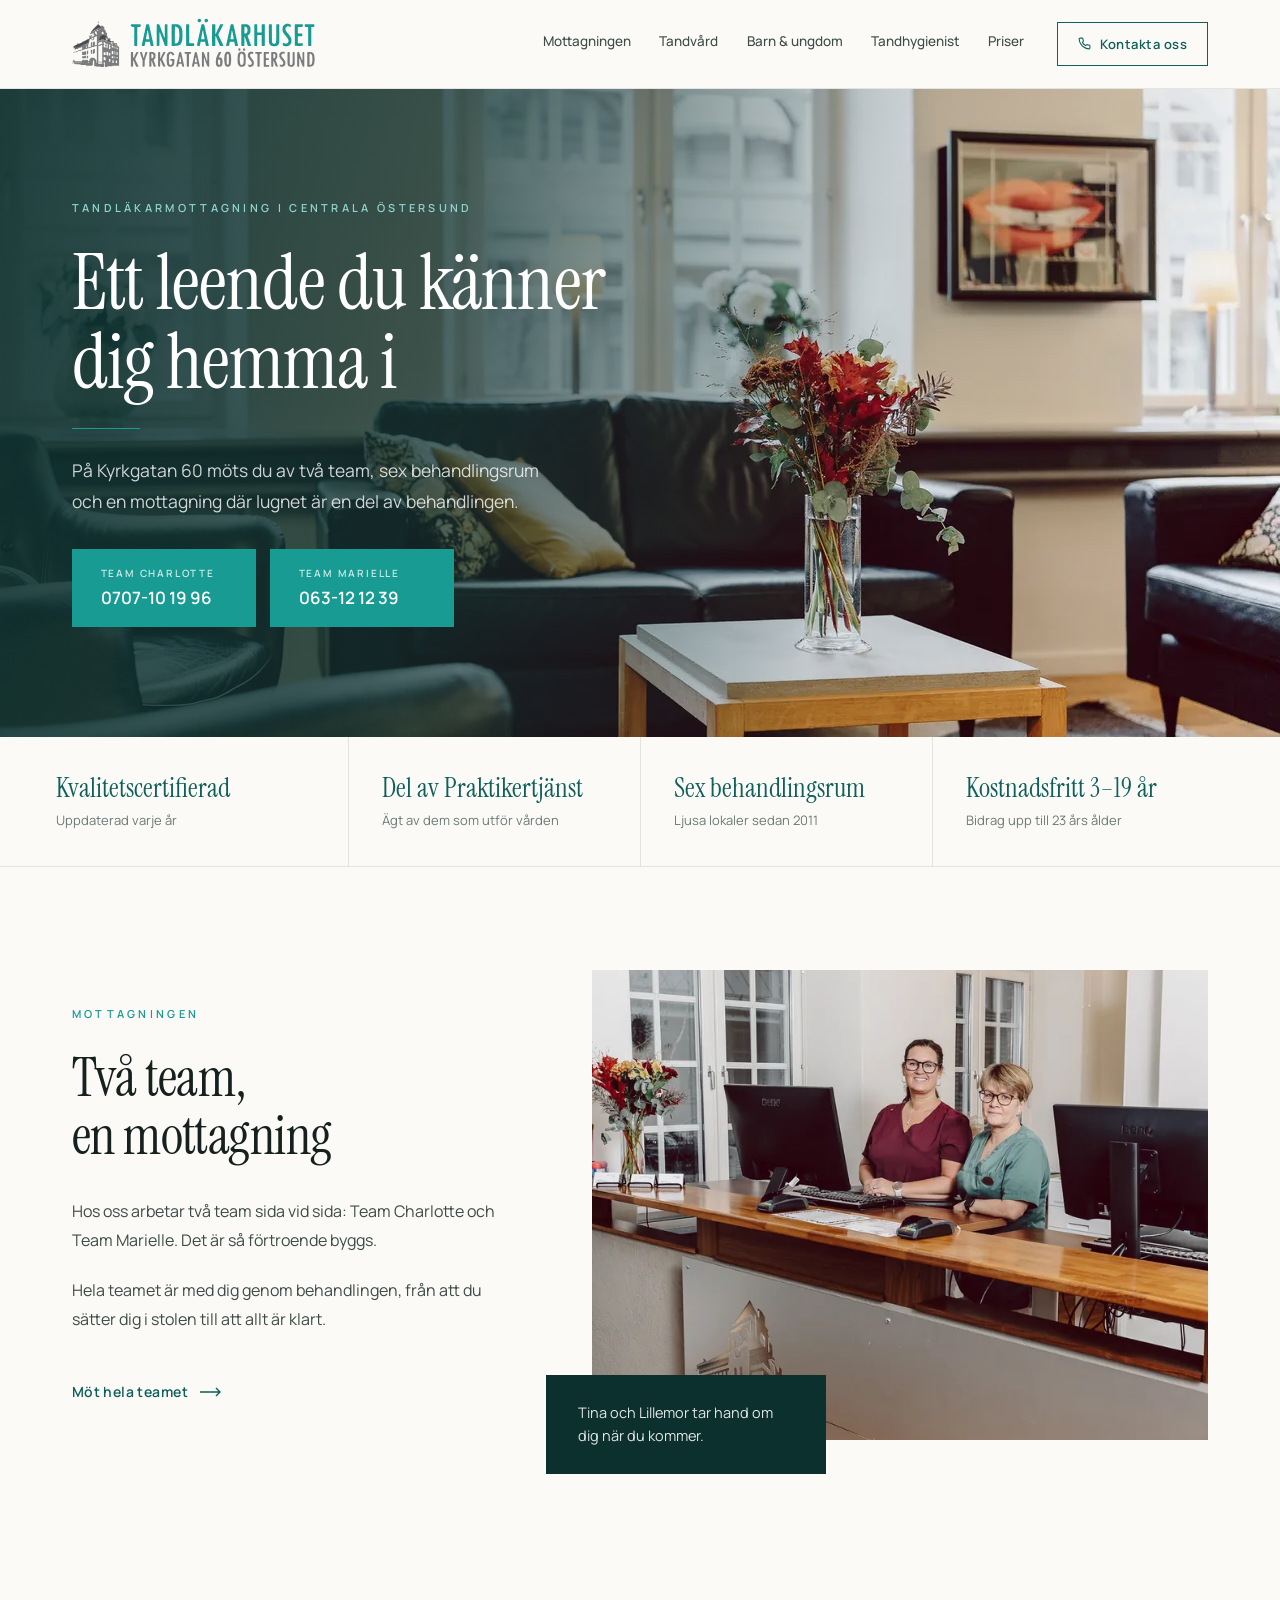
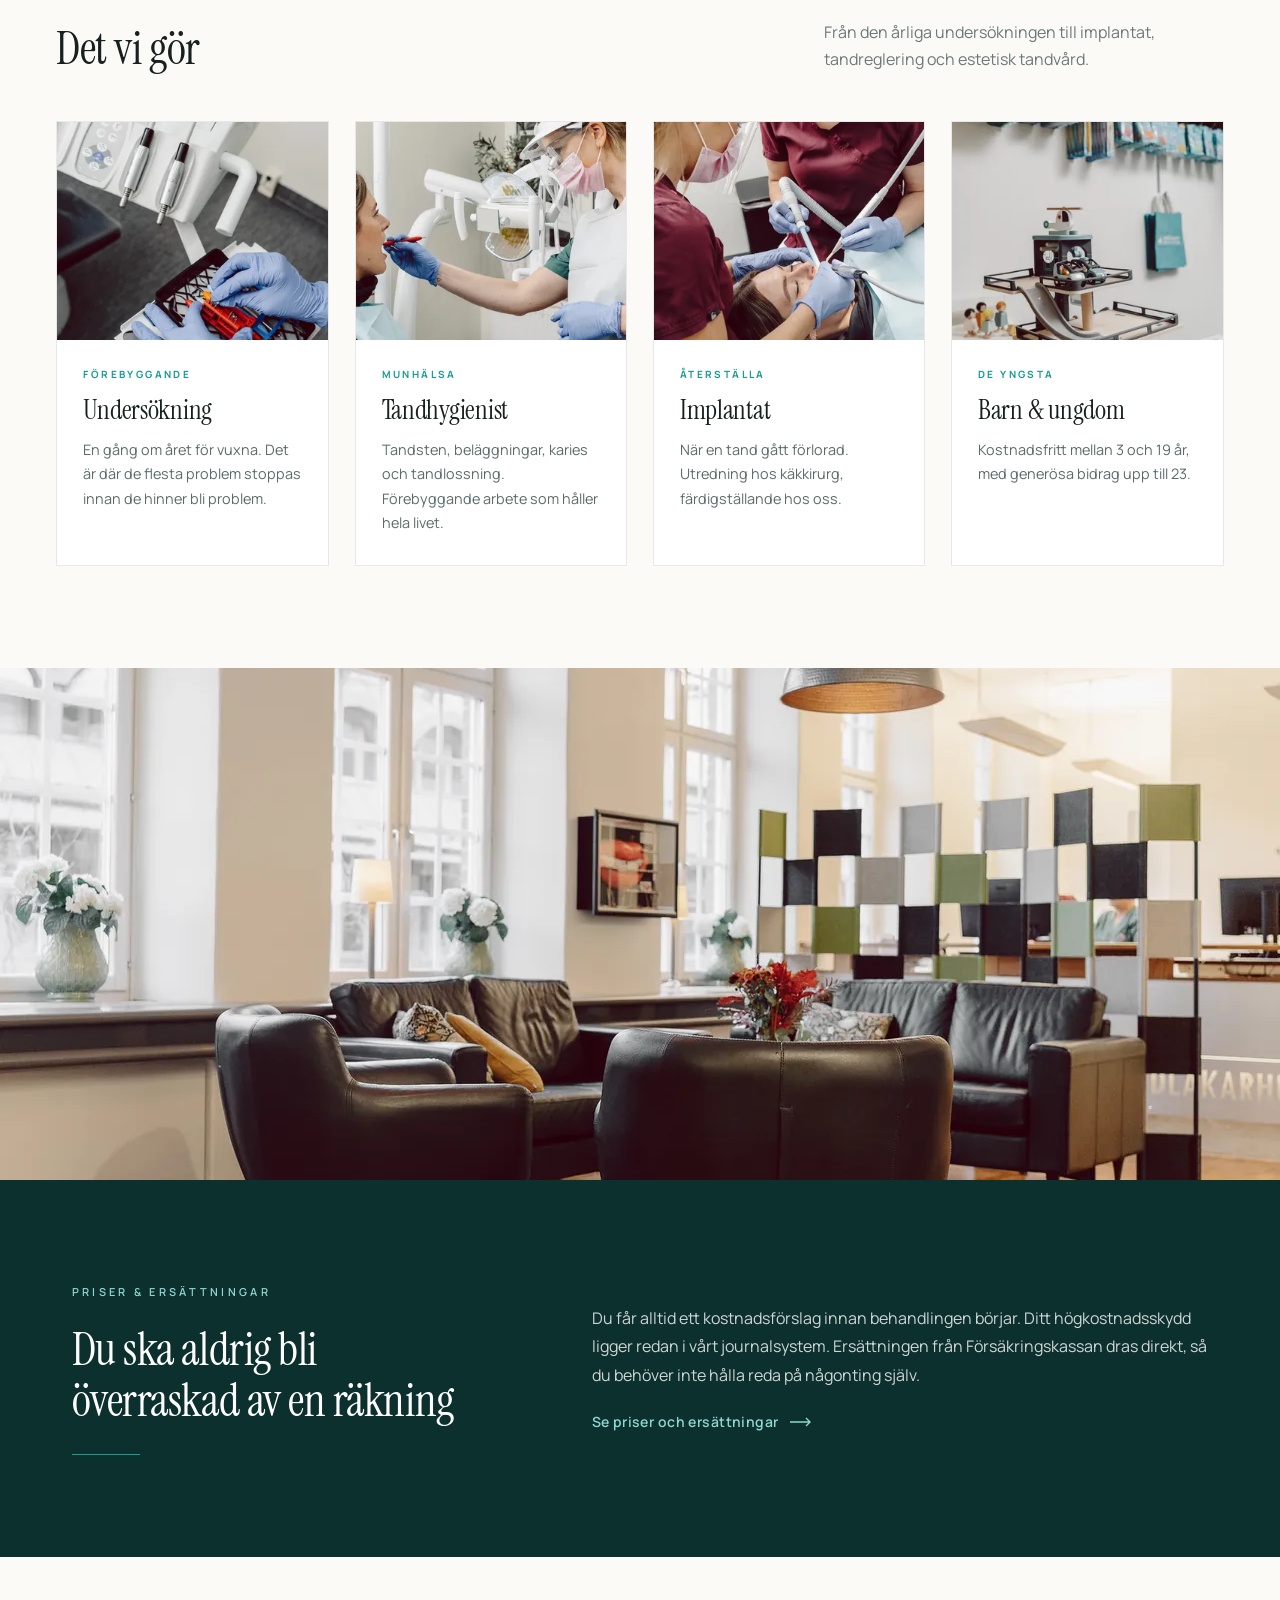
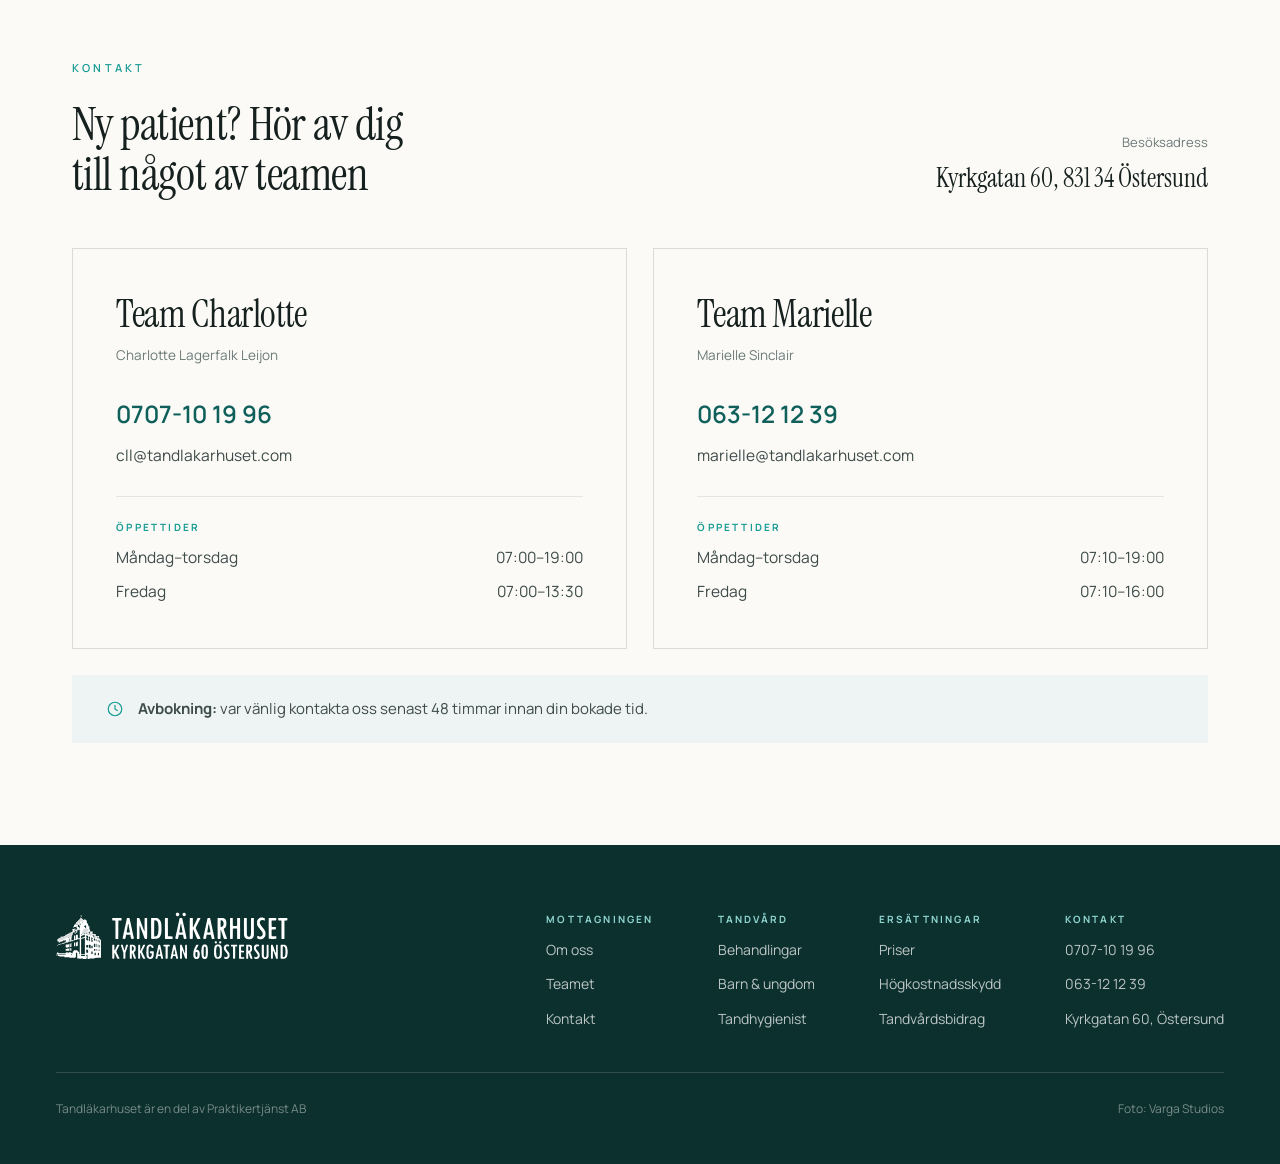
<file: index.html>
<!doctype html>
<html lang="sv">
<head>
<meta charset="utf-8">
<meta name="viewport" content="width=device-width, initial-scale=1">
<title>Tandläkare i Östersund | Tandläkarhuset, Kyrkgatan 60</title>
<meta name="description" content="Tandläkarmottagning mitt i Östersund med två team och sex behandlingsrum. Kostnadsfri tandvård för barn 3–19 år. Ring 0707-10 19 96 eller 063-12 12 39.">
<link rel="canonical" href="https://www.tandlakarhuset.com/">

<meta property="og:type" content="website">
<meta property="og:locale" content="sv_SE">
<meta property="og:site_name" content="Tandläkarhuset Östersund">
<meta property="og:title" content="Tandläkare i Östersund | Tandläkarhuset, Kyrkgatan 60">
<meta property="og:description" content="Tandläkarmottagning mitt i Östersund med två team och sex behandlingsrum. Kostnadsfri tandvård för barn 3–19 år. Ring 0707-10 19 96 eller 063-12 12 39.">
<meta property="og:image" content="assets/img/hero-1280.jpg">
<meta name="twitter:card" content="summary_large_image">
<meta name="theme-color" content="#0C302E">

<link rel="icon" href="assets/img/favicon.svg" type="image/svg+xml">
<link rel="apple-touch-icon" href="assets/img/apple-touch-icon.png">

<link rel="preconnect" href="https://fonts.googleapis.com">
<link rel="preconnect" href="https://fonts.gstatic.com" crossorigin>
<link rel="stylesheet" href="https://fonts.googleapis.com/css2?family=Instrument+Serif:ital@0;1&family=Manrope:wght@400;500;600;700&display=swap">
<link rel="stylesheet" href="assets/css/style.css?v=7">
<link rel="preload" as="image" href="assets/img/hero-1920.webp" type="image/webp" imagesrcset="assets/img/hero-768.webp 768w, assets/img/hero-1280.webp 1280w, assets/img/hero-1920.webp 1920w, assets/img/hero-2560.webp 2560w" imagesizes="100vw" fetchpriority="high">
</head>
<body>
<a class="skip" href="#innehall">Hoppa till innehållet</a>

<!-- ══ Topbar ═══════════════════════════════════════════════════════════ -->
<header class="topbar">
  <div class="topbar__inre">
    <a class="logo" href="/" aria-label="Tandläkarhuset Östersund, till startsidan">
      <img src="assets/img/tandlakarhuset-logo.svg" alt="Tandläkarhuset, Kyrkgatan 60 Östersund" width="250" height="56">
    </a>
    <div class="topbar__hoger">
      <nav class="nav" aria-label="Huvudmeny">
        <a href="/mottagningen">Mottagningen</a>
        <a href="/tandvard">Tandvård</a>
        <a href="/barn-och-ungdom">Barn &amp; ungdom</a>
        <a href="/tandhygienist">Tandhygienist</a>
        <a href="/priser">Priser</a>
      </nav>
      <a class="kontakt-pill" href="/kontakt">
        <svg width="13" height="13" viewBox="0 0 24 24" fill="none" stroke="currentColor" stroke-width="2" stroke-linecap="round" stroke-linejoin="round" aria-hidden="true"><path d="M22 16.92v3a2 2 0 0 1-2.18 2 19.8 19.8 0 0 1-8.63-3.07 19.5 19.5 0 0 1-6-6A19.8 19.8 0 0 1 2.12 4.18 2 2 0 0 1 4.11 2h3a2 2 0 0 1 2 1.72c.13.96.36 1.9.7 2.81a2 2 0 0 1-.45 2.11L8.09 9.91a16 16 0 0 0 6 6l1.27-1.27a2 2 0 0 1 2.11-.45c.9.34 1.85.57 2.81.7A2 2 0 0 1 22 16.92z"/></svg>
        Kontakta oss
      </a>
      <button class="burgare" type="button" aria-expanded="false" aria-controls="mobilmeny" aria-label="Öppna menyn">
        <span></span><span></span><span></span>
      </button>
    </div>
  </div>
</header>

<div class="mobilmeny" id="mobilmeny">
  <nav aria-label="Meny">
    <a href="/" aria-current="page">Hem</a>
    <a href="/mottagningen">Mottagningen</a>
    <a href="/tandvard">Tandvård</a>
    <a href="/barn-och-ungdom">Barn &amp; ungdom</a>
    <a href="/tandhygienist">Tandhygienist</a>
    <a href="/priser">Priser</a>
    <a href="/kontakt">Kontakt</a>
  </nav>
  <div class="mobilmeny__tel">
    <a class="tel" href="tel:+46707101996"><span>TEAM CHARLOTTE</span><span>0707-10 19 96</span></a>
    <a class="tel" href="tel:+4663121239"><span>TEAM MARIELLE</span><span>063-12 12 39</span></a>
  </div>
</div>

<main id="innehall">

  <!-- ══ Hero ═══════════════════════════════════════════════════════════ -->
  <section class="hero">
    <picture>
      <source type="image/webp" sizes="100vw" srcset="assets/img/hero-768.webp 768w, assets/img/hero-1280.webp 1280w, assets/img/hero-1920.webp 1920w, assets/img/hero-2560.webp 2560w">
      <img class="hero__bild" src="assets/img/hero-1920.jpg" sizes="100vw"
           srcset="assets/img/hero-768.jpg 768w, assets/img/hero-1280.jpg 1280w, assets/img/hero-1920.jpg 1920w, assets/img/hero-2560.jpg 2560w"
           alt="Väntrummet på Tandläkarhuset med dagsljus genom stora fönster" width="1920" height="1080" fetchpriority="high">
    </picture>
    <div class="hero__skugga"></div>
    <div class="hero__inre">
      <span class="etikett etikett--ljus">Tandläkarmottagning i centrala Östersund</span>
      <h1 class="t-hero" style="color:#fff">Ett leende du känner <br class="d">dig hemma i</h1>
      <hr class="streck">
      <p class="brod brod--ljus brod--stor">På Kyrkgatan 60 möts du av två team, sex behandlingsrum och en mottagning där lugnet är en del av behandlingen.</p>
      <div class="tel-rad" style="margin-top:6px">
        <a class="tel" href="tel:+46707101996"><span>TEAM CHARLOTTE</span><span>0707-10 19 96</span></a>
        <a class="tel" href="tel:+4663121239"><span>TEAM MARIELLE</span><span>063-12 12 39</span></a>
      </div>
    </div>
  </section>

  <!-- ══ Förtroendeband ═════════════════════════════════════════════════ -->
  <section class="trust" aria-label="Om mottagningen i korthet">
    <div class="trust__rutnat">
      <div class="trust__post"><b>Kvalitetscertifierad</b><span>Uppdaterad varje år</span></div>
      <div class="trust__post"><b>Del av Praktikertjänst</b><span>Ägt av dem som utför vården</span></div>
      <div class="trust__post"><b>Sex behandlingsrum</b><span>Ljusa lokaler sedan 2011</span></div>
      <div class="trust__post"><b>Kostnadsfritt 3–19 år</b><span>Bidrag upp till 23 års ålder</span></div>
    </div>
  </section>

  <!-- ══ Två team ═══════════════════════════════════════════════════════ -->
  <section class="sektion">
    <div class="wrap split split--mitt">
      <div class="reveal">
        <span class="etikett" style="margin-bottom:26px">Mottagningen</span>
        <h2 class="t-stor" style="margin-bottom:32px">Två team, <br class="d">en mottagning</h2>
        <p class="brod" style="margin-bottom:22px">Hos oss arbetar två team sida vid sida: Team Charlotte och Team Marielle. Det är så förtroende byggs.</p>
        <p class="brod" style="margin-bottom:44px">Hela teamet är med dig genom behandlingen, från att du sätter dig i stolen till att allt är klart.</p>
        <a class="pil" href="/mottagningen">Möt hela teamet
          <svg width="22" height="10" viewBox="0 0 22 10" fill="none" stroke="currentColor" stroke-width="1.4" aria-hidden="true"><path d="M0 5h20M16 1l4 4-4 4"/></svg>
        </a>
      </div>
      <figure class="figur figur--reception reveal" style="margin:0">
        <picture>
          <source type="image/webp" sizes="(max-width: 900px) 100vw, 46vw" srcset="assets/img/reception-480.webp 480w, assets/img/reception-760.webp 760w, assets/img/reception-1000.webp 1000w, assets/img/reception-1400.webp 1400w">
          <img src="assets/img/reception-760.jpg" sizes="(max-width: 900px) 100vw, 46vw"
               srcset="assets/img/reception-480.jpg 480w, assets/img/reception-760.jpg 760w, assets/img/reception-1000.jpg 1000w, assets/img/reception-1400.jpg 1400w"
               alt="Receptionen på Tandläkarhuset" width="898" height="952" loading="lazy">
        </picture>
        <figcaption class="notis">Tina och Lillemor tar hand om dig när du kommer.</figcaption>
      </figure>
    </div>
  </section>

  <!-- ══ Det vi gör ═════════════════════════════════════════════════════ -->
  <section class="sektion" style="padding-top:clamp(52px,6vw,88px)">
    <div class="wrap wrap--bred">
      <div class="sekhuvud">
        <h2 class="t-2" style="max-width:480px">Det vi gör</h2>
        <p class="brod brod--dov" style="font-size:16px;line-height:1.7">Från den årliga undersökningen till implantat, tandreglering och estetisk tandvård.</p>
      </div>
      <div class="kort-rutnat">

        <a class="kort reveal" href="/tandvard">
          <picture>
            <source type="image/webp" sizes="(max-width: 560px) 100vw, (max-width: 1040px) 50vw, 25vw" srcset="assets/img/kort-undersokning-360.webp 360w, assets/img/kort-undersokning-560.webp 560w, assets/img/kort-undersokning-760.webp 760w">
            <img src="assets/img/kort-undersokning-560.jpg" sizes="(max-width: 560px) 100vw, (max-width: 1040px) 50vw, 25vw"
                 srcset="assets/img/kort-undersokning-360.jpg 360w, assets/img/kort-undersokning-560.jpg 560w, assets/img/kort-undersokning-760.jpg 760w"
                 alt="Instrument förberedda för undersökning" width="502" height="442" loading="lazy">
          </picture>
          <div class="kort__text">
            <span class="etikett etikett--tat" style="letter-spacing:.24em">Förebyggande</span>
            <h3 class="t-4">Undersökning</h3>
            <p class="brod--liten">En gång om året för vuxna. Det är där de flesta problem stoppas innan de hinner bli problem.</p>
          </div>
        </a>

        <a class="kort reveal" href="/tandhygienist">
          <picture>
            <source type="image/webp" sizes="(max-width: 560px) 100vw, (max-width: 1040px) 50vw, 25vw" srcset="assets/img/kort-tandhygienist-360.webp 360w, assets/img/kort-tandhygienist-560.webp 560w, assets/img/kort-tandhygienist-760.webp 760w">
            <img src="assets/img/kort-tandhygienist-560.jpg" sizes="(max-width: 560px) 100vw, (max-width: 1040px) 50vw, 25vw"
                 srcset="assets/img/kort-tandhygienist-360.jpg 360w, assets/img/kort-tandhygienist-560.jpg 560w, assets/img/kort-tandhygienist-760.jpg 760w"
                 alt="Tandhygienist i behandlingsrummet" width="502" height="442" loading="lazy">
          </picture>
          <div class="kort__text">
            <span class="etikett etikett--tat" style="letter-spacing:.24em">Munhälsa</span>
            <h3 class="t-4">Tandhygienist</h3>
            <p class="brod--liten">Tandsten, beläggningar, karies och tandlossning. Förebyggande arbete som håller hela livet.</p>
          </div>
        </a>

        <a class="kort reveal" href="/tandvard#implantat">
          <picture>
            <source type="image/webp" sizes="(max-width: 560px) 100vw, (max-width: 1040px) 50vw, 25vw" srcset="assets/img/kort-implantat-360.webp 360w, assets/img/kort-implantat-560.webp 560w, assets/img/kort-implantat-760.webp 760w">
            <img src="assets/img/kort-implantat-560.jpg" sizes="(max-width: 560px) 100vw, (max-width: 1040px) 50vw, 25vw"
                 srcset="assets/img/kort-implantat-360.jpg 360w, assets/img/kort-implantat-560.jpg 560w, assets/img/kort-implantat-760.jpg 760w"
                 alt="Tandläkare och tandsköterska under behandling" width="502" height="442" loading="lazy">
          </picture>
          <div class="kort__text">
            <span class="etikett etikett--tat" style="letter-spacing:.24em">Återställa</span>
            <h3 class="t-4">Implantat</h3>
            <p class="brod--liten">När en tand gått förlorad. Utredning hos käkkirurg, färdigställande hos oss.</p>
          </div>
        </a>

        <a class="kort reveal" href="/barn-och-ungdom">
          <picture>
            <source type="image/webp" sizes="(max-width: 560px) 100vw, (max-width: 1040px) 50vw, 25vw" srcset="assets/img/kort-barn-360.webp 360w, assets/img/kort-barn-560.webp 560w, assets/img/kort-barn-760.webp 760w">
            <img src="assets/img/kort-barn-560.jpg" sizes="(max-width: 560px) 100vw, (max-width: 1040px) 50vw, 25vw"
                 srcset="assets/img/kort-barn-360.jpg 360w, assets/img/kort-barn-560.jpg 560w, assets/img/kort-barn-760.jpg 760w"
                 alt="Leksak i väntrummet" width="502" height="442" loading="lazy">
          </picture>
          <div class="kort__text">
            <span class="etikett etikett--tat" style="letter-spacing:.24em">De yngsta</span>
            <h3 class="t-4">Barn &amp; ungdom</h3>
            <p class="brod--liten">Kostnadsfritt mellan 3 och 19 år, med generösa bidrag upp till 23.</p>
          </div>
        </a>

      </div>
    </div>
  </section>

  <!-- ══ Kliniken (bildband) ═══════════════════════════════════════════════════════ -->
  <section style="background:var(--dis)">
    <div class="bandbild">
      <picture>
        <source type="image/webp" sizes="100vw" srcset="assets/img/klinik-768.webp 768w, assets/img/klinik-1280.webp 1280w, assets/img/klinik-1920.webp 1920w, assets/img/klinik-2560.webp 2560w">
        <img src="assets/img/klinik-1920.jpg" sizes="100vw"
             srcset="assets/img/klinik-768.jpg 768w, assets/img/klinik-1280.jpg 1280w, assets/img/klinik-1920.jpg 1920w, assets/img/klinik-2560.jpg 2560w"
             alt="Väntrummet med dagsljus" width="3200" height="1400" loading="lazy">
      </picture>
    </div>
  </section>

  <!-- ══ Kostnad ════════════════════════════════════════════════════════ -->
  <section class="mork sektion">
    <div class="wrap split split--mitt">
      <div class="reveal">
        <span class="etikett etikett--ljus" style="margin-bottom:24px">Priser &amp; ersättningar</span>
        <h2 class="t-2" style="margin-bottom:28px">Du ska aldrig bli <br class="d">överraskad av en räkning</h2>
        <hr class="streck">
      </div>
      <div class="stack reveal">
        <p class="brod brod--ljus">Du får alltid ett kostnadsförslag innan behandlingen börjar. Ditt högkostnadsskydd ligger redan i vårt journalsystem. Ersättningen från Försäkringskassan dras direkt, så du behöver inte hålla reda på någonting själv.</p>
        <a class="pil pil--ljus" href="/priser">Se priser och ersättningar
          <svg width="22" height="10" viewBox="0 0 22 10" fill="none" stroke="currentColor" stroke-width="1.4" aria-hidden="true"><path d="M0 5h20M16 1l4 4-4 4"/></svg>
        </a>
      </div>
    </div>
  </section>

  <!-- ══ Kontakt ════════════════════════════════════════════════════════ -->
  <section class="sektion">
    <div class="wrap">
      <div class="sekhuvud">
        <div>
          <span class="etikett" style="margin-bottom:22px">Kontakt</span>
          <h2 class="t-2">Ny patient? Hör av dig <br class="d">till något av teamen</h2>
        </div>
        <div style="text-align:right">
          <div style="font-size:13px;color:var(--text-dov);margin-bottom:6px">Besöksadress</div>
          <address style="font-family:var(--serif);font-size:clamp(1.2rem,2vw,1.625rem);font-style:normal;color:var(--text)">Kyrkgatan 60, 831 34 Östersund</address>
        </div>
      </div>

      <div class="teamkort-rutnat" style="margin-bottom:26px">
        <div class="teamkort reveal">
          <div>
            <h3 class="t-3">Team Charlotte</h3>
            <span class="teamkort__namn">Charlotte Lagerfalk Leijon</span>
          </div>
          <div class="stack" style="--gap:9px">
            <a class="teamkort__tel" href="tel:+46707101996">0707-10 19 96</a>
            <a class="teamkort__epost" href="mailto:cll@tandlakarhuset.com">cll@tandlakarhuset.com</a>
          </div>
          <div class="teamkort__tider">
            <span class="etikett etikett--tat">Öppettider</span>
            <div><span>Måndag–torsdag</span><span>07:00–19:00</span></div>
            <div><span>Fredag</span><span>07:00–13:30</span></div>
          </div>
        </div>

        <div class="teamkort reveal">
          <div>
            <h3 class="t-3">Team Marielle</h3>
            <span class="teamkort__namn">Marielle Sinclair</span>
          </div>
          <div class="stack" style="--gap:9px">
            <a class="teamkort__tel" href="tel:+4663121239">063-12 12 39</a>
            <a class="teamkort__epost" href="mailto:marielle@tandlakarhuset.com">marielle@tandlakarhuset.com</a>
          </div>
          <div class="teamkort__tider">
            <span class="etikett etikett--tat">Öppettider</span>
            <div><span>Måndag–torsdag</span><span>07:10–19:00</span></div>
            <div><span>Fredag</span><span>07:10–16:00</span></div>
          </div>
        </div>
      </div>

      <p class="avbokning">
        <svg width="18" height="18" viewBox="0 0 24 24" fill="none" stroke="#179B93" stroke-width="1.6" aria-hidden="true"><circle cx="12" cy="12" r="9"/><path d="M12 7v5l3 2" stroke-linecap="round"/></svg>
        <span><strong style="font-weight:700">Avbokning:</strong> var vänlig kontakta oss senast 48 timmar innan din bokade tid.</span>
      </p>
    </div>
  </section>

</main>

<!-- ══ Sidfot ═══════════════════════════════════════════════════════════ -->
<footer class="sidfot">
  <div class="wrap wrap--bred">
    <div class="sidfot__topp">
      <a class="sidfot__logo" href="/" aria-label="Till startsidan">
        <img src="assets/img/tandlakarhuset-logo-vit.svg" alt="Tandläkarhuset" width="232" height="52" loading="lazy">
      </a>
      <div class="sidfot__kolumner">
        <div class="sidfot__kol">
          <span class="etikett etikett--tat etikett--ljus">Mottagningen</span>
          <a href="/mottagningen">Om oss</a>
          <a href="/mottagningen#teamet">Teamet</a>
          <a href="/kontakt">Kontakt</a>
        </div>
        <div class="sidfot__kol">
          <span class="etikett etikett--tat etikett--ljus">Tandvård</span>
          <a href="/tandvard">Behandlingar</a>
          <a href="/barn-och-ungdom">Barn &amp; ungdom</a>
          <a href="/tandhygienist">Tandhygienist</a>
        </div>
        <div class="sidfot__kol">
          <span class="etikett etikett--tat etikett--ljus">Ersättningar</span>
          <a href="/priser">Priser</a>
          <a href="/priser#ersattningar">Högkostnadsskydd</a>
          <a href="/priser#ersattningar">Tandvårdsbidrag</a>
        </div>
        <div class="sidfot__kol">
          <span class="etikett etikett--tat etikett--ljus">Kontakt</span>
          <a href="tel:+46707101996">0707-10 19 96</a>
          <a href="tel:+4663121239">063-12 12 39</a>
          <a href="https://maps.google.com/?q=Kyrkgatan+60,+831+34+Östersund" target="_blank" rel="noopener">Kyrkgatan 60, Östersund</a>
        </div>
      </div>
    </div>
    <div class="sidfot__botten">
      <span>Tandläkarhuset är en del av Praktikertjänst AB</span>
      <span>Foto: Varga Studios</span>
    </div>
  </div>
</footer>

<script src="assets/js/site.js?v=3" defer></script>
<script type="application/ld+json">
{
  "@context": "https://schema.org",
  "@type": "Dentist",
  "name": "Tandläkarhuset Östersund",
  "description": "Tandläkarmottagning på Kyrkgatan 60 i centrala Östersund. Två team, sex behandlingsrum, kostnadsfri tandvård 3–19 år.",
  "url": "https://www.tandlakarhuset.com/",
  "image": "assets/img/hero-1280.jpg",
  "logo": "assets/img/tandlakarhuset-logo.svg",
  "telephone": "+46707101996",
  "email": "cll@tandlakarhuset.com",
  "parentOrganization": { "@type": "Organization", "name": "Praktikertjänst AB" },
  "address": {
    "@type": "PostalAddress",
    "streetAddress": "Kyrkgatan 60",
    "postalCode": "831 34",
    "addressLocality": "Östersund",
    "addressRegion": "Jämtlands län",
    "addressCountry": "SE"
  },
  "geo": { "@type": "GeoCoordinates", "latitude": 63.1792, "longitude": 14.6357 },
  "openingHoursSpecification": [
    { "@type": "OpeningHoursSpecification", "dayOfWeek": ["Monday","Tuesday","Wednesday","Thursday"], "opens": "07:00", "closes": "19:00" },
    { "@type": "OpeningHoursSpecification", "dayOfWeek": "Friday", "opens": "07:00", "closes": "16:00" }
  ],
  "areaServed": { "@type": "City", "name": "Östersund" },
  "availableService": [
    { "@type": "MedicalProcedure", "name": "Undersökning" },
    { "@type": "MedicalProcedure", "name": "Tandhygienistbehandling" },
    { "@type": "MedicalProcedure", "name": "Implantat" },
    { "@type": "MedicalProcedure", "name": "Tandreglering" },
    { "@type": "MedicalProcedure", "name": "Estetisk tandvård och tandblekning" },
    { "@type": "MedicalProcedure", "name": "Tobaksavvänjning" }
  ]
}
</script>
</body>
</html>
</file>
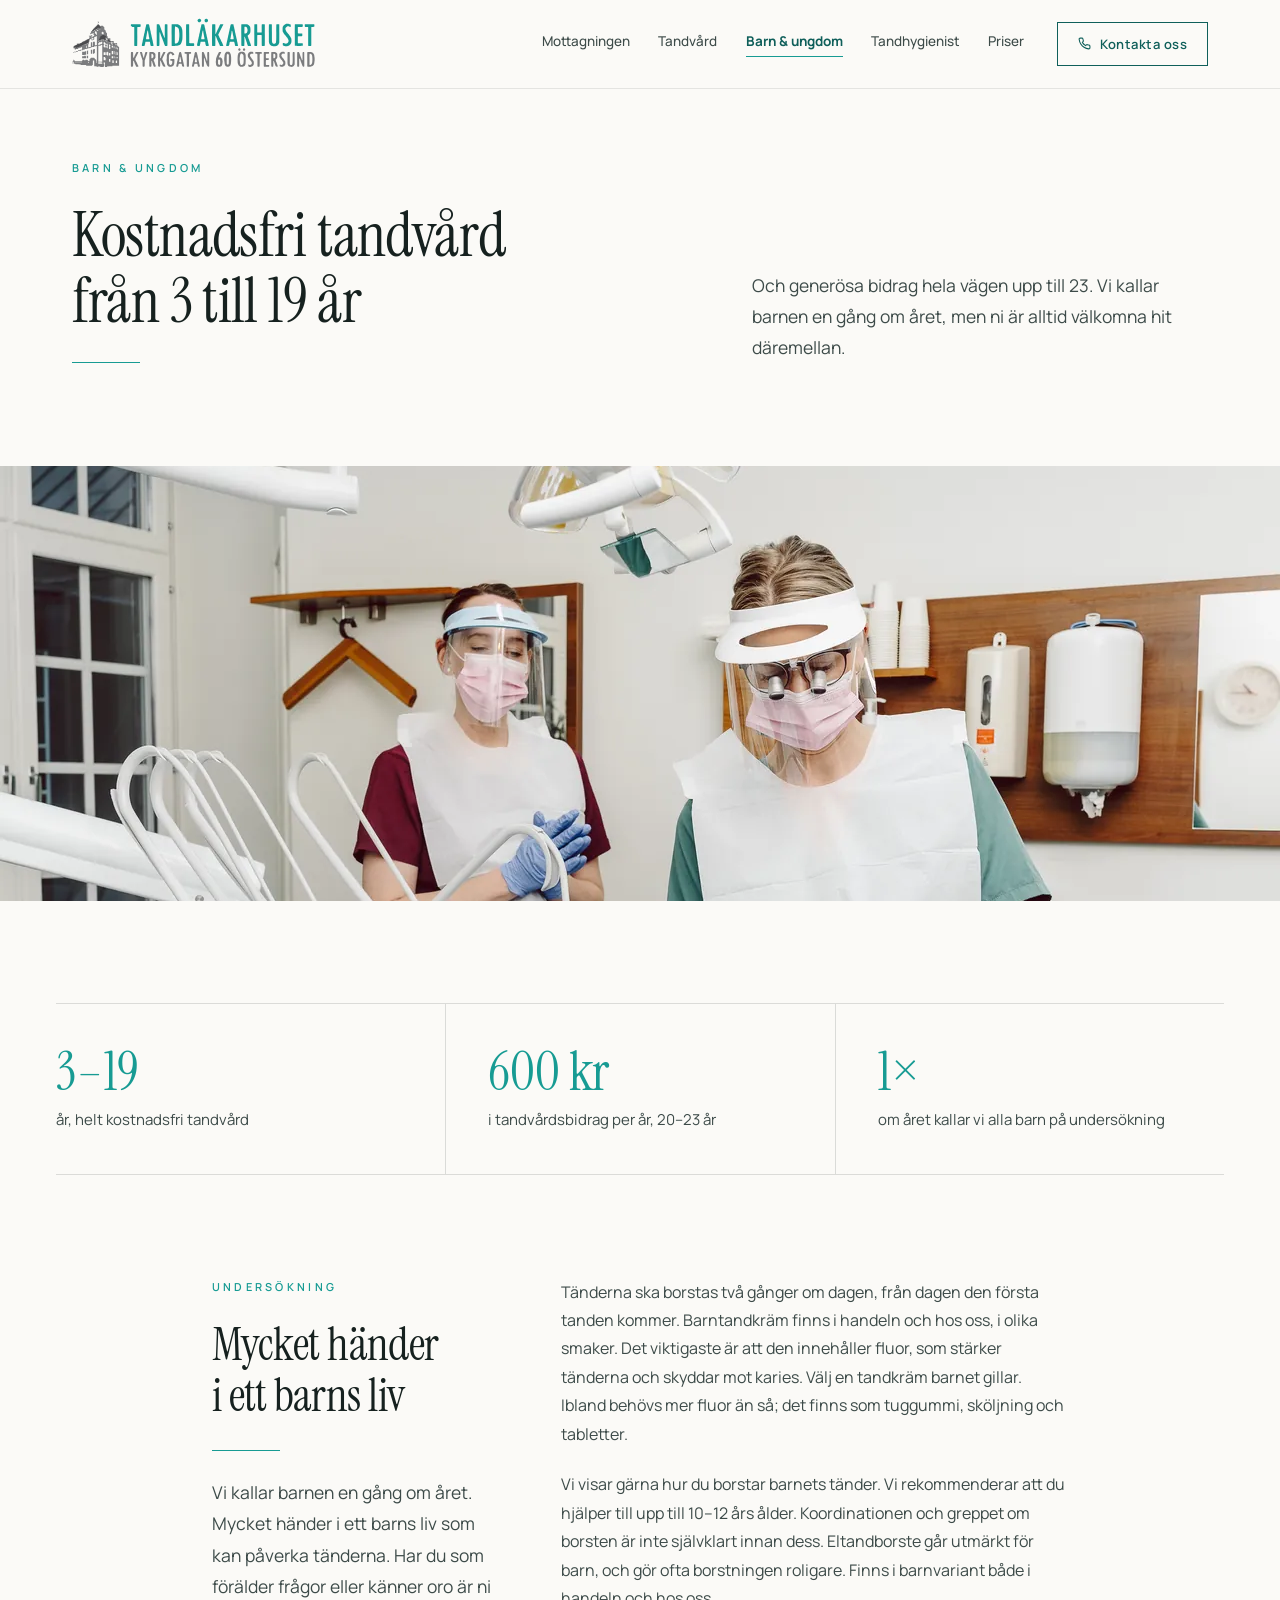
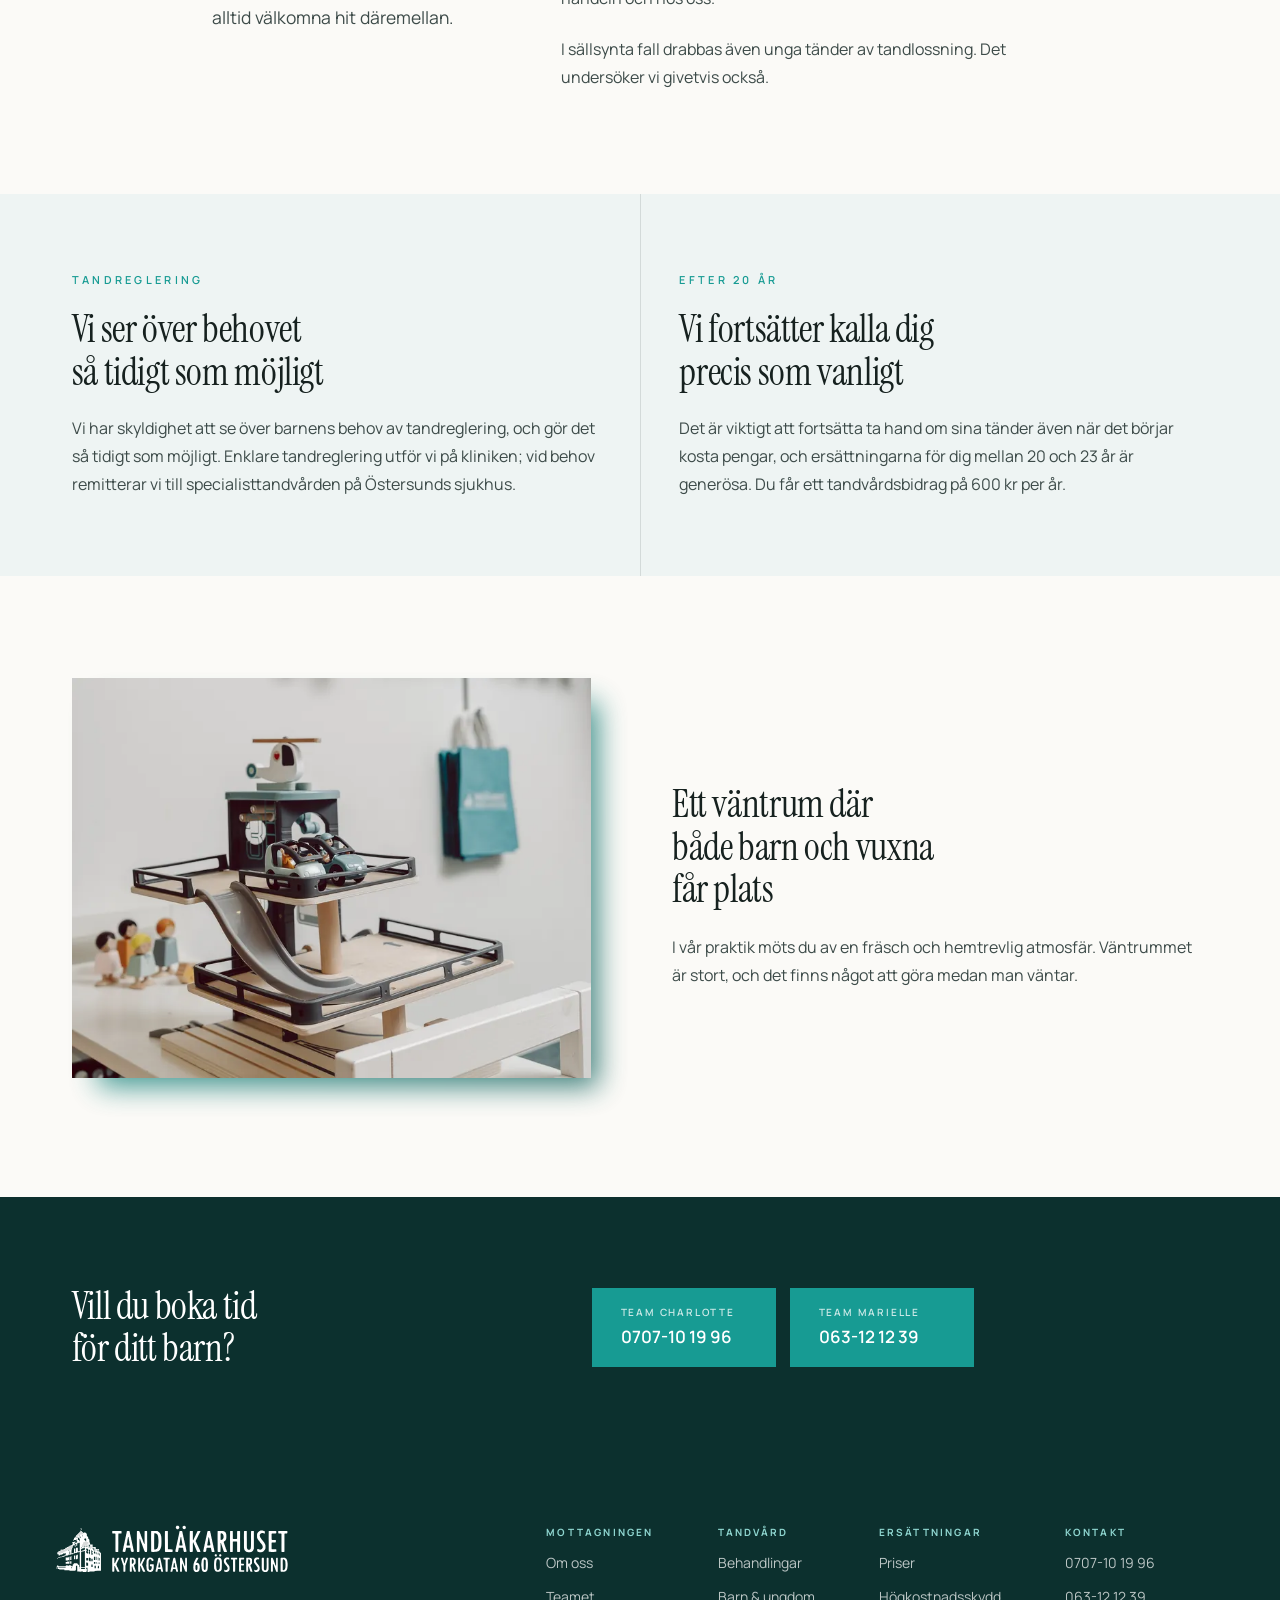
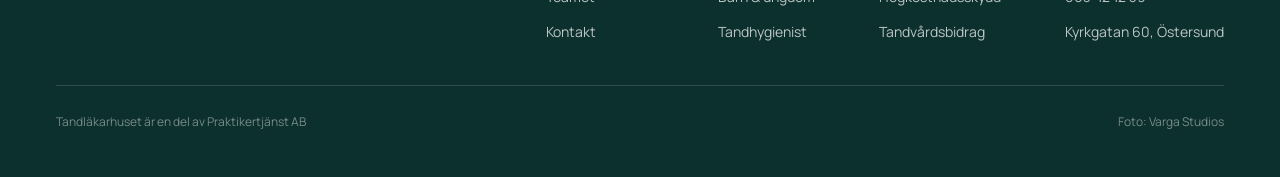
<file: barn-och-ungdom.html>
<!doctype html>
<html lang="sv">
<head>
<meta charset="utf-8">
<meta name="viewport" content="width=device-width, initial-scale=1">
<title>Barntandvård i Östersund | Tandläkarhuset</title>
<meta name="description" content="Kostnadsfri tandvård från 3 till 19 år och tandvårdsbidrag på 600 kr per år upp till 23. Vi kallar barnen en gång om året och visar gärna hur du borstar.">
<link rel="canonical" href="https://www.tandlakarhuset.com/barn-och-ungdom">

<meta property="og:type" content="website">
<meta property="og:locale" content="sv_SE">
<meta property="og:site_name" content="Tandläkarhuset Östersund">
<meta property="og:title" content="Barntandvård i Östersund | Tandläkarhuset">
<meta property="og:description" content="Kostnadsfri tandvård från 3 till 19 år och tandvårdsbidrag på 600 kr per år upp till 23. Vi kallar barnen en gång om året och visar gärna hur du borstar.">
<meta property="og:image" content="assets/img/banner-barn-1280.jpg">
<meta name="twitter:card" content="summary_large_image">
<meta name="theme-color" content="#0C302E">

<link rel="icon" href="assets/img/favicon.svg" type="image/svg+xml">
<link rel="apple-touch-icon" href="assets/img/apple-touch-icon.png">

<link rel="preconnect" href="https://fonts.googleapis.com">
<link rel="preconnect" href="https://fonts.gstatic.com" crossorigin>
<link rel="stylesheet" href="https://fonts.googleapis.com/css2?family=Instrument+Serif:ital@0;1&family=Manrope:wght@400;500;600;700&display=swap">
<link rel="stylesheet" href="assets/css/style.css?v=7">
</head>
<body>
<a class="skip" href="#innehall">Hoppa till innehållet</a>

<!-- ══ Topbar ═══════════════════════════════════════════════════════════ -->
<header class="topbar">
  <div class="topbar__inre">
    <a class="logo" href="/" aria-label="Tandläkarhuset Östersund, till startsidan">
      <img src="assets/img/tandlakarhuset-logo.svg" alt="Tandläkarhuset, Kyrkgatan 60 Östersund" width="250" height="56">
    </a>
    <div class="topbar__hoger">
      <nav class="nav" aria-label="Huvudmeny">
        <a href="/mottagningen">Mottagningen</a>
        <a href="/tandvard">Tandvård</a>
        <a href="/barn-och-ungdom" aria-current="page">Barn &amp; ungdom</a>
        <a href="/tandhygienist">Tandhygienist</a>
        <a href="/priser">Priser</a>
      </nav>
      <a class="kontakt-pill" href="/kontakt">
        <svg width="13" height="13" viewBox="0 0 24 24" fill="none" stroke="currentColor" stroke-width="2" stroke-linecap="round" stroke-linejoin="round" aria-hidden="true"><path d="M22 16.92v3a2 2 0 0 1-2.18 2 19.8 19.8 0 0 1-8.63-3.07 19.5 19.5 0 0 1-6-6A19.8 19.8 0 0 1 2.12 4.18 2 2 0 0 1 4.11 2h3a2 2 0 0 1 2 1.72c.13.96.36 1.9.7 2.81a2 2 0 0 1-.45 2.11L8.09 9.91a16 16 0 0 0 6 6l1.27-1.27a2 2 0 0 1 2.11-.45c.9.34 1.85.57 2.81.7A2 2 0 0 1 22 16.92z"/></svg>
        Kontakta oss
      </a>
      <button class="burgare" type="button" aria-expanded="false" aria-controls="mobilmeny" aria-label="Öppna menyn">
        <span></span><span></span><span></span>
      </button>
    </div>
  </div>
</header>

<div class="mobilmeny" id="mobilmeny">
  <nav aria-label="Meny">
    <a href="/">Hem</a>
    <a href="/mottagningen">Mottagningen</a>
    <a href="/tandvard">Tandvård</a>
    <a href="/barn-och-ungdom" aria-current="page">Barn &amp; ungdom</a>
    <a href="/tandhygienist">Tandhygienist</a>
    <a href="/priser">Priser</a>
    <a href="/kontakt">Kontakt</a>
  </nav>
  <div class="mobilmeny__tel">
    <a class="tel" href="tel:+46707101996"><span>TEAM CHARLOTTE</span><span>0707-10 19 96</span></a>
    <a class="tel" href="tel:+4663121239"><span>TEAM MARIELLE</span><span>063-12 12 39</span></a>
  </div>
</div>

<main id="innehall">

  <!-- ══ Sidhuvud ═══════════════════════════════════════════════════════ -->
  <section class="sektion sektion--botten" style="padding-top:var(--rytm-s)">
    <div class="wrap split split--botten sidhuvud">
      <div>
        <span class="etikett" style="margin-bottom:26px">Barn &amp; ungdom</span>
        <h1 class="t-sida" style="margin-bottom:28px">Kostnadsfri tandvård <br class="d">från 3 till 19 år</h1>
        <hr class="streck">
      </div>
      <p class="brod brod--stor">Och generösa bidrag hela vägen upp till 23. Vi kallar barnen en gång om året, men ni är alltid välkomna hit däremellan.</p>
    </div>
  </section>

  <div class="toppbild" style="--bildlage:center 22%">
    <picture>
          <source type="image/webp" sizes="100vw" srcset="assets/img/banner-barn-768.webp 768w, assets/img/banner-barn-1280.webp 1280w, assets/img/banner-barn-1920.webp 1920w, assets/img/banner-barn-2400.webp 2400w">
          <img src="assets/img/banner-barn-1280.jpg" sizes="100vw"
               srcset="assets/img/banner-barn-768.jpg 768w, assets/img/banner-barn-1280.jpg 1280w, assets/img/banner-barn-1920.jpg 1920w, assets/img/banner-barn-2400.jpg 2400w"
               alt="Barn i behandlingsstolen" width="2160" height="880" fetchpriority="high">
        </picture>
  </div>

  <!-- ══ Tre siffror ════════════════════════════════════════════════════ -->
  <section class="sektion">
    <div class="wrap wrap--bred">
      <div class="siffror">
        <div class="reveal"><b>3–19</b><span>år, helt kostnadsfri tandvård</span></div>
        <div class="reveal"><b>600 kr</b><span>i tandvårdsbidrag per år, 20–23 år</span></div>
        <div class="reveal"><b>1×</b><span>om året kallar vi alla barn på undersökning</span></div>
      </div>
    </div>
  </section>

  <!-- ══ Undersökning ═══════════════════════════════════════════════════ -->
  <section class="sektion--botten">
    <div class="wrap wrap--smal split uppslag">
      <div class="uppslag__huvud reveal">
        <span class="etikett" style="margin-bottom:24px">Undersökning</span>
        <h2 class="t-2">Mycket händer <br class="d">i ett barns liv</h2>
        <hr class="streck" style="margin:clamp(22px,3vw,30px) 0 26px">
        <p class="brod brod--stor">Vi kallar barnen en gång om året. Mycket händer i ett barns liv som kan påverka tänderna. Har du som förälder frågor eller känner oro är ni alltid välkomna hit däremellan.</p>
      </div>
      <div class="stack reveal">
        <p class="brod">Tänderna ska borstas två gånger om dagen, från dagen den första tanden kommer. Barntandkräm finns i handeln och hos oss, i olika smaker. Det viktigaste är att den innehåller fluor, som stärker tänderna och skyddar mot karies. Välj en tandkräm barnet gillar. Ibland behövs mer fluor än så; det finns som tuggummi, sköljning och tabletter.</p>
        <p class="brod">Vi visar gärna hur du borstar barnets tänder. Vi rekommenderar att du hjälper till upp till 10–12 års ålder. Koordinationen och greppet om borsten är inte självklart innan dess. Eltandborste går utmärkt för barn, och gör ofta borstningen roligare. Finns i barnvariant både i handeln och hos oss.</p>
        <p class="brod">I sällsynta fall drabbas även unga tänder av tandlossning. Det undersöker vi givetvis också.</p>
      </div>
    </div>
  </section>

  <!-- ══ Tandreglering + efter 20 ═══════════════════════════════════════ -->
  <section style="background:var(--dis)">
    <div class="wrap split split--jamn" style="gap:0">
      <div class="stack" style="--gap:20px;padding:clamp(44px,6vw,96px) clamp(0px,3vw,60px) clamp(44px,6vw,96px) 0">
        <span class="etikett">Tandreglering</span>
        <h2 class="t-3">Vi ser över behovet <br class="d">så tidigt som möjligt</h2>
        <p class="brod">Vi har skyldighet att se över barnens behov av tandreglering, och gör det så tidigt som möjligt. Enklare tandreglering utför vi på kliniken; vid behov remitterar vi till specialisttandvården på Östersunds sjukhus.</p>
      </div>
      <div class="stack barn-hoger" style="--gap:20px;padding:clamp(44px,6vw,96px) 0 clamp(44px,6vw,96px) clamp(0px,3vw,60px)">
        <span class="etikett">Efter 20 år</span>
        <h2 class="t-3">Vi fortsätter kalla dig <br class="d">precis som vanligt</h2>
        <p class="brod">Det är viktigt att fortsätta ta hand om sina tänder även när det börjar kosta pengar, och ersättningarna för dig mellan 20 och 23 år är generösa. Du får ett tandvårdsbidrag på 600 kr per år.</p>
      </div>
    </div>
  </section>
  <style>
    @media (min-width: 901px) { .barn-hoger { border-left: 1px solid rgba(22,33,31,.12); } }
    @media (max-width: 900px) { .barn-hoger { border-top: 1px solid rgba(22,33,31,.12); } }
  </style>

  <!-- ══ Väntrum ════════════════════════════════════════════════════════ -->
  <section class="sektion">
    <div class="wrap split split--bild-vanster split--mitt">
      <div class="figur figur--kvot figur--ram reveal" style="--kvot:1.3">
        <picture>
          <source type="image/webp" sizes="(max-width: 900px) 100vw, 46vw" srcset="assets/img/vantrum2-480.webp 480w, assets/img/vantrum2-760.webp 760w, assets/img/vantrum2-1040.webp 1040w, assets/img/vantrum2-1400.webp 1400w">
          <img src="assets/img/vantrum2-760.jpg" sizes="(max-width: 900px) 100vw, 46vw"
               srcset="assets/img/vantrum2-480.jpg 480w, assets/img/vantrum2-760.jpg 760w, assets/img/vantrum2-1040.jpg 1040w, assets/img/vantrum2-1400.jpg 1400w"
               alt="Leksak i väntrummet" width="1400" height="1077" loading="lazy">
        </picture>
      </div>
      <div class="stack reveal">
        <h2 class="t-3">Ett väntrum där <br class="d">både barn och vuxna <br class="d">får plats</h2>
        <p class="brod">I vår praktik möts du av en fräsch och hemtrevlig atmosfär. Väntrummet är stort, och det finns något att göra medan man väntar.</p>
      </div>
    </div>
  </section>

  <!-- ══ Avslut ═════════════════════════════════════════════════════════ -->
  <section class="mork" style="padding-block:clamp(56px,7vw,88px)">
    <div class="wrap split split--mitt">
      <h2 class="t-3" style="color:#fff">Vill du boka tid <br class="d">för ditt barn?</h2>
      <div class="tel-rad">
        <a class="tel" href="tel:+46707101996"><span>TEAM CHARLOTTE</span><span>0707-10 19 96</span></a>
        <a class="tel" href="tel:+4663121239"><span>TEAM MARIELLE</span><span>063-12 12 39</span></a>
      </div>
    </div>
  </section>

</main>

<!-- ══ Sidfot ═══════════════════════════════════════════════════════════ -->
<footer class="sidfot">
  <div class="wrap wrap--bred">
    <div class="sidfot__topp">
      <a class="sidfot__logo" href="/" aria-label="Till startsidan">
        <img src="assets/img/tandlakarhuset-logo-vit.svg" alt="Tandläkarhuset" width="232" height="52" loading="lazy">
      </a>
      <div class="sidfot__kolumner">
        <div class="sidfot__kol">
          <span class="etikett etikett--tat etikett--ljus">Mottagningen</span>
          <a href="/mottagningen">Om oss</a>
          <a href="/mottagningen#teamet">Teamet</a>
          <a href="/kontakt">Kontakt</a>
        </div>
        <div class="sidfot__kol">
          <span class="etikett etikett--tat etikett--ljus">Tandvård</span>
          <a href="/tandvard">Behandlingar</a>
          <a href="/barn-och-ungdom">Barn &amp; ungdom</a>
          <a href="/tandhygienist">Tandhygienist</a>
        </div>
        <div class="sidfot__kol">
          <span class="etikett etikett--tat etikett--ljus">Ersättningar</span>
          <a href="/priser">Priser</a>
          <a href="/priser#ersattningar">Högkostnadsskydd</a>
          <a href="/priser#ersattningar">Tandvårdsbidrag</a>
        </div>
        <div class="sidfot__kol">
          <span class="etikett etikett--tat etikett--ljus">Kontakt</span>
          <a href="tel:+46707101996">0707-10 19 96</a>
          <a href="tel:+4663121239">063-12 12 39</a>
          <a href="https://maps.google.com/?q=Kyrkgatan+60,+831+34+Östersund" target="_blank" rel="noopener">Kyrkgatan 60, Östersund</a>
        </div>
      </div>
    </div>
    <div class="sidfot__botten">
      <span>Tandläkarhuset är en del av Praktikertjänst AB</span>
      <span>Foto: Varga Studios</span>
    </div>
  </div>
</footer>

<script src="assets/js/site.js?v=3" defer></script>
</body>
</html>
</file>
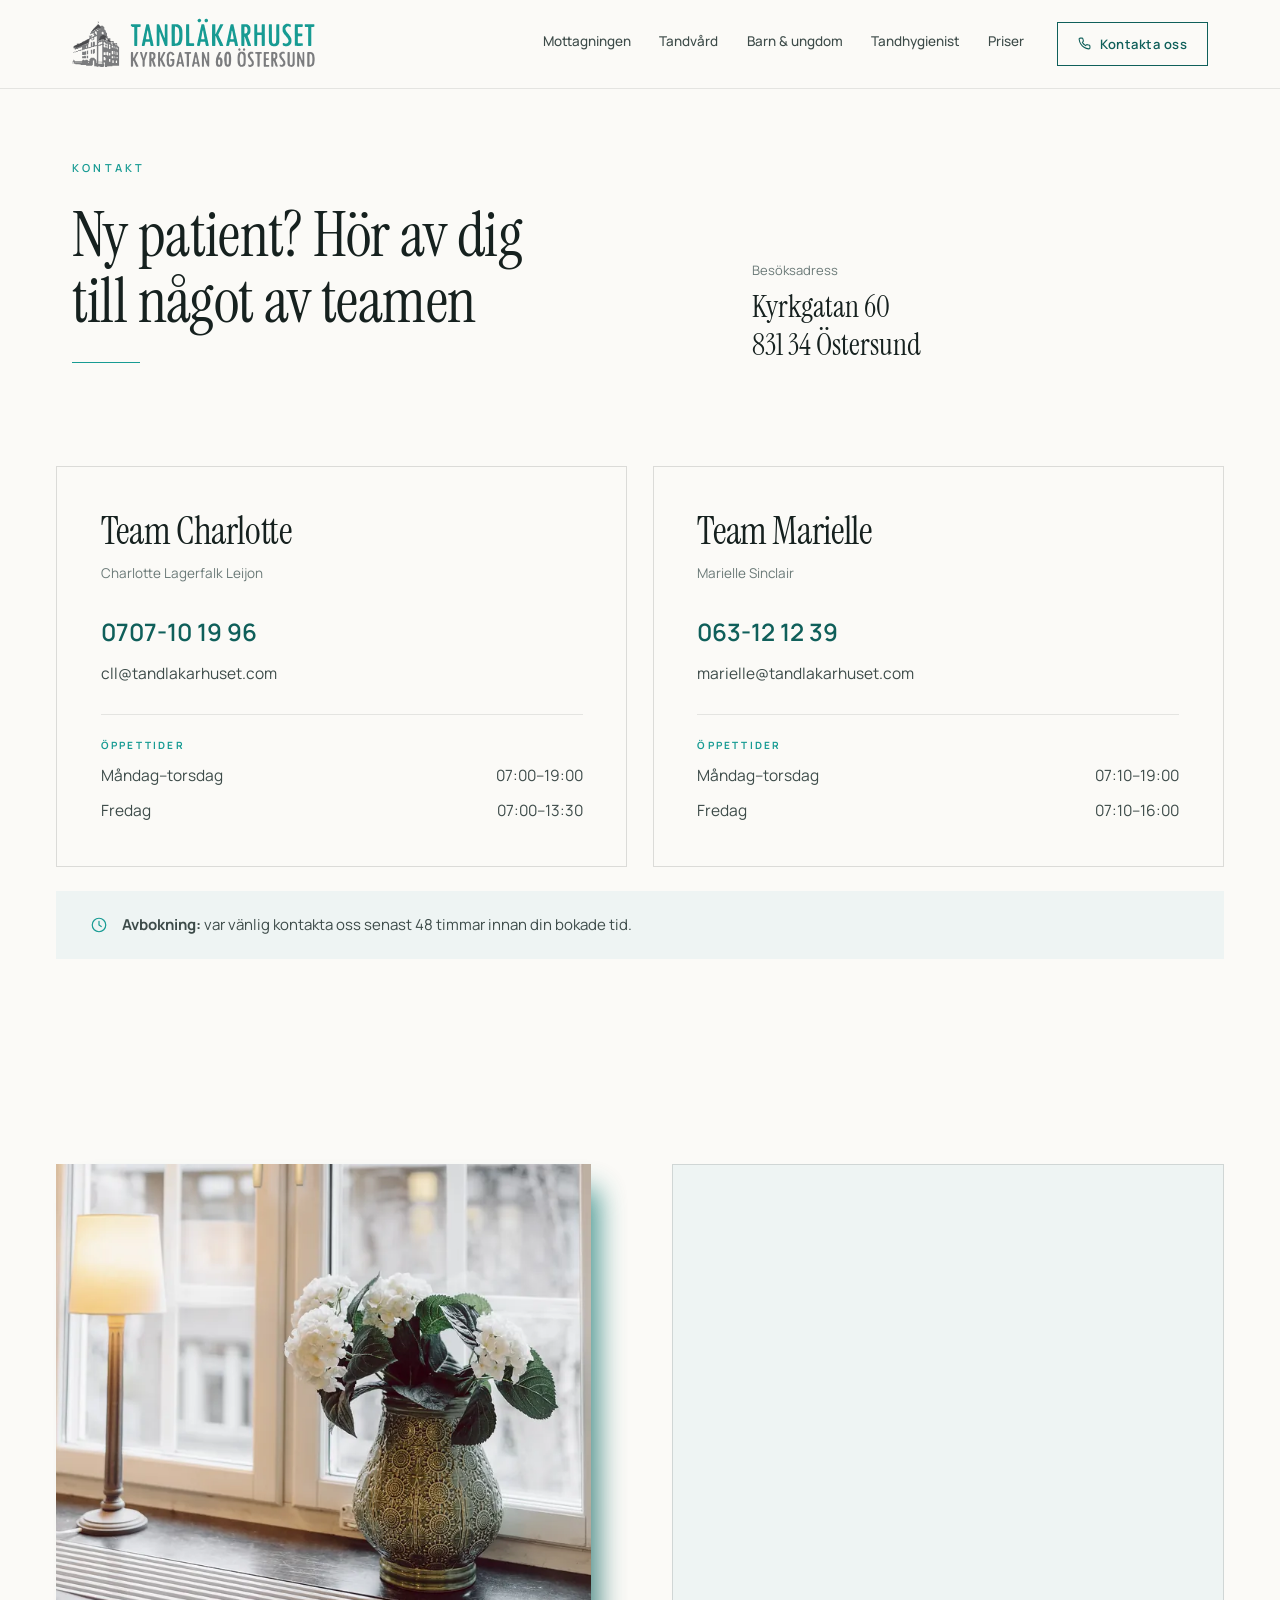
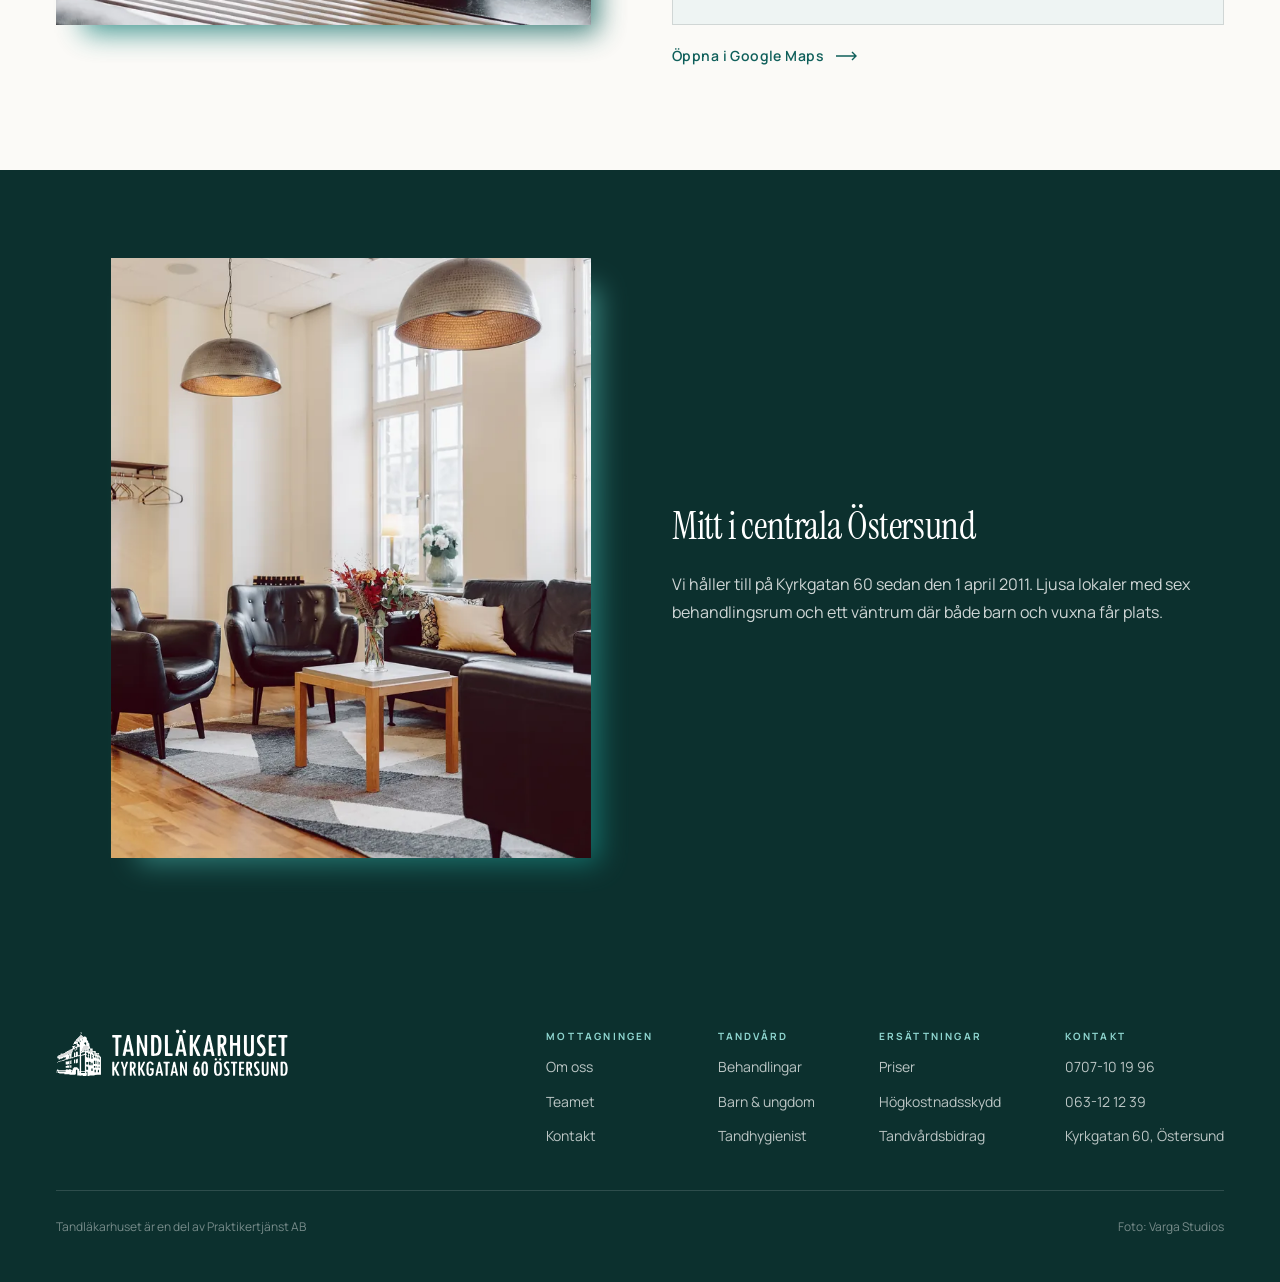
<file: kontakt.html>
<!doctype html>
<html lang="sv">
<head>
<meta charset="utf-8">
<meta name="viewport" content="width=device-width, initial-scale=1">
<title>Kontakt och öppettider | Tandläkarhuset Östersund</title>
<meta name="description" content="Kyrkgatan 60, 831 34 Östersund. Team Charlotte 0707-10 19 96, Team Marielle 063-12 12 39. Avbokning senast 48 timmar innan bokad tid.">
<link rel="canonical" href="https://www.tandlakarhuset.com/kontakt">

<meta property="og:type" content="website">
<meta property="og:locale" content="sv_SE">
<meta property="og:site_name" content="Tandläkarhuset Östersund">
<meta property="og:title" content="Kontakt och öppettider | Tandläkarhuset Östersund">
<meta property="og:description" content="Kyrkgatan 60, 831 34 Östersund. Team Charlotte 0707-10 19 96, Team Marielle 063-12 12 39. Avbokning senast 48 timmar innan bokad tid.">
<meta property="og:image" content="assets/img/fonster2-760.jpg">
<meta name="twitter:card" content="summary_large_image">
<meta name="theme-color" content="#0C302E">

<link rel="icon" href="assets/img/favicon.svg" type="image/svg+xml">
<link rel="apple-touch-icon" href="assets/img/apple-touch-icon.png">

<link rel="preconnect" href="https://fonts.googleapis.com">
<link rel="preconnect" href="https://fonts.gstatic.com" crossorigin>
<link rel="stylesheet" href="https://fonts.googleapis.com/css2?family=Instrument+Serif:ital@0;1&family=Manrope:wght@400;500;600;700&display=swap">
<link rel="stylesheet" href="assets/css/style.css?v=7">
</head>
<body>
<a class="skip" href="#innehall">Hoppa till innehållet</a>

<!-- ══ Topbar ═══════════════════════════════════════════════════════════ -->
<header class="topbar">
  <div class="topbar__inre">
    <a class="logo" href="/" aria-label="Tandläkarhuset Östersund, till startsidan">
      <img src="assets/img/tandlakarhuset-logo.svg" alt="Tandläkarhuset, Kyrkgatan 60 Östersund" width="250" height="56">
    </a>
    <div class="topbar__hoger">
      <nav class="nav" aria-label="Huvudmeny">
        <a href="/mottagningen">Mottagningen</a>
        <a href="/tandvard">Tandvård</a>
        <a href="/barn-och-ungdom">Barn &amp; ungdom</a>
        <a href="/tandhygienist">Tandhygienist</a>
        <a href="/priser">Priser</a>
      </nav>
      <a class="kontakt-pill" href="/kontakt" aria-current="page">
        <svg width="13" height="13" viewBox="0 0 24 24" fill="none" stroke="currentColor" stroke-width="2" stroke-linecap="round" stroke-linejoin="round" aria-hidden="true"><path d="M22 16.92v3a2 2 0 0 1-2.18 2 19.8 19.8 0 0 1-8.63-3.07 19.5 19.5 0 0 1-6-6A19.8 19.8 0 0 1 2.12 4.18 2 2 0 0 1 4.11 2h3a2 2 0 0 1 2 1.72c.13.96.36 1.9.7 2.81a2 2 0 0 1-.45 2.11L8.09 9.91a16 16 0 0 0 6 6l1.27-1.27a2 2 0 0 1 2.11-.45c.9.34 1.85.57 2.81.7A2 2 0 0 1 22 16.92z"/></svg>
        Kontakta oss
      </a>
      <button class="burgare" type="button" aria-expanded="false" aria-controls="mobilmeny" aria-label="Öppna menyn">
        <span></span><span></span><span></span>
      </button>
    </div>
  </div>
</header>

<div class="mobilmeny" id="mobilmeny">
  <nav aria-label="Meny">
    <a href="/">Hem</a>
    <a href="/mottagningen">Mottagningen</a>
    <a href="/tandvard">Tandvård</a>
    <a href="/barn-och-ungdom">Barn &amp; ungdom</a>
    <a href="/tandhygienist">Tandhygienist</a>
    <a href="/priser">Priser</a>
    <a href="/kontakt" aria-current="page">Kontakt</a>
  </nav>
  <div class="mobilmeny__tel">
    <a class="tel" href="tel:+46707101996"><span>TEAM CHARLOTTE</span><span>0707-10 19 96</span></a>
    <a class="tel" href="tel:+4663121239"><span>TEAM MARIELLE</span><span>063-12 12 39</span></a>
  </div>
</div>

<main id="innehall">

  <!-- ══ Sidhuvud ═══════════════════════════════════════════════════════ -->
  <section class="sektion sektion--botten" style="padding-top:var(--rytm-s)">
    <div class="wrap split split--botten sidhuvud">
      <div>
        <span class="etikett" style="margin-bottom:26px">Kontakt</span>
        <h1 class="t-sida" style="margin-bottom:28px">Ny patient? Hör av dig <br class="d">till något av teamen</h1>
        <hr class="streck">
      </div>
      <div class="stack" style="--gap:8px">
        <span style="font-size:13px;color:var(--text-dov)">Besöksadress</span>
        <address style="font-family:var(--serif);font-size:clamp(1.4rem,2.4vw,1.875rem);line-height:1.25;font-style:normal;color:var(--text)">Kyrkgatan 60<br>831 34 Östersund</address>
      </div>
    </div>
  </section>

  <!-- ══ Teamkort ═══════════════════════════════════════════════════════ -->
  <section class="sektion--botten">
    <div class="wrap wrap--bred">
      <div class="teamkort-rutnat" style="margin-bottom:24px">
        <div class="teamkort reveal">
          <div>
            <h2 class="t-3">Team Charlotte</h2>
            <span class="teamkort__namn">Charlotte Lagerfalk Leijon</span>
          </div>
          <div class="stack" style="--gap:10px">
            <a class="teamkort__tel" href="tel:+46707101996">0707-10 19 96</a>
            <a class="teamkort__epost" href="mailto:cll@tandlakarhuset.com">cll@tandlakarhuset.com</a>
          </div>
          <div class="teamkort__tider">
            <span class="etikett etikett--tat">Öppettider</span>
            <div><span>Måndag–torsdag</span><span>07:00–19:00</span></div>
            <div><span>Fredag</span><span>07:00–13:30</span></div>
          </div>
        </div>

        <div class="teamkort reveal">
          <div>
            <h2 class="t-3">Team Marielle</h2>
            <span class="teamkort__namn">Marielle Sinclair</span>
          </div>
          <div class="stack" style="--gap:10px">
            <a class="teamkort__tel" href="tel:+4663121239">063-12 12 39</a>
            <a class="teamkort__epost" href="mailto:marielle@tandlakarhuset.com">marielle@tandlakarhuset.com</a>
          </div>
          <div class="teamkort__tider">
            <span class="etikett etikett--tat">Öppettider</span>
            <div><span>Måndag–torsdag</span><span>07:10–19:00</span></div>
            <div><span>Fredag</span><span>07:10–16:00</span></div>
          </div>
        </div>
      </div>

      <p class="avbokning">
        <svg width="18" height="18" viewBox="0 0 24 24" fill="none" stroke="#179B93" stroke-width="1.6" aria-hidden="true"><circle cx="12" cy="12" r="9"/><path d="M12 7v5l3 2" stroke-linecap="round"/></svg>
        <span><strong style="font-weight:700">Avbokning:</strong> var vänlig kontakta oss senast 48 timmar innan din bokade tid.</span>
      </p>
    </div>
  </section>

  <!-- ══ Bild + karta ═════════════════════════════════════════════════ -->
  <section class="sektion">
    <div class="wrap wrap--bred split split--jamn bild-karta">
      <div class="figur figur--ram bild-karta__bild">
        <picture>
          <source type="image/webp" sizes="(max-width: 900px) 100vw, 50vw" srcset="assets/img/fonster2-480.webp 480w, assets/img/fonster2-760.webp 760w, assets/img/fonster2-1000.webp 1000w, assets/img/fonster2-1300.webp 1300w">
          <img src="assets/img/fonster2-1000.jpg" sizes="(max-width: 900px) 100vw, 50vw"
               srcset="assets/img/fonster2-480.jpg 480w, assets/img/fonster2-760.jpg 760w, assets/img/fonster2-1000.jpg 1000w, assets/img/fonster2-1300.jpg 1300w"
               alt="Utsikt från Tandläkarhuset mot Kyrkgatan" width="1300" height="1040" loading="lazy">
        </picture>
      </div>
      <div class="bild-karta__karta">
        <iframe class="karta" data-karta="https://maps.google.com/maps?q=Kyrkgatan%2060%2C%20831%2034%20%C3%96stersund&t=&z=16&ie=UTF8&iwloc=&output=embed" title="Karta över Kyrkgatan 60, Östersund"
                loading="lazy" referrerpolicy="no-referrer-when-downgrade" allowfullscreen></iframe>
        <a class="pil" href="https://maps.google.com/?q=Kyrkgatan+60,+831+34+Östersund" target="_blank" rel="noopener">Öppna i Google Maps <svg width="22" height="10" viewBox="0 0 22 10" fill="none" stroke="currentColor" stroke-width="1.4" aria-hidden="true"><path d="M0 5h20M16 1l4 4-4 4"/></svg></a>
      </div>
    </div>
  </section>

  <!-- ══ Hitta hit ══════════════════════════════════════════════════════ -->
  <section class="mork" style="padding-block:clamp(56px,7vw,88px)">
    <div class="wrap split split--bild-vanster split--mitt">
      <div class="figur figur--kvot figur--ram lokal-bild" style="--kvot:0.8">
        <picture>
          <source type="image/webp" sizes="(max-width: 900px) 100vw, 480px" srcset="assets/img/lokal-400.webp 400w, assets/img/lokal-680.webp 680w, assets/img/lokal-900.webp 900w, assets/img/lokal-1200.webp 1200w">
          <img src="assets/img/lokal-680.jpg" sizes="(max-width: 900px) 100vw, 480px"
               srcset="assets/img/lokal-400.jpg 400w, assets/img/lokal-680.jpg 680w, assets/img/lokal-900.jpg 900w, assets/img/lokal-1200.jpg 1200w"
               alt="Väntrummet på Tandläkarhuset med höga fönster och läderfåtöljer" width="1200" height="1500" loading="lazy">
        </picture>
      </div>
      <div class="stack">
        <h2 class="t-3" style="color:#fff">Mitt i centrala Östersund</h2>
        <p class="brod brod--ljus">Vi håller till på Kyrkgatan 60 sedan den 1 april 2011. Ljusa lokaler med sex behandlingsrum och ett väntrum där både barn och vuxna får plats.</p>
      </div>
    </div>
  </section>

</main>

<!-- ══ Sidfot ═══════════════════════════════════════════════════════════ -->
<footer class="sidfot">
  <div class="wrap wrap--bred">
    <div class="sidfot__topp">
      <a class="sidfot__logo" href="/" aria-label="Till startsidan">
        <img src="assets/img/tandlakarhuset-logo-vit.svg" alt="Tandläkarhuset" width="232" height="52" loading="lazy">
      </a>
      <div class="sidfot__kolumner">
        <div class="sidfot__kol">
          <span class="etikett etikett--tat etikett--ljus">Mottagningen</span>
          <a href="/mottagningen">Om oss</a>
          <a href="/mottagningen#teamet">Teamet</a>
          <a href="/kontakt">Kontakt</a>
        </div>
        <div class="sidfot__kol">
          <span class="etikett etikett--tat etikett--ljus">Tandvård</span>
          <a href="/tandvard">Behandlingar</a>
          <a href="/barn-och-ungdom">Barn &amp; ungdom</a>
          <a href="/tandhygienist">Tandhygienist</a>
        </div>
        <div class="sidfot__kol">
          <span class="etikett etikett--tat etikett--ljus">Ersättningar</span>
          <a href="/priser">Priser</a>
          <a href="/priser#ersattningar">Högkostnadsskydd</a>
          <a href="/priser#ersattningar">Tandvårdsbidrag</a>
        </div>
        <div class="sidfot__kol">
          <span class="etikett etikett--tat etikett--ljus">Kontakt</span>
          <a href="tel:+46707101996">0707-10 19 96</a>
          <a href="tel:+4663121239">063-12 12 39</a>
          <a href="https://maps.google.com/?q=Kyrkgatan+60,+831+34+Östersund" target="_blank" rel="noopener">Kyrkgatan 60, Östersund</a>
        </div>
      </div>
    </div>
    <div class="sidfot__botten">
      <span>Tandläkarhuset är en del av Praktikertjänst AB</span>
      <span>Foto: Varga Studios</span>
    </div>
  </div>
</footer>

<script src="assets/js/site.js?v=3" defer></script>
</body>
</html>
</file>
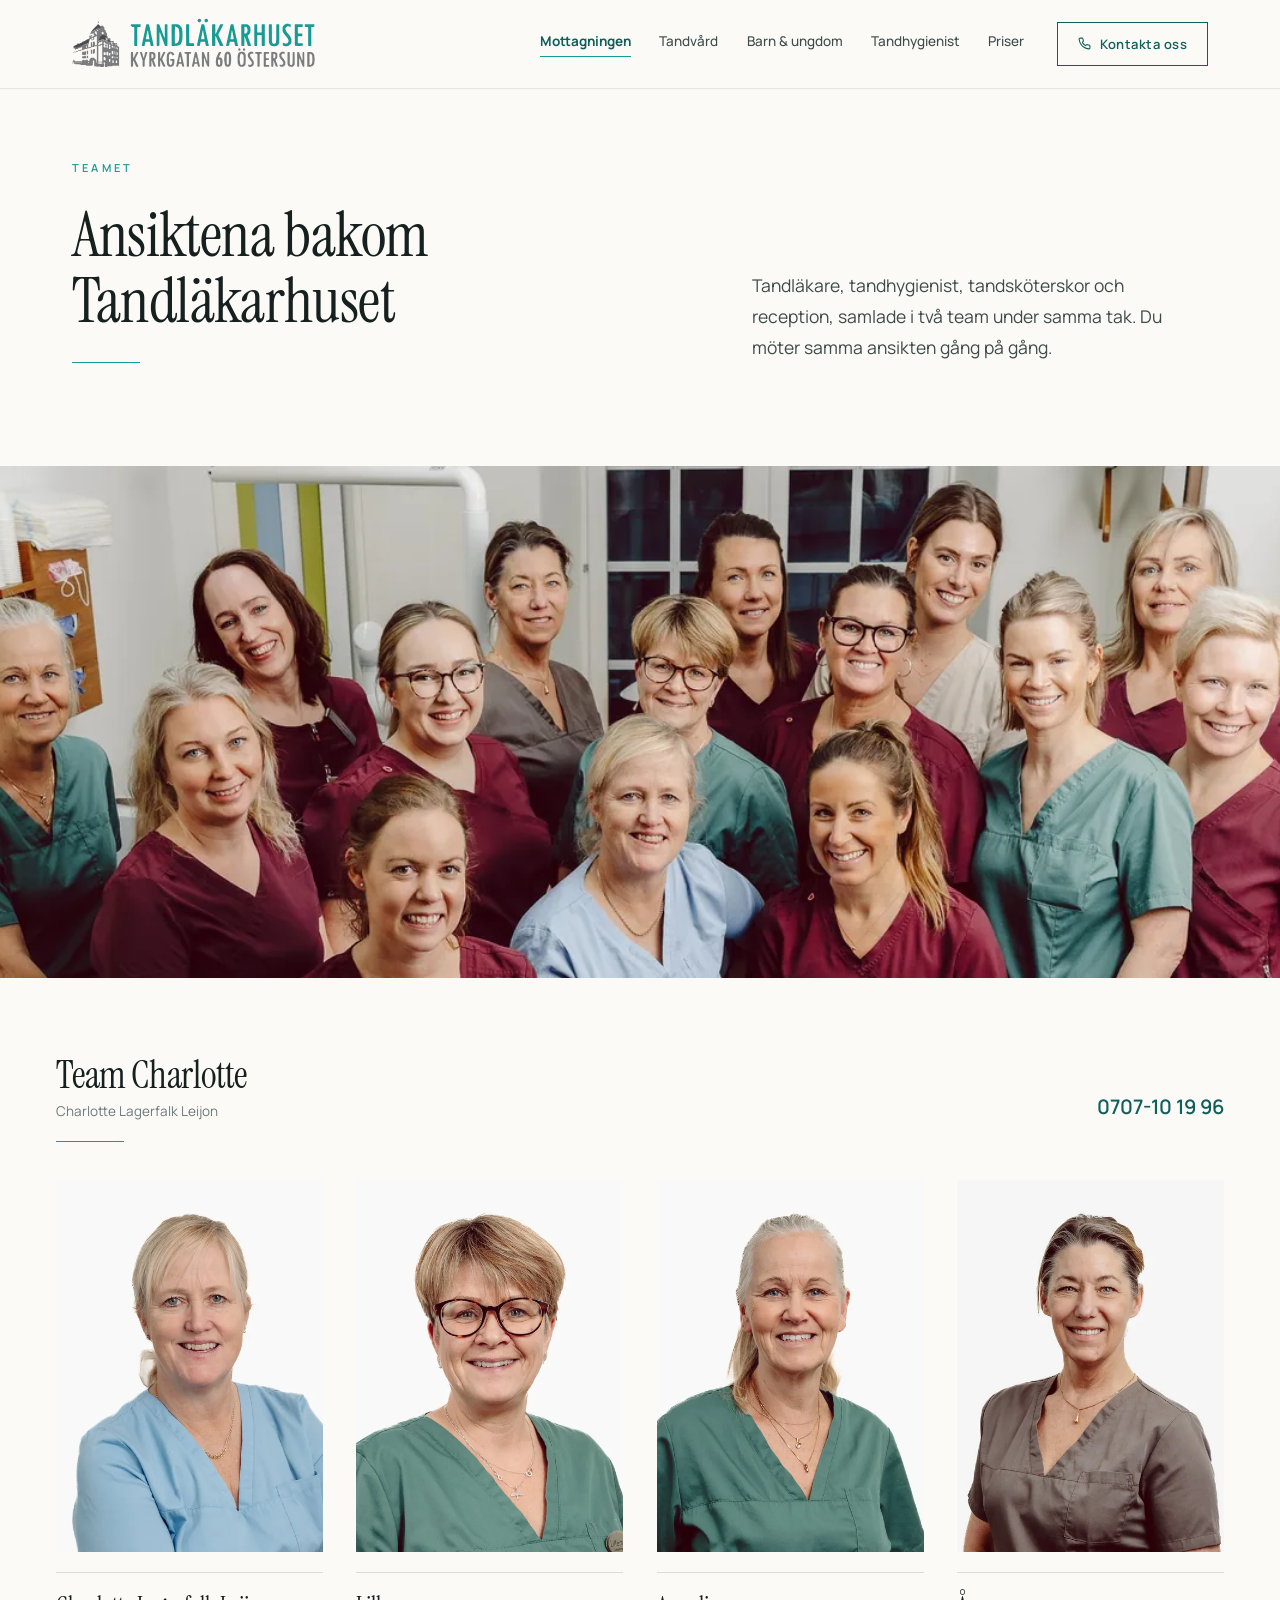
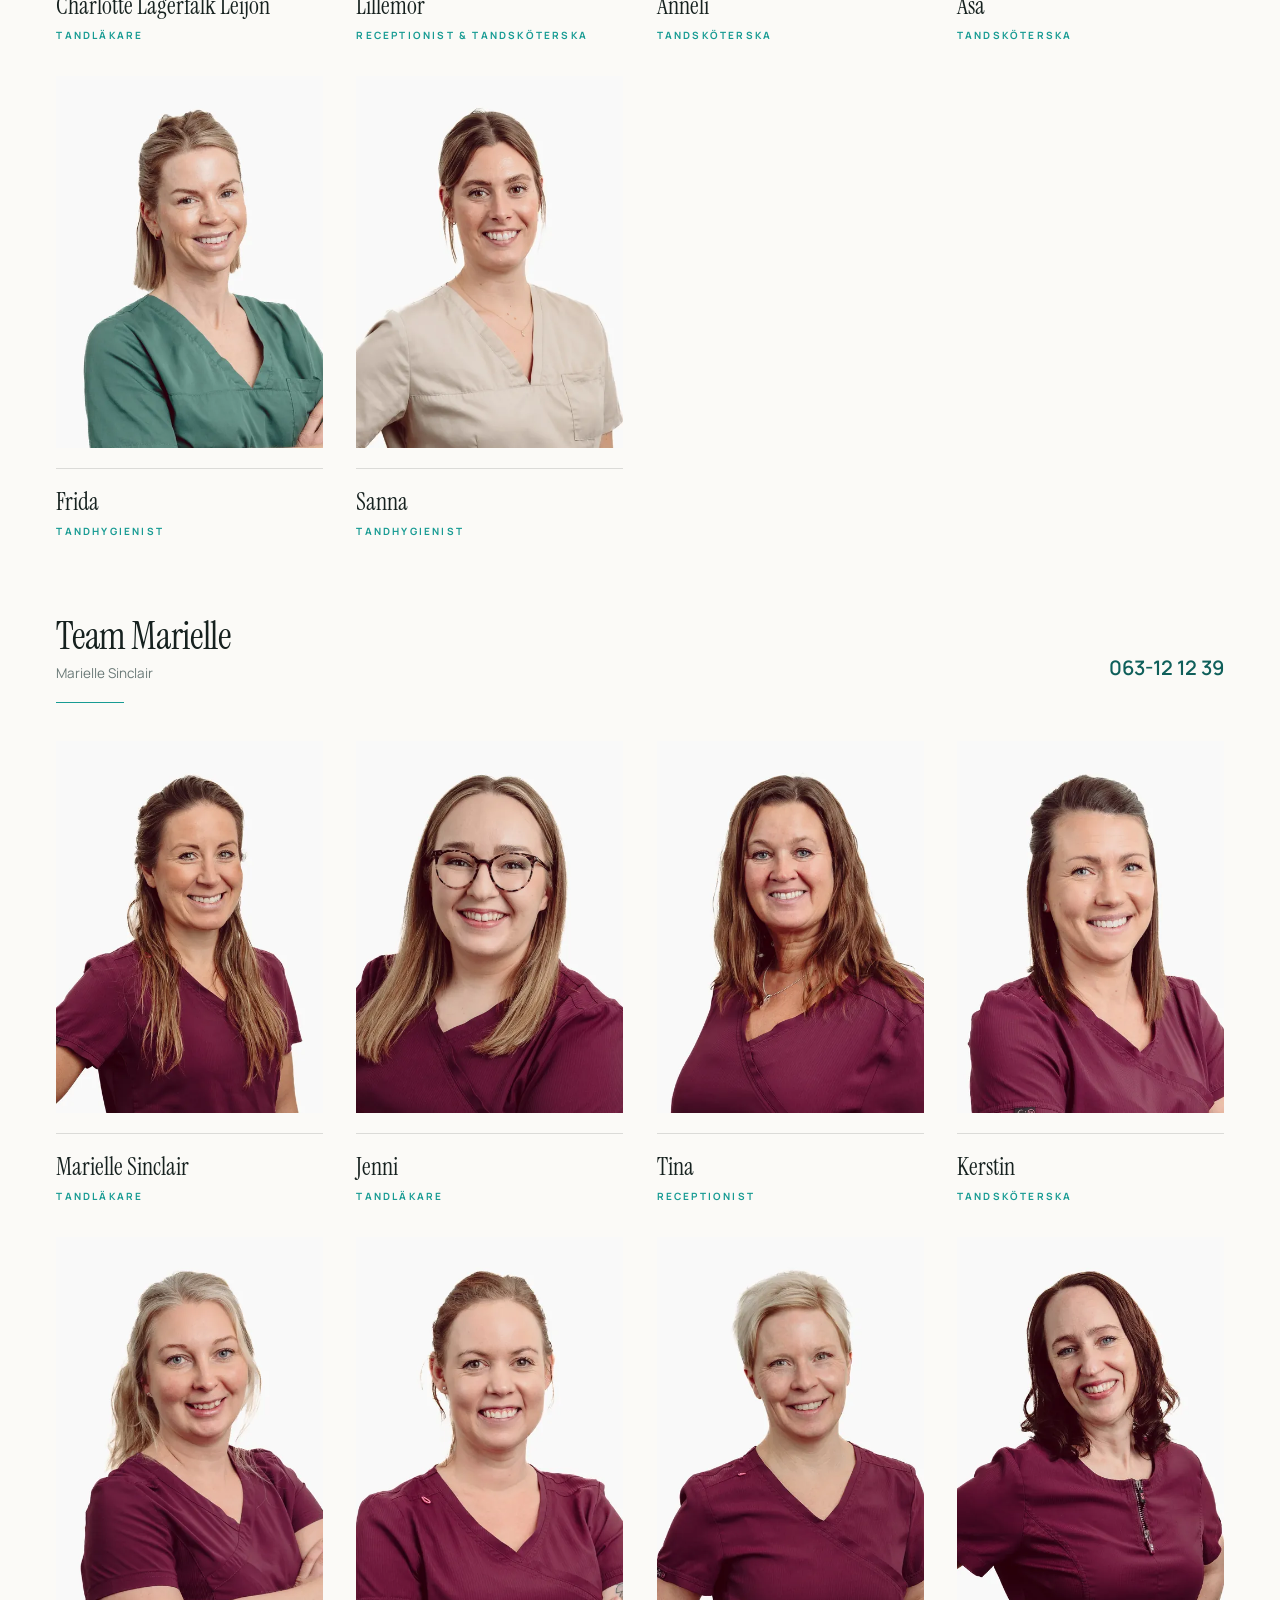
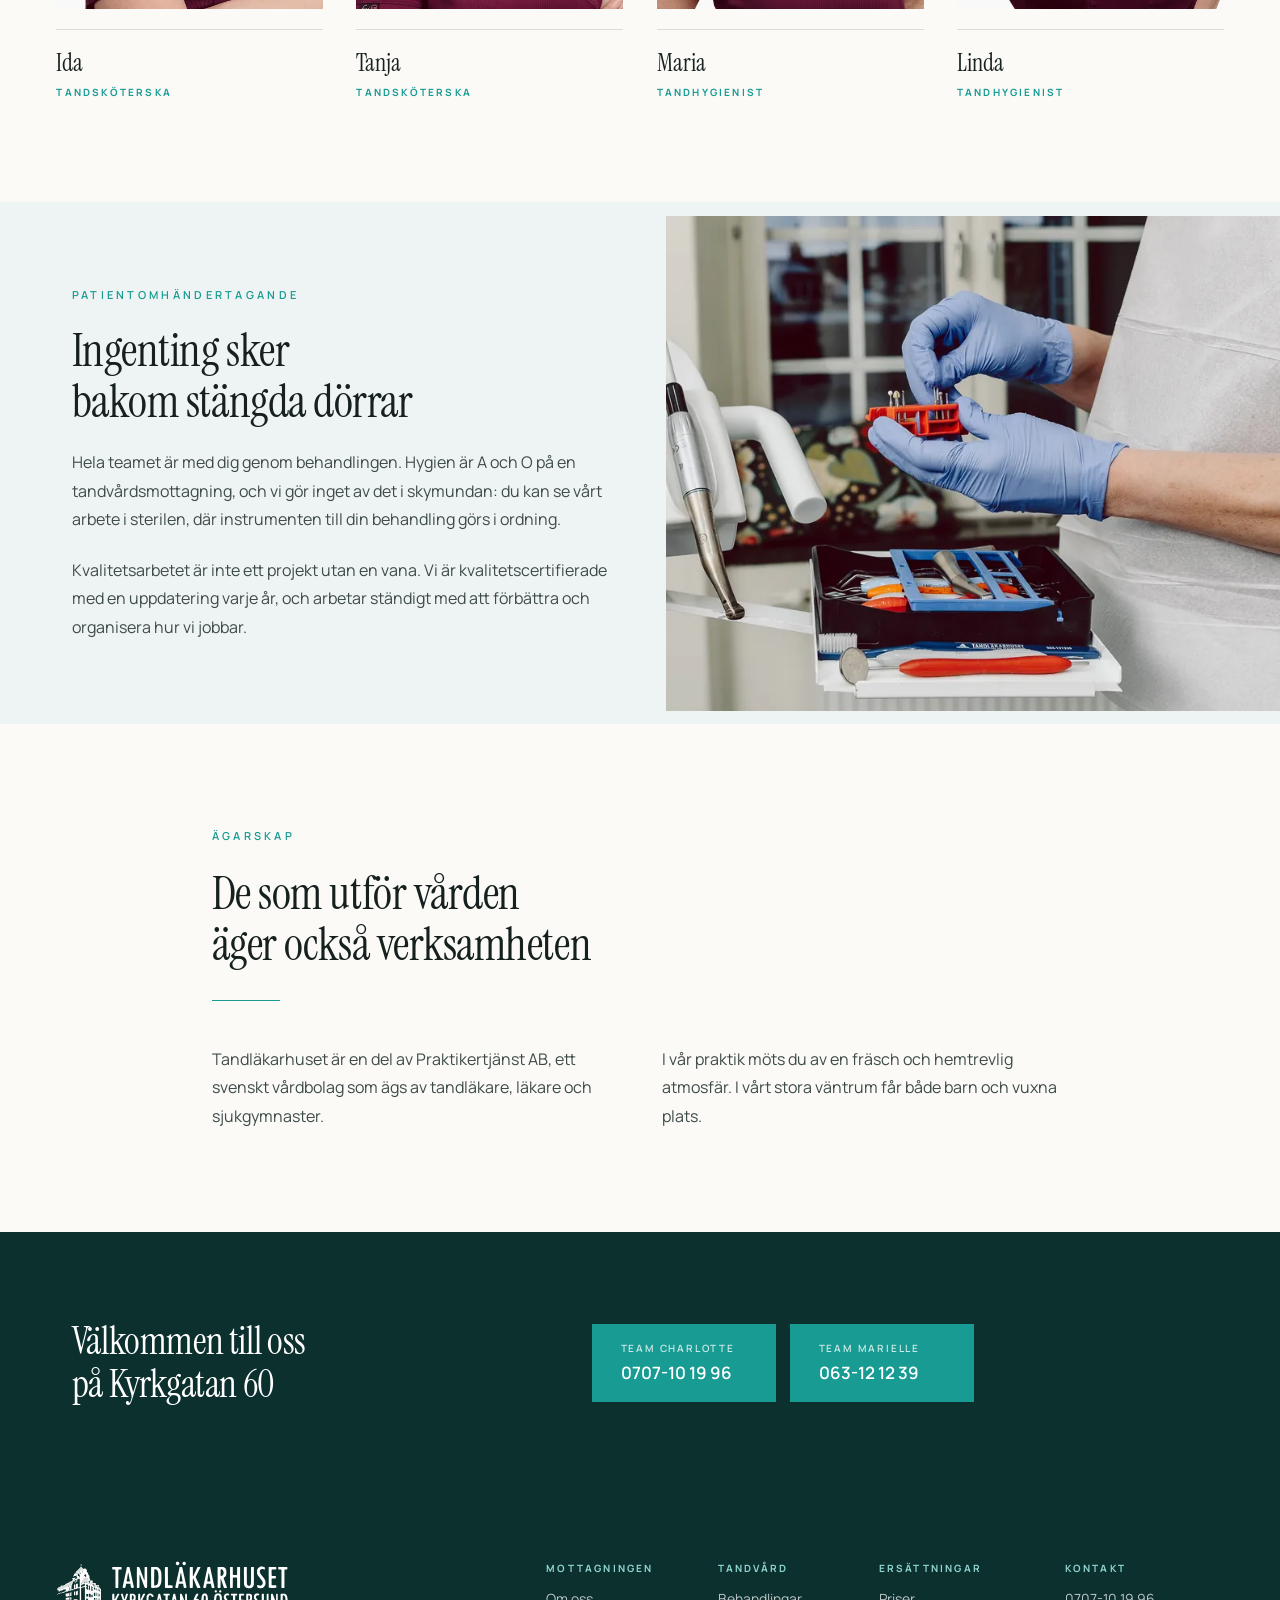
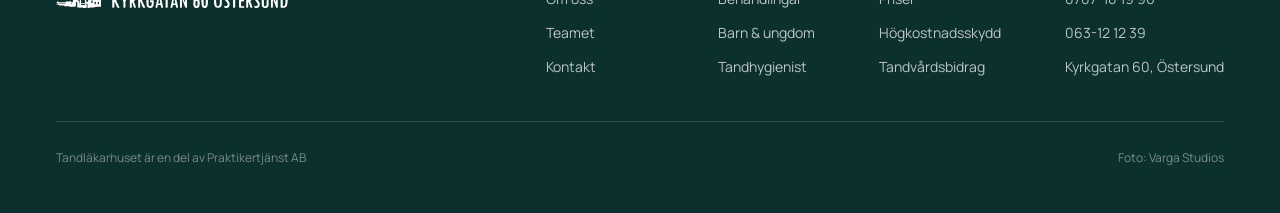
<file: mottagningen.html>
<!doctype html>
<html lang="sv">
<head>
<meta charset="utf-8">
<meta name="viewport" content="width=device-width, initial-scale=1">
<title>Om oss och teamet | Tandläkarhuset i Östersund</title>
<meta name="description" content="Möt de fjorton personerna bakom Tandläkarhuset på Kyrkgatan 60. Två team, kvalitetscertifierad klinik och en mottagning som öppnade 2011.">
<link rel="canonical" href="https://www.tandlakarhuset.com/mottagningen">

<meta property="og:type" content="website">
<meta property="og:locale" content="sv_SE">
<meta property="og:site_name" content="Tandläkarhuset Östersund">
<meta property="og:title" content="Om oss och teamet | Tandläkarhuset i Östersund">
<meta property="og:description" content="Möt de fjorton personerna bakom Tandläkarhuset på Kyrkgatan 60. Två team, kvalitetscertifierad klinik och en mottagning som öppnade 2011.">
<meta property="og:image" content="assets/img/gruppbild-1280.jpg">
<meta name="twitter:card" content="summary_large_image">
<meta name="theme-color" content="#0C302E">

<link rel="icon" href="assets/img/favicon.svg" type="image/svg+xml">
<link rel="apple-touch-icon" href="assets/img/apple-touch-icon.png">

<link rel="preconnect" href="https://fonts.googleapis.com">
<link rel="preconnect" href="https://fonts.gstatic.com" crossorigin>
<link rel="stylesheet" href="https://fonts.googleapis.com/css2?family=Instrument+Serif:ital@0;1&family=Manrope:wght@400;500;600;700&display=swap">
<link rel="stylesheet" href="assets/css/style.css?v=7">
</head>
<body>
<a class="skip" href="#innehall">Hoppa till innehållet</a>

<!-- ══ Topbar ═══════════════════════════════════════════════════════════ -->
<header class="topbar">
  <div class="topbar__inre">
    <a class="logo" href="/" aria-label="Tandläkarhuset Östersund, till startsidan">
      <img src="assets/img/tandlakarhuset-logo.svg" alt="Tandläkarhuset, Kyrkgatan 60 Östersund" width="250" height="56">
    </a>
    <div class="topbar__hoger">
      <nav class="nav" aria-label="Huvudmeny">
        <a href="/mottagningen" aria-current="page">Mottagningen</a>
        <a href="/tandvard">Tandvård</a>
        <a href="/barn-och-ungdom">Barn &amp; ungdom</a>
        <a href="/tandhygienist">Tandhygienist</a>
        <a href="/priser">Priser</a>
      </nav>
      <a class="kontakt-pill" href="/kontakt">
        <svg width="13" height="13" viewBox="0 0 24 24" fill="none" stroke="currentColor" stroke-width="2" stroke-linecap="round" stroke-linejoin="round" aria-hidden="true"><path d="M22 16.92v3a2 2 0 0 1-2.18 2 19.8 19.8 0 0 1-8.63-3.07 19.5 19.5 0 0 1-6-6A19.8 19.8 0 0 1 2.12 4.18 2 2 0 0 1 4.11 2h3a2 2 0 0 1 2 1.72c.13.96.36 1.9.7 2.81a2 2 0 0 1-.45 2.11L8.09 9.91a16 16 0 0 0 6 6l1.27-1.27a2 2 0 0 1 2.11-.45c.9.34 1.85.57 2.81.7A2 2 0 0 1 22 16.92z"/></svg>
        Kontakta oss
      </a>
      <button class="burgare" type="button" aria-expanded="false" aria-controls="mobilmeny" aria-label="Öppna menyn">
        <span></span><span></span><span></span>
      </button>
    </div>
  </div>
</header>

<div class="mobilmeny" id="mobilmeny">
  <nav aria-label="Meny">
    <a href="/">Hem</a>
    <a href="/mottagningen" aria-current="page">Mottagningen</a>
    <a href="/tandvard">Tandvård</a>
    <a href="/barn-och-ungdom">Barn &amp; ungdom</a>
    <a href="/tandhygienist">Tandhygienist</a>
    <a href="/priser">Priser</a>
    <a href="/kontakt">Kontakt</a>
  </nav>
  <div class="mobilmeny__tel">
    <a class="tel" href="tel:+46707101996"><span>TEAM CHARLOTTE</span><span>0707-10 19 96</span></a>
    <a class="tel" href="tel:+4663121239"><span>TEAM MARIELLE</span><span>063-12 12 39</span></a>
  </div>
</div>

<main id="innehall">

  <!-- ══ Sidhuvud ═══════════════════════════════════════════════════════ -->
  <section class="sektion sektion--botten" style="padding-top:var(--rytm-s)">
    <div class="wrap split split--botten sidhuvud">
      <div>
        <span class="etikett" style="margin-bottom:26px">Teamet</span>
        <h1 class="t-sida" style="margin-bottom:28px">Ansiktena bakom <br class="d">Tandläkarhuset</h1>
        <hr class="streck">
      </div>
      <p class="brod brod--stor">Tandläkare, tandhygienist, tandsköterskor och reception, samlade i två team under samma tak. Du möter samma ansikten gång på gång.</p>
    </div>
  </section>

  <!-- ══ Gruppbild ══════════════════════════════════════════════════════ -->
  <div class="bandbild" style="margin-bottom:clamp(44px,6vw,76px)">
    <picture>
      <source type="image/webp" sizes="100vw" srcset="assets/img/gruppbild-768.webp 768w, assets/img/gruppbild-1280.webp 1280w, assets/img/gruppbild-1920.webp 1920w, assets/img/gruppbild-2400.webp 2400w">
      <img src="assets/img/gruppbild-1920.jpg" sizes="100vw"
           srcset="assets/img/gruppbild-768.jpg 768w, assets/img/gruppbild-1280.jpg 1280w, assets/img/gruppbild-1920.jpg 1920w, assets/img/gruppbild-2400.jpg 2400w"
           alt="Personalen på Tandläkarhuset" width="2400" height="800" fetchpriority="high">
    </picture>
  </div>

  <!-- ══ Porträttrutnät ═════════════════════════════════════════════════ -->
  <section class="sektion--botten" id="teamet">
    <div class="wrap wrap--bred stack" style="--gap:clamp(48px,6vw,88px)">
      <div class="teamgrupp">
        <div class="teamgrupp__huvud">
          <div>
            <h2 class="t-3">Team Charlotte</h2>
            <span class="teamgrupp__lakare">Charlotte Lagerfalk Leijon</span>
          </div>
          <a class="teamgrupp__tel" href="tel:+46707101996">0707-10 19 96</a>
        </div>
        <hr class="streck" style="margin-bottom:clamp(24px,3vw,38px)">
        <div class="team">
          <figure class="reveal">
            <picture>
              <source type="image/webp" sizes="(max-width: 720px) 50vw, (max-width: 1040px) 33vw, 25vw" srcset="assets/img/portratt-charlotte-300.webp 300w, assets/img/portratt-charlotte-480.webp 480w, assets/img/portratt-charlotte-700.webp 700w">
              <img src="assets/img/portratt-charlotte-480.jpg" sizes="(max-width: 720px) 50vw, (max-width: 1040px) 33vw, 25vw"
                   srcset="assets/img/portratt-charlotte-300.jpg 300w, assets/img/portratt-charlotte-480.jpg 480w, assets/img/portratt-charlotte-700.jpg 700w"
                   alt="Charlotte Lagerfalk Leijon, tandläkare på Tandläkarhuset" width="1100" height="1532" loading="lazy">
            </picture>
            <figcaption>
              <span class="namn">Charlotte Lagerfalk Leijon</span>
              <span class="etikett etikett--tat">Tandläkare</span>
            </figcaption>
          </figure>
          <figure class="reveal">
            <picture>
              <source type="image/webp" sizes="(max-width: 720px) 50vw, (max-width: 1040px) 33vw, 25vw" srcset="assets/img/portratt-lillemor-300.webp 300w, assets/img/portratt-lillemor-480.webp 480w, assets/img/portratt-lillemor-700.webp 700w">
              <img src="assets/img/portratt-lillemor-480.jpg" sizes="(max-width: 720px) 50vw, (max-width: 1040px) 33vw, 25vw"
                   srcset="assets/img/portratt-lillemor-300.jpg 300w, assets/img/portratt-lillemor-480.jpg 480w, assets/img/portratt-lillemor-700.jpg 700w"
                   alt="Lillemor, receptionist och tandsköterska på Tandläkarhuset" width="1100" height="1532">
            </picture>
            <figcaption>
              <span class="namn">Lillemor</span>
              <span class="etikett etikett--tat">Receptionist &amp; tandsköterska</span>
            </figcaption>
          </figure>
          <figure class="reveal">
            <picture>
              <source type="image/webp" sizes="(max-width: 720px) 50vw, (max-width: 1040px) 33vw, 25vw" srcset="assets/img/portratt-anneli-300.webp 300w, assets/img/portratt-anneli-480.webp 480w, assets/img/portratt-anneli-700.webp 700w">
              <img src="assets/img/portratt-anneli-480.jpg" sizes="(max-width: 720px) 50vw, (max-width: 1040px) 33vw, 25vw"
                   srcset="assets/img/portratt-anneli-300.jpg 300w, assets/img/portratt-anneli-480.jpg 480w, assets/img/portratt-anneli-700.jpg 700w"
                   alt="Anneli, tandsköterska på Tandläkarhuset" width="1100" height="1532">
            </picture>
            <figcaption>
              <span class="namn">Anneli</span>
              <span class="etikett etikett--tat">Tandsköterska</span>
            </figcaption>
          </figure>
          <figure class="reveal">
            <picture>
              <source type="image/webp" sizes="(max-width: 720px) 50vw, (max-width: 1040px) 33vw, 25vw" srcset="assets/img/portratt-asa-300.webp 300w, assets/img/portratt-asa-480.webp 480w, assets/img/portratt-asa-700.webp 700w">
              <img src="assets/img/portratt-asa-480.jpg" sizes="(max-width: 720px) 50vw, (max-width: 1040px) 33vw, 25vw"
                   srcset="assets/img/portratt-asa-300.jpg 300w, assets/img/portratt-asa-480.jpg 480w, assets/img/portratt-asa-700.jpg 700w"
                   alt="Åsa, tandsköterska på Tandläkarhuset" width="1100" height="1532" loading="lazy">
            </picture>
            <figcaption>
              <span class="namn">Åsa</span>
              <span class="etikett etikett--tat">Tandsköterska</span>
            </figcaption>
          </figure>
          <figure class="reveal">
            <picture>
              <source type="image/webp" sizes="(max-width: 720px) 50vw, (max-width: 1040px) 33vw, 25vw" srcset="assets/img/portratt-frida-300.webp 300w, assets/img/portratt-frida-480.webp 480w, assets/img/portratt-frida-700.webp 700w">
              <img src="assets/img/portratt-frida-480.jpg" sizes="(max-width: 720px) 50vw, (max-width: 1040px) 33vw, 25vw"
                   srcset="assets/img/portratt-frida-300.jpg 300w, assets/img/portratt-frida-480.jpg 480w, assets/img/portratt-frida-700.jpg 700w"
                   alt="Frida, tandhygienist på Tandläkarhuset" width="1100" height="1532">
            </picture>
            <figcaption>
              <span class="namn">Frida</span>
              <span class="etikett etikett--tat">Tandhygienist</span>
            </figcaption>
          </figure>
          <figure class="reveal">
            <picture>
              <source type="image/webp" sizes="(max-width: 720px) 50vw, (max-width: 1040px) 33vw, 25vw" srcset="assets/img/portratt-sanna-300.webp 300w, assets/img/portratt-sanna-480.webp 480w, assets/img/portratt-sanna-700.webp 700w">
              <img src="assets/img/portratt-sanna-480.jpg" sizes="(max-width: 720px) 50vw, (max-width: 1040px) 33vw, 25vw"
                   srcset="assets/img/portratt-sanna-300.jpg 300w, assets/img/portratt-sanna-480.jpg 480w, assets/img/portratt-sanna-700.jpg 700w"
                   alt="Sanna, tandhygienist på Tandläkarhuset" width="1100" height="1532">
            </picture>
            <figcaption>
              <span class="namn">Sanna</span>
              <span class="etikett etikett--tat">Tandhygienist</span>
            </figcaption>
          </figure>
        </div>
      </div>

      <div class="teamgrupp">
        <div class="teamgrupp__huvud">
          <div>
            <h2 class="t-3">Team Marielle</h2>
            <span class="teamgrupp__lakare">Marielle Sinclair</span>
          </div>
          <a class="teamgrupp__tel" href="tel:+4663121239">063-12 12 39</a>
        </div>
        <hr class="streck" style="margin-bottom:clamp(24px,3vw,38px)">
        <div class="team">
          <figure class="reveal">
            <picture>
              <source type="image/webp" sizes="(max-width: 720px) 50vw, (max-width: 1040px) 33vw, 25vw" srcset="assets/img/portratt-marielle-300.webp 300w, assets/img/portratt-marielle-480.webp 480w, assets/img/portratt-marielle-700.webp 700w">
              <img src="assets/img/portratt-marielle-480.jpg" sizes="(max-width: 720px) 50vw, (max-width: 1040px) 33vw, 25vw"
                   srcset="assets/img/portratt-marielle-300.jpg 300w, assets/img/portratt-marielle-480.jpg 480w, assets/img/portratt-marielle-700.jpg 700w"
                   alt="Marielle Sinclair, tandläkare på Tandläkarhuset" width="1100" height="1532" loading="lazy">
            </picture>
            <figcaption>
              <span class="namn">Marielle Sinclair</span>
              <span class="etikett etikett--tat">Tandläkare</span>
            </figcaption>
          </figure>
          <figure class="reveal">
            <picture>
              <source type="image/webp" sizes="(max-width: 720px) 50vw, (max-width: 1040px) 33vw, 25vw" srcset="assets/img/portratt-jenni-300.webp 300w, assets/img/portratt-jenni-480.webp 480w, assets/img/portratt-jenni-700.webp 700w">
              <img src="assets/img/portratt-jenni-480.jpg" sizes="(max-width: 720px) 50vw, (max-width: 1040px) 33vw, 25vw"
                   srcset="assets/img/portratt-jenni-300.jpg 300w, assets/img/portratt-jenni-480.jpg 480w, assets/img/portratt-jenni-700.jpg 700w"
                   alt="Jenni, tandläkare på Tandläkarhuset" width="1100" height="1532" loading="lazy">
            </picture>
            <figcaption>
              <span class="namn">Jenni</span>
              <span class="etikett etikett--tat">Tandläkare</span>
            </figcaption>
          </figure>
          <figure class="reveal">
            <picture>
              <source type="image/webp" sizes="(max-width: 720px) 50vw, (max-width: 1040px) 33vw, 25vw" srcset="assets/img/portratt-tina-300.webp 300w, assets/img/portratt-tina-480.webp 480w, assets/img/portratt-tina-700.webp 700w">
              <img src="assets/img/portratt-tina-480.jpg" sizes="(max-width: 720px) 50vw, (max-width: 1040px) 33vw, 25vw"
                   srcset="assets/img/portratt-tina-300.jpg 300w, assets/img/portratt-tina-480.jpg 480w, assets/img/portratt-tina-700.jpg 700w"
                   alt="Tina, receptionist på Tandläkarhuset" width="1100" height="1532" loading="lazy">
            </picture>
            <figcaption>
              <span class="namn">Tina</span>
              <span class="etikett etikett--tat">Receptionist</span>
            </figcaption>
          </figure>
          <figure class="reveal">
            <picture>
              <source type="image/webp" sizes="(max-width: 720px) 50vw, (max-width: 1040px) 33vw, 25vw" srcset="assets/img/portratt-kerstin-300.webp 300w, assets/img/portratt-kerstin-480.webp 480w, assets/img/portratt-kerstin-700.webp 700w">
              <img src="assets/img/portratt-kerstin-480.jpg" sizes="(max-width: 720px) 50vw, (max-width: 1040px) 33vw, 25vw"
                   srcset="assets/img/portratt-kerstin-300.jpg 300w, assets/img/portratt-kerstin-480.jpg 480w, assets/img/portratt-kerstin-700.jpg 700w"
                   alt="Kerstin, tandsköterska på Tandläkarhuset" width="1100" height="1532" loading="lazy">
            </picture>
            <figcaption>
              <span class="namn">Kerstin</span>
              <span class="etikett etikett--tat">Tandsköterska</span>
            </figcaption>
          </figure>
          <figure class="reveal">
            <picture>
              <source type="image/webp" sizes="(max-width: 720px) 50vw, (max-width: 1040px) 33vw, 25vw" srcset="assets/img/portratt-ida-300.webp 300w, assets/img/portratt-ida-480.webp 480w, assets/img/portratt-ida-700.webp 700w">
              <img src="assets/img/portratt-ida-480.jpg" sizes="(max-width: 720px) 50vw, (max-width: 1040px) 33vw, 25vw"
                   srcset="assets/img/portratt-ida-300.jpg 300w, assets/img/portratt-ida-480.jpg 480w, assets/img/portratt-ida-700.jpg 700w"
                   alt="Ida, tandsköterska på Tandläkarhuset" width="1100" height="1532" loading="lazy">
            </picture>
            <figcaption>
              <span class="namn">Ida</span>
              <span class="etikett etikett--tat">Tandsköterska</span>
            </figcaption>
          </figure>
          <figure class="reveal">
            <picture>
              <source type="image/webp" sizes="(max-width: 720px) 50vw, (max-width: 1040px) 33vw, 25vw" srcset="assets/img/portratt-tanja-300.webp 300w, assets/img/portratt-tanja-480.webp 480w, assets/img/portratt-tanja-700.webp 700w">
              <img src="assets/img/portratt-tanja-480.jpg" sizes="(max-width: 720px) 50vw, (max-width: 1040px) 33vw, 25vw"
                   srcset="assets/img/portratt-tanja-300.jpg 300w, assets/img/portratt-tanja-480.jpg 480w, assets/img/portratt-tanja-700.jpg 700w"
                   alt="Tanja, tandsköterska på Tandläkarhuset" width="1100" height="1532" loading="lazy">
            </picture>
            <figcaption>
              <span class="namn">Tanja</span>
              <span class="etikett etikett--tat">Tandsköterska</span>
            </figcaption>
          </figure>
          <figure class="reveal">
            <picture>
              <source type="image/webp" sizes="(max-width: 720px) 50vw, (max-width: 1040px) 33vw, 25vw" srcset="assets/img/portratt-maria-300.webp 300w, assets/img/portratt-maria-480.webp 480w, assets/img/portratt-maria-700.webp 700w">
              <img src="assets/img/portratt-maria-480.jpg" sizes="(max-width: 720px) 50vw, (max-width: 1040px) 33vw, 25vw"
                   srcset="assets/img/portratt-maria-300.jpg 300w, assets/img/portratt-maria-480.jpg 480w, assets/img/portratt-maria-700.jpg 700w"
                   alt="Maria, tandhygienist på Tandläkarhuset" width="1100" height="1532" loading="lazy">
            </picture>
            <figcaption>
              <span class="namn">Maria</span>
              <span class="etikett etikett--tat">Tandhygienist</span>
            </figcaption>
          </figure>
          <figure class="reveal">
            <picture>
              <source type="image/webp" sizes="(max-width: 720px) 50vw, (max-width: 1040px) 33vw, 25vw" srcset="assets/img/portratt-linda-300.webp 300w, assets/img/portratt-linda-480.webp 480w, assets/img/portratt-linda-700.webp 700w">
              <img src="assets/img/portratt-linda-480.jpg" sizes="(max-width: 720px) 50vw, (max-width: 1040px) 33vw, 25vw"
                   srcset="assets/img/portratt-linda-300.jpg 300w, assets/img/portratt-linda-480.jpg 480w, assets/img/portratt-linda-700.jpg 700w"
                   alt="Linda, tandhygienist på Tandläkarhuset" width="1100" height="1532" loading="lazy">
            </picture>
            <figcaption>
              <span class="namn">Linda</span>
              <span class="etikett etikett--tat">Tandhygienist</span>
            </figcaption>
          </figure>
        </div>
      </div>
    </div>
  </section>

  <!-- ══ Patientomhändertagande ═════════════════════════════════════════ -->
  <section style="background:var(--dis)">
    <div class="halvbleed halvbleed--hoger">
      <div class="halvbleed__text stack" style="--gap:22px">
        <span class="etikett">Patientomhändertagande</span>
        <h2 class="t-2">Ingenting sker <br class="d">bakom stängda dörrar</h2>
        <p class="brod">Hela teamet är med dig genom behandlingen. Hygien är A och O på en tandvårdsmottagning, och vi gör inget av det i skymundan: du kan se vårt arbete i sterilen, där instrumenten till din behandling görs i ordning.</p>
        <p class="brod">Kvalitetsarbetet är inte ett projekt utan en vana. Vi är kvalitetscertifierade med en uppdatering varje år, och arbetar ständigt med att förbättra och organisera hur vi jobbar.</p>
      </div>
      <div class="halvbleed__bild figur figur--kvot" style="--kvot:1.24">
        <picture>
          <source type="image/webp" sizes="(max-width: 900px) 100vw, 48vw" srcset="assets/img/steril-480.webp 480w, assets/img/steril-760.webp 760w, assets/img/steril-1040.webp 1040w, assets/img/steril-1300.webp 1300w">
          <img src="assets/img/steril-760.jpg" sizes="(max-width: 900px) 100vw, 48vw"
               srcset="assets/img/steril-480.jpg 480w, assets/img/steril-760.jpg 760w, assets/img/steril-1040.jpg 1040w, assets/img/steril-1300.jpg 1300w"
               alt="Instrumenten till behandlingen görs i ordning" width="3142" height="2534" loading="lazy">
        </picture>
      </div>
    </div>
  </section>

  <!-- ══ Praktikertjänst ════════════════════════════════════════════════ -->
  <section class="sektion">
    <div class="wrap wrap--smal">
      <div class="reveal" style="margin-bottom:clamp(30px,4vw,44px)">
        <span class="etikett" style="margin-bottom:24px">Ägarskap</span>
        <h2 class="t-2">De som utför vården <br class="d">äger också verksamheten</h2>
        <hr class="streck" style="margin-top:clamp(22px,3vw,30px)">
      </div>
      <div class="split split--jamn reveal" style="gap:clamp(22px,3.4vw,56px)">
        <p class="brod">Tandläkarhuset är en del av Praktikertjänst AB, ett svenskt vårdbolag som ägs av tandläkare, läkare och sjukgymnaster.</p>
        <p class="brod">I vår praktik möts du av en fräsch och hemtrevlig atmosfär. I vårt stora väntrum får både barn och vuxna plats.</p>
      </div>
    </div>
  </section>

  <!-- ══ Avslut ═════════════════════════════════════════════════════════ -->
  <section class="mork sektion--tat" style="padding-block:clamp(56px,7vw,88px)">
    <div class="wrap split split--mitt">
      <h2 class="t-3" style="color:#fff">Välkommen till oss <br class="d">på Kyrkgatan 60</h2>
      <div class="tel-rad">
        <a class="tel" href="tel:+46707101996"><span>TEAM CHARLOTTE</span><span>0707-10 19 96</span></a>
        <a class="tel" href="tel:+4663121239"><span>TEAM MARIELLE</span><span>063-12 12 39</span></a>
      </div>
    </div>
  </section>

</main>

<!-- ══ Sidfot ═══════════════════════════════════════════════════════════ -->
<footer class="sidfot">
  <div class="wrap wrap--bred">
    <div class="sidfot__topp">
      <a class="sidfot__logo" href="/" aria-label="Till startsidan">
        <img src="assets/img/tandlakarhuset-logo-vit.svg" alt="Tandläkarhuset" width="232" height="52" loading="lazy">
      </a>
      <div class="sidfot__kolumner">
        <div class="sidfot__kol">
          <span class="etikett etikett--tat etikett--ljus">Mottagningen</span>
          <a href="/mottagningen">Om oss</a>
          <a href="/mottagningen#teamet">Teamet</a>
          <a href="/kontakt">Kontakt</a>
        </div>
        <div class="sidfot__kol">
          <span class="etikett etikett--tat etikett--ljus">Tandvård</span>
          <a href="/tandvard">Behandlingar</a>
          <a href="/barn-och-ungdom">Barn &amp; ungdom</a>
          <a href="/tandhygienist">Tandhygienist</a>
        </div>
        <div class="sidfot__kol">
          <span class="etikett etikett--tat etikett--ljus">Ersättningar</span>
          <a href="/priser">Priser</a>
          <a href="/priser#ersattningar">Högkostnadsskydd</a>
          <a href="/priser#ersattningar">Tandvårdsbidrag</a>
        </div>
        <div class="sidfot__kol">
          <span class="etikett etikett--tat etikett--ljus">Kontakt</span>
          <a href="tel:+46707101996">0707-10 19 96</a>
          <a href="tel:+4663121239">063-12 12 39</a>
          <a href="https://maps.google.com/?q=Kyrkgatan+60,+831+34+Östersund" target="_blank" rel="noopener">Kyrkgatan 60, Östersund</a>
        </div>
      </div>
    </div>
    <div class="sidfot__botten">
      <span>Tandläkarhuset är en del av Praktikertjänst AB</span>
      <span>Foto: Varga Studios</span>
    </div>
  </div>
</footer>

<script src="assets/js/site.js?v=3" defer></script>
</body>
</html>
</file>
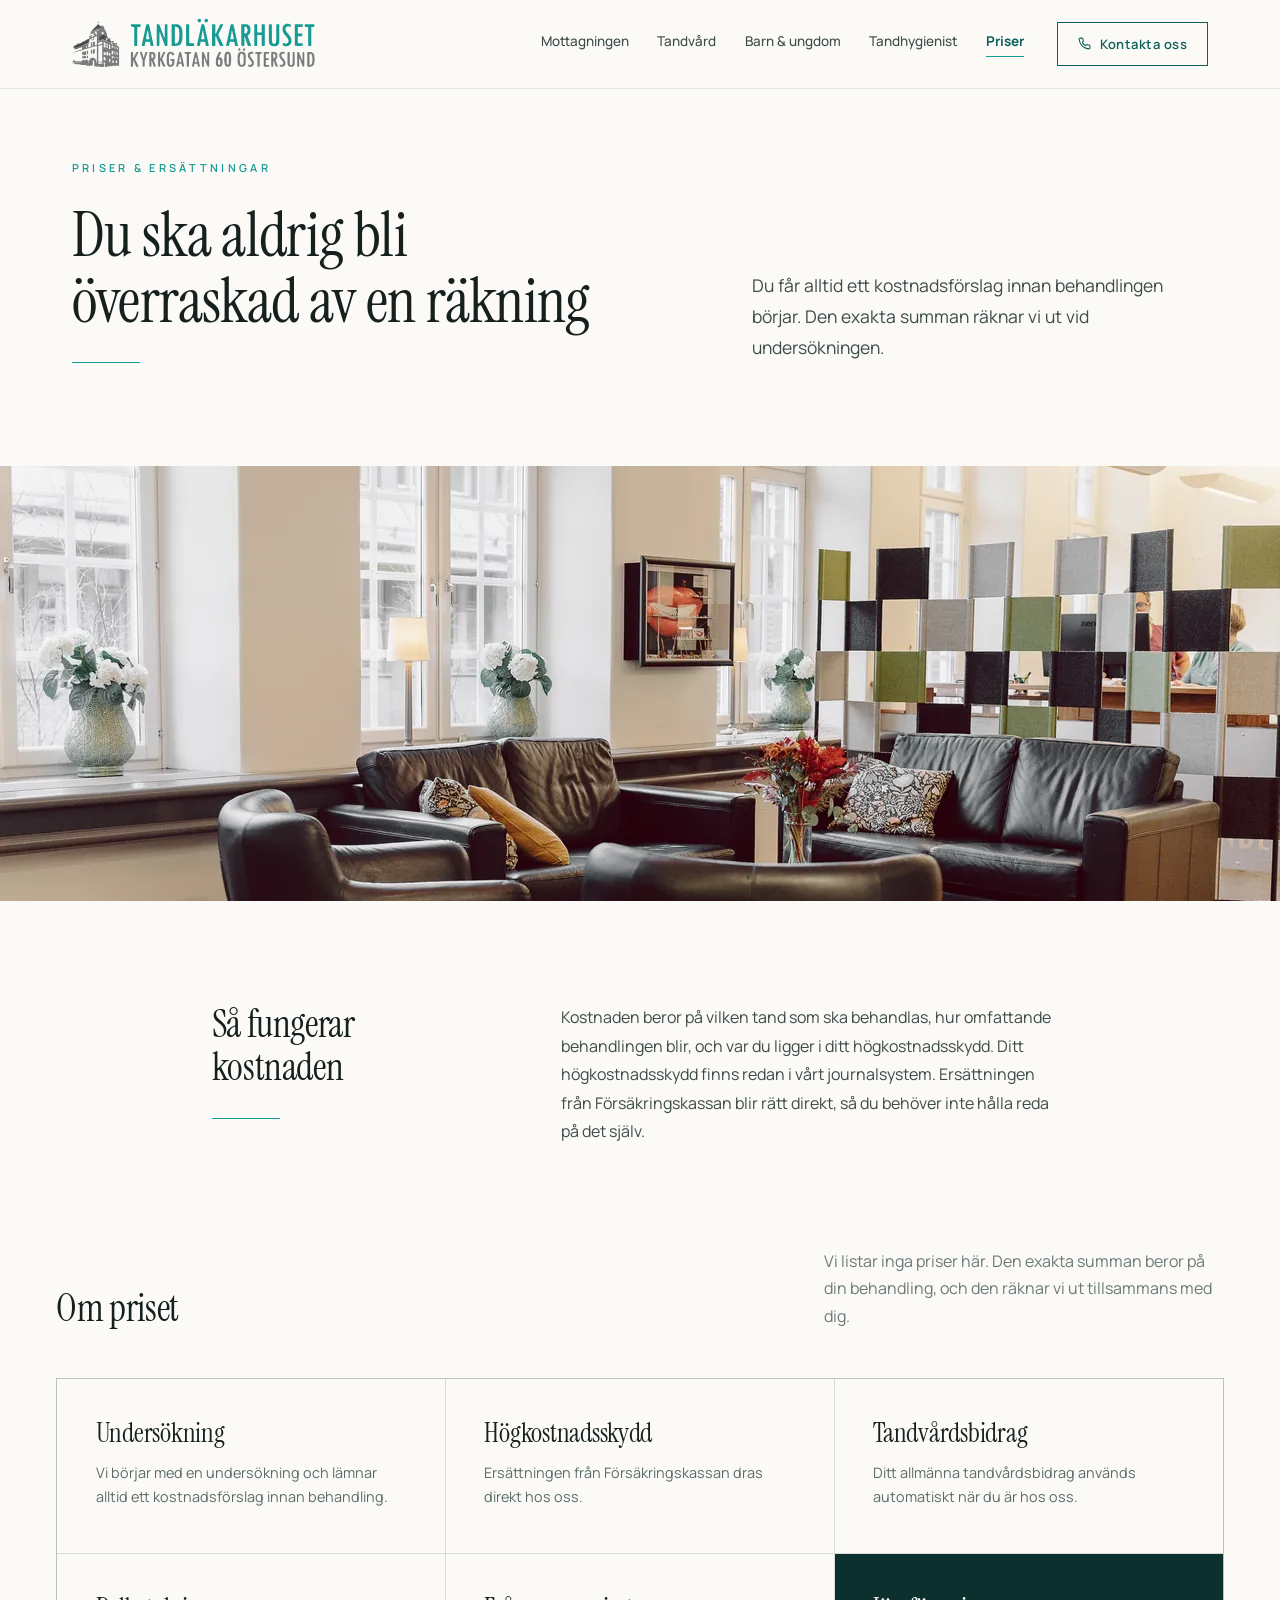
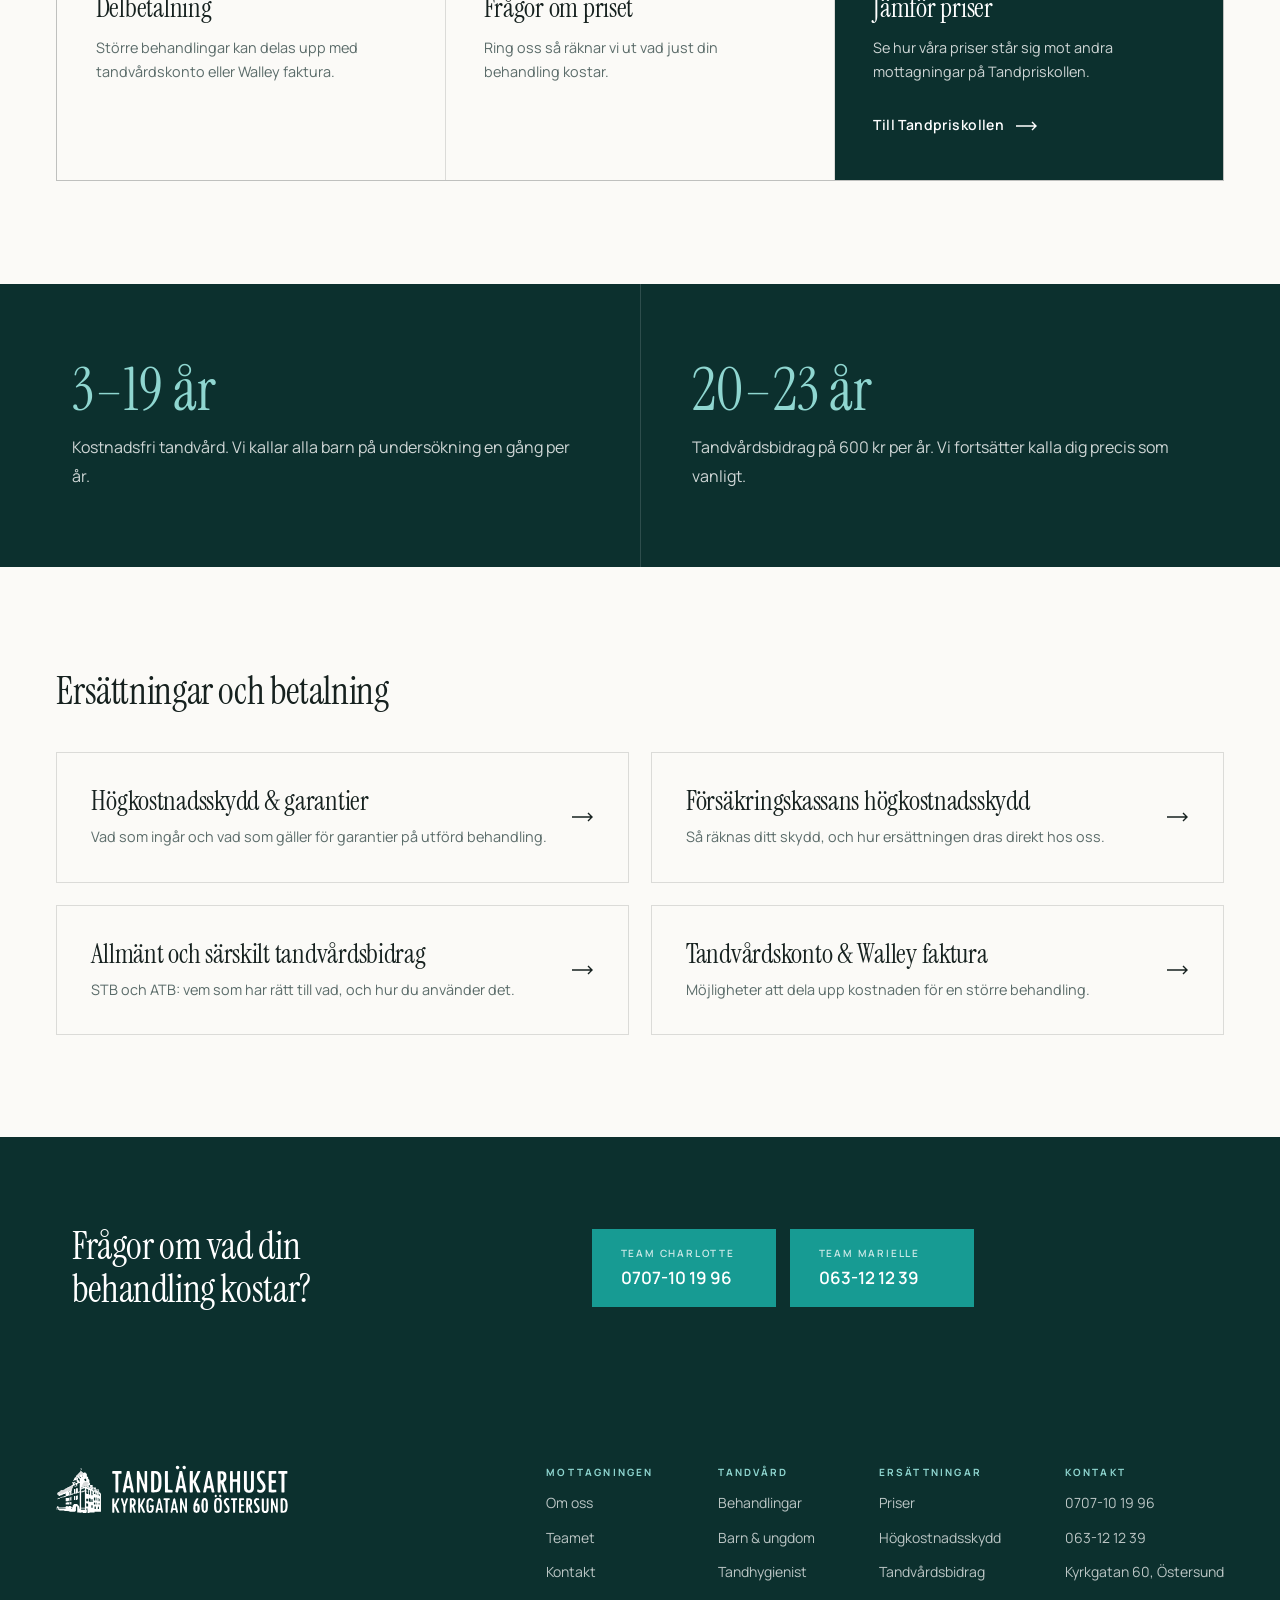
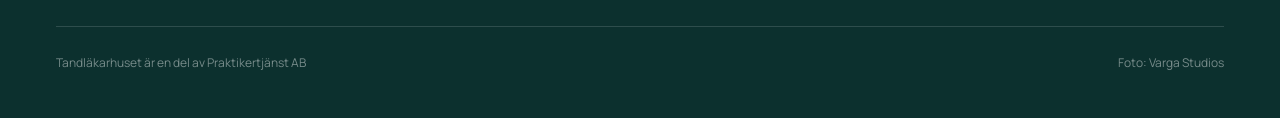
<file: priser.html>
<!doctype html>
<html lang="sv">
<head>
<meta charset="utf-8">
<meta name="viewport" content="width=device-width, initial-scale=1">
<title>Priser och ersättningar | Tandläkarhuset Östersund</title>
<meta name="description" content="Du får alltid ett kostnadsförslag innan behandlingen börjar. Ditt högkostnadsskydd dras direkt, och större behandlingar kan delas upp.">
<link rel="canonical" href="https://www.tandlakarhuset.com/priser">

<meta property="og:type" content="website">
<meta property="og:locale" content="sv_SE">
<meta property="og:site_name" content="Tandläkarhuset Östersund">
<meta property="og:title" content="Priser och ersättningar | Tandläkarhuset Östersund">
<meta property="og:description" content="Du får alltid ett kostnadsförslag innan behandlingen börjar. Ditt högkostnadsskydd dras direkt, och större behandlingar kan delas upp.">
<meta property="og:image" content="assets/img/klinik-1280.jpg">
<meta name="twitter:card" content="summary_large_image">
<meta name="theme-color" content="#0C302E">

<link rel="icon" href="assets/img/favicon.svg" type="image/svg+xml">
<link rel="apple-touch-icon" href="assets/img/apple-touch-icon.png">

<link rel="preconnect" href="https://fonts.googleapis.com">
<link rel="preconnect" href="https://fonts.gstatic.com" crossorigin>
<link rel="stylesheet" href="https://fonts.googleapis.com/css2?family=Instrument+Serif:ital@0;1&family=Manrope:wght@400;500;600;700&display=swap">
<link rel="stylesheet" href="assets/css/style.css?v=7">
</head>
<body>
<a class="skip" href="#innehall">Hoppa till innehållet</a>

<!-- ══ Topbar ═══════════════════════════════════════════════════════════ -->
<header class="topbar">
  <div class="topbar__inre">
    <a class="logo" href="/" aria-label="Tandläkarhuset Östersund, till startsidan">
      <img src="assets/img/tandlakarhuset-logo.svg" alt="Tandläkarhuset, Kyrkgatan 60 Östersund" width="250" height="56">
    </a>
    <div class="topbar__hoger">
      <nav class="nav" aria-label="Huvudmeny">
        <a href="/mottagningen">Mottagningen</a>
        <a href="/tandvard">Tandvård</a>
        <a href="/barn-och-ungdom">Barn &amp; ungdom</a>
        <a href="/tandhygienist">Tandhygienist</a>
        <a href="/priser" aria-current="page">Priser</a>
      </nav>
      <a class="kontakt-pill" href="/kontakt">
        <svg width="13" height="13" viewBox="0 0 24 24" fill="none" stroke="currentColor" stroke-width="2" stroke-linecap="round" stroke-linejoin="round" aria-hidden="true"><path d="M22 16.92v3a2 2 0 0 1-2.18 2 19.8 19.8 0 0 1-8.63-3.07 19.5 19.5 0 0 1-6-6A19.8 19.8 0 0 1 2.12 4.18 2 2 0 0 1 4.11 2h3a2 2 0 0 1 2 1.72c.13.96.36 1.9.7 2.81a2 2 0 0 1-.45 2.11L8.09 9.91a16 16 0 0 0 6 6l1.27-1.27a2 2 0 0 1 2.11-.45c.9.34 1.85.57 2.81.7A2 2 0 0 1 22 16.92z"/></svg>
        Kontakta oss
      </a>
      <button class="burgare" type="button" aria-expanded="false" aria-controls="mobilmeny" aria-label="Öppna menyn">
        <span></span><span></span><span></span>
      </button>
    </div>
  </div>
</header>

<div class="mobilmeny" id="mobilmeny">
  <nav aria-label="Meny">
    <a href="/">Hem</a>
    <a href="/mottagningen">Mottagningen</a>
    <a href="/tandvard">Tandvård</a>
    <a href="/barn-och-ungdom">Barn &amp; ungdom</a>
    <a href="/tandhygienist">Tandhygienist</a>
    <a href="/priser" aria-current="page">Priser</a>
    <a href="/kontakt">Kontakt</a>
  </nav>
  <div class="mobilmeny__tel">
    <a class="tel" href="tel:+46707101996"><span>TEAM CHARLOTTE</span><span>0707-10 19 96</span></a>
    <a class="tel" href="tel:+4663121239"><span>TEAM MARIELLE</span><span>063-12 12 39</span></a>
  </div>
</div>

<main id="innehall">

  <!-- ══ Sidhuvud ═══════════════════════════════════════════════════════ -->
  <section class="sektion sektion--botten" style="padding-top:var(--rytm-s)">
    <div class="wrap split split--botten sidhuvud">
      <div>
        <span class="etikett" style="margin-bottom:26px">Priser &amp; ersättningar</span>
        <h1 class="t-sida" style="margin-bottom:28px">Du ska aldrig bli <br class="d">överraskad av en räkning</h1>
        <hr class="streck">
      </div>
      <p class="brod brod--stor">Du får alltid ett kostnadsförslag innan behandlingen börjar. Den exakta summan räknar vi ut vid undersökningen.</p>
    </div>
  </section>

  <div class="toppbild" style="--bildlage:center 40%">
    <picture>
      <source type="image/webp" sizes="100vw" srcset="assets/img/banner-priser-768.webp 768w, assets/img/banner-priser-1280.webp 1280w, assets/img/banner-priser-1920.webp 1920w, assets/img/banner-priser-2400.webp 2400w">
      <img src="assets/img/banner-priser-1280.jpg" sizes="100vw"
           srcset="assets/img/banner-priser-768.jpg 768w, assets/img/banner-priser-1280.jpg 1280w, assets/img/banner-priser-1920.jpg 1920w, assets/img/banner-priser-2400.jpg 2400w"
           alt="Väntrummet på Tandläkarhuset" width="2160" height="880" fetchpriority="high">
    </picture>
  </div>

  <!-- ══ Så fungerar kostnaden ══════════════════════════════════════════ -->
  <section class="sektion">
    <div class="wrap wrap--smal split uppslag">
      <div class="uppslag__huvud reveal">
        <h2 class="t-3">Så fungerar <br class="d">kostnaden</h2>
        <hr class="streck" style="margin-top:clamp(22px,3vw,30px)">
      </div>
      <p class="brod reveal">Kostnaden beror på vilken tand som ska behandlas, hur omfattande behandlingen blir, och var du ligger i ditt högkostnadsskydd. Ditt högkostnadsskydd finns redan i vårt journalsystem. Ersättningen från Försäkringskassan blir rätt direkt, så du behöver inte hålla reda på det själv.</p>
    </div>
  </section>

  <!-- ══ Om priset ══════════════════════════════════════════════════════ -->
  <section class="sektion--botten">
    <div class="wrap wrap--bred">
      <div class="sekhuvud">
        <h2 class="t-3">Om priset</h2>
        <p class="brod brod--dov" style="font-size:16px;line-height:1.7;max-width:400px">Vi listar inga priser här. Den exakta summan beror på din behandling, och den räknar vi ut tillsammans med dig.</p>
      </div>
      <div class="lista-rutnat">
        <div class="reveal">
          <h3 class="t-4">Undersökning</h3>
          <p class="brod--liten">Vi börjar med en undersökning och lämnar alltid ett kostnadsförslag innan behandling.</p>
        </div>
        <div class="reveal">
          <h3 class="t-4">Högkostnadsskydd</h3>
          <p class="brod--liten">Ersättningen från Försäkringskassan dras direkt hos oss.</p>
        </div>
        <div class="reveal">
          <h3 class="t-4">Tandvårdsbidrag</h3>
          <p class="brod--liten">Ditt allmänna tandvårdsbidrag används automatiskt när du är hos oss.</p>
        </div>
        <div class="reveal">
          <h3 class="t-4">Delbetalning</h3>
          <p class="brod--liten">Större behandlingar kan delas upp med tandvårdskonto eller Walley faktura.</p>
        </div>
        <div class="reveal">
          <h3 class="t-4">Frågor om priset</h3>
          <p class="brod--liten">Ring oss så räknar vi ut vad just din behandling kostar.</p>
        </div>
        <a class="lista-atgard reveal" href="https://tandpriskollen.se/" target="_blank" rel="noopener">
          <h3 class="t-4" style="color:#fff">Jämför priser</h3>
          <p class="brod--liten" style="color:rgba(255,255,255,.8)">Se hur våra priser står sig mot andra mottagningar på Tandpriskollen.</p>
          <span class="pil" style="color:#fff;margin-top:auto;padding-top:18px">Till Tandpriskollen
            <svg width="22" height="10" viewBox="0 0 22 10" fill="none" stroke="currentColor" stroke-width="1.4" aria-hidden="true"><path d="M0 5h20M16 1l4 4-4 4"/></svg>
          </span>
        </a>
      </div>
    </div>
  </section>

  <!-- ══ Åldersgrupper ══════════════════════════════════════════════════ -->
  <section class="mork">
    <div class="aldersgrupper">
      <div><b>3–19 år</b><p class="brod brod--ljus">Kostnadsfri tandvård. Vi kallar alla barn på undersökning en gång per år.</p></div>
      <div><b>20–23 år</b><p class="brod brod--ljus">Tandvårdsbidrag på 600 kr per år. Vi fortsätter kalla dig precis som vanligt.</p></div>
    </div>
  </section>

  <!-- ══ Ersättningar ═══════════════════════════════════════════════════
       Länkmålen är desamma som på gamla tandlakarhuset.com, följda till sin
       nuvarande adress. Undantag: Tandvårdskonto pekade förr på lowell.se,
       som inte längre har något om tandvård. Här går den till Walley.
       ═══════════════════════════════════════════════════════════════════ -->
  <section class="sektion" id="ersattningar">
    <div class="wrap wrap--bred">
      <h2 class="t-3" style="margin-bottom:40px">Ersättningar och betalning</h2>
      <div class="lankkort-rutnat">
        <a class="lankkort reveal" href="https://www.1177.se/jamtland-harjedalen/sa-fungerar-varden/lagar-och-bestammelser/rattigheter-inom-tandvard/" target="_blank" rel="noopener">
          <div class="stack" style="--gap:8px">
            <h3 class="t-4">Högkostnadsskydd &amp; garantier</h3>
            <p class="brod--liten">Vad som ingår och vad som gäller för garantier på utförd behandling.</p>
          </div>
          <svg width="22" height="10" viewBox="0 0 22 10" fill="none" stroke="currentColor" stroke-width="1.4" aria-hidden="true"><path d="M0 5h20M16 1l4 4-4 4"/></svg>
        </a>
        <a class="lankkort reveal" href="https://www.forsakringskassan.se/privatperson/tandvard/tandvardsstod" target="_blank" rel="noopener">
          <div class="stack" style="--gap:8px">
            <h3 class="t-4">Försäkringskassans högkostnadsskydd</h3>
            <p class="brod--liten">Så räknas ditt skydd, och hur ersättningen dras direkt hos oss.</p>
          </div>
          <svg width="22" height="10" viewBox="0 0 22 10" fill="none" stroke="currentColor" stroke-width="1.4" aria-hidden="true"><path d="M0 5h20M16 1l4 4-4 4"/></svg>
        </a>
        <a class="lankkort reveal" href="https://www.socialstyrelsen.se/kunskapsstod-och-regler/omraden/tandvard/" target="_blank" rel="noopener">
          <div class="stack" style="--gap:8px">
            <h3 class="t-4">Allmänt och särskilt tandvårdsbidrag</h3>
            <p class="brod--liten">STB och ATB: vem som har rätt till vad, och hur du använder det.</p>
          </div>
          <svg width="22" height="10" viewBox="0 0 22 10" fill="none" stroke="currentColor" stroke-width="1.4" aria-hidden="true"><path d="M0 5h20M16 1l4 4-4 4"/></svg>
        </a>
        <a class="lankkort reveal" href="https://www.walley.se/" target="_blank" rel="noopener">
          <div class="stack" style="--gap:8px">
            <h3 class="t-4">Tandvårdskonto &amp; Walley faktura</h3>
            <p class="brod--liten">Möjligheter att dela upp kostnaden för en större behandling.</p>
          </div>
          <svg width="22" height="10" viewBox="0 0 22 10" fill="none" stroke="currentColor" stroke-width="1.4" aria-hidden="true"><path d="M0 5h20M16 1l4 4-4 4"/></svg>
        </a>
      </div>
    </div>
  </section>

  <!-- ══ Avslut ═════════════════════════════════════════════════════════ -->
  <section class="mork" style="padding-block:clamp(56px,7vw,88px)">
    <div class="wrap split split--mitt">
      <h2 class="t-3" style="color:#fff">Frågor om vad din <br class="d">behandling kostar?</h2>
      <div class="tel-rad">
        <a class="tel" href="tel:+46707101996"><span>TEAM CHARLOTTE</span><span>0707-10 19 96</span></a>
        <a class="tel" href="tel:+4663121239"><span>TEAM MARIELLE</span><span>063-12 12 39</span></a>
      </div>
    </div>
  </section>

</main>

<!-- ══ Sidfot ═══════════════════════════════════════════════════════════ -->
<footer class="sidfot">
  <div class="wrap wrap--bred">
    <div class="sidfot__topp">
      <a class="sidfot__logo" href="/" aria-label="Till startsidan">
        <img src="assets/img/tandlakarhuset-logo-vit.svg" alt="Tandläkarhuset" width="232" height="52" loading="lazy">
      </a>
      <div class="sidfot__kolumner">
        <div class="sidfot__kol">
          <span class="etikett etikett--tat etikett--ljus">Mottagningen</span>
          <a href="/mottagningen">Om oss</a>
          <a href="/mottagningen#teamet">Teamet</a>
          <a href="/kontakt">Kontakt</a>
        </div>
        <div class="sidfot__kol">
          <span class="etikett etikett--tat etikett--ljus">Tandvård</span>
          <a href="/tandvard">Behandlingar</a>
          <a href="/barn-och-ungdom">Barn &amp; ungdom</a>
          <a href="/tandhygienist">Tandhygienist</a>
        </div>
        <div class="sidfot__kol">
          <span class="etikett etikett--tat etikett--ljus">Ersättningar</span>
          <a href="/priser">Priser</a>
          <a href="/priser#ersattningar">Högkostnadsskydd</a>
          <a href="/priser#ersattningar">Tandvårdsbidrag</a>
        </div>
        <div class="sidfot__kol">
          <span class="etikett etikett--tat etikett--ljus">Kontakt</span>
          <a href="tel:+46707101996">0707-10 19 96</a>
          <a href="tel:+4663121239">063-12 12 39</a>
          <a href="https://maps.google.com/?q=Kyrkgatan+60,+831+34+Östersund" target="_blank" rel="noopener">Kyrkgatan 60, Östersund</a>
        </div>
      </div>
    </div>
    <div class="sidfot__botten">
      <span>Tandläkarhuset är en del av Praktikertjänst AB</span>
      <span>Foto: Varga Studios</span>
    </div>
  </div>
</footer>

<script src="assets/js/site.js?v=3" defer></script>
</body>
</html>
</file>
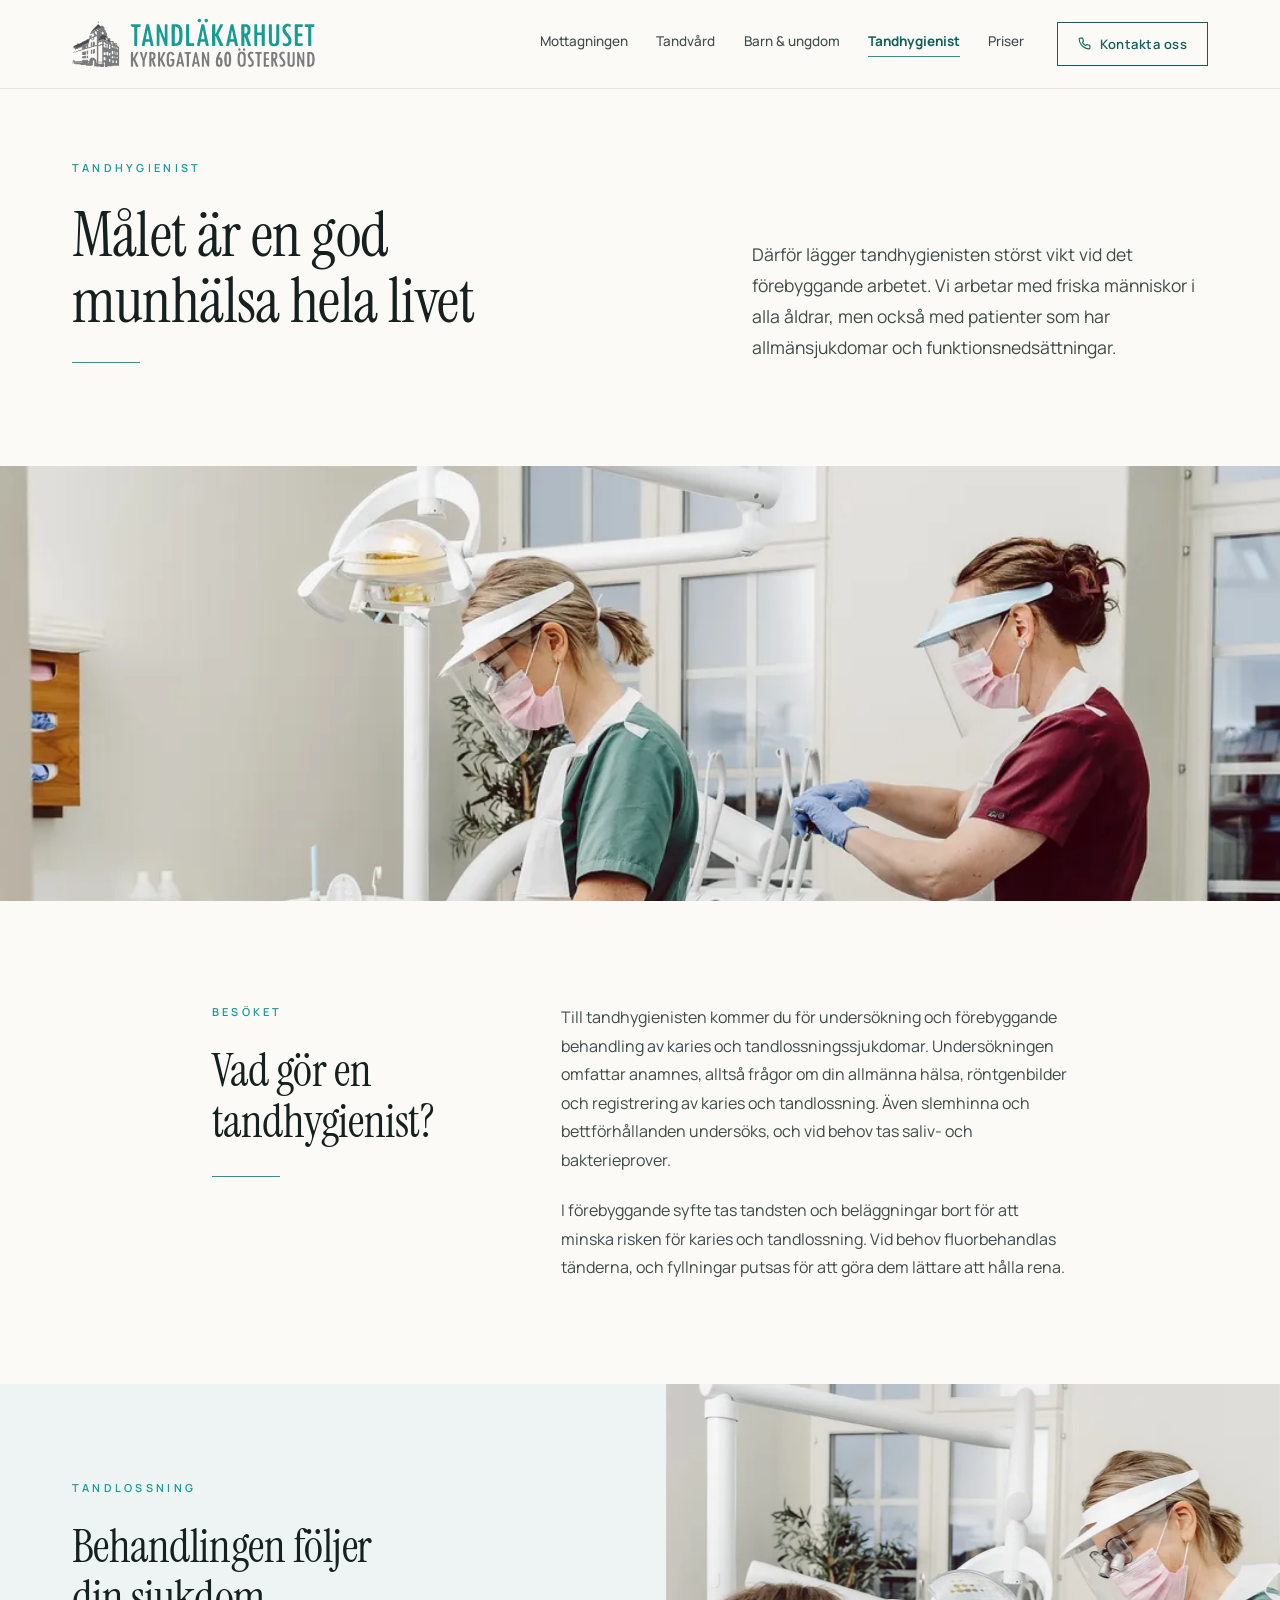
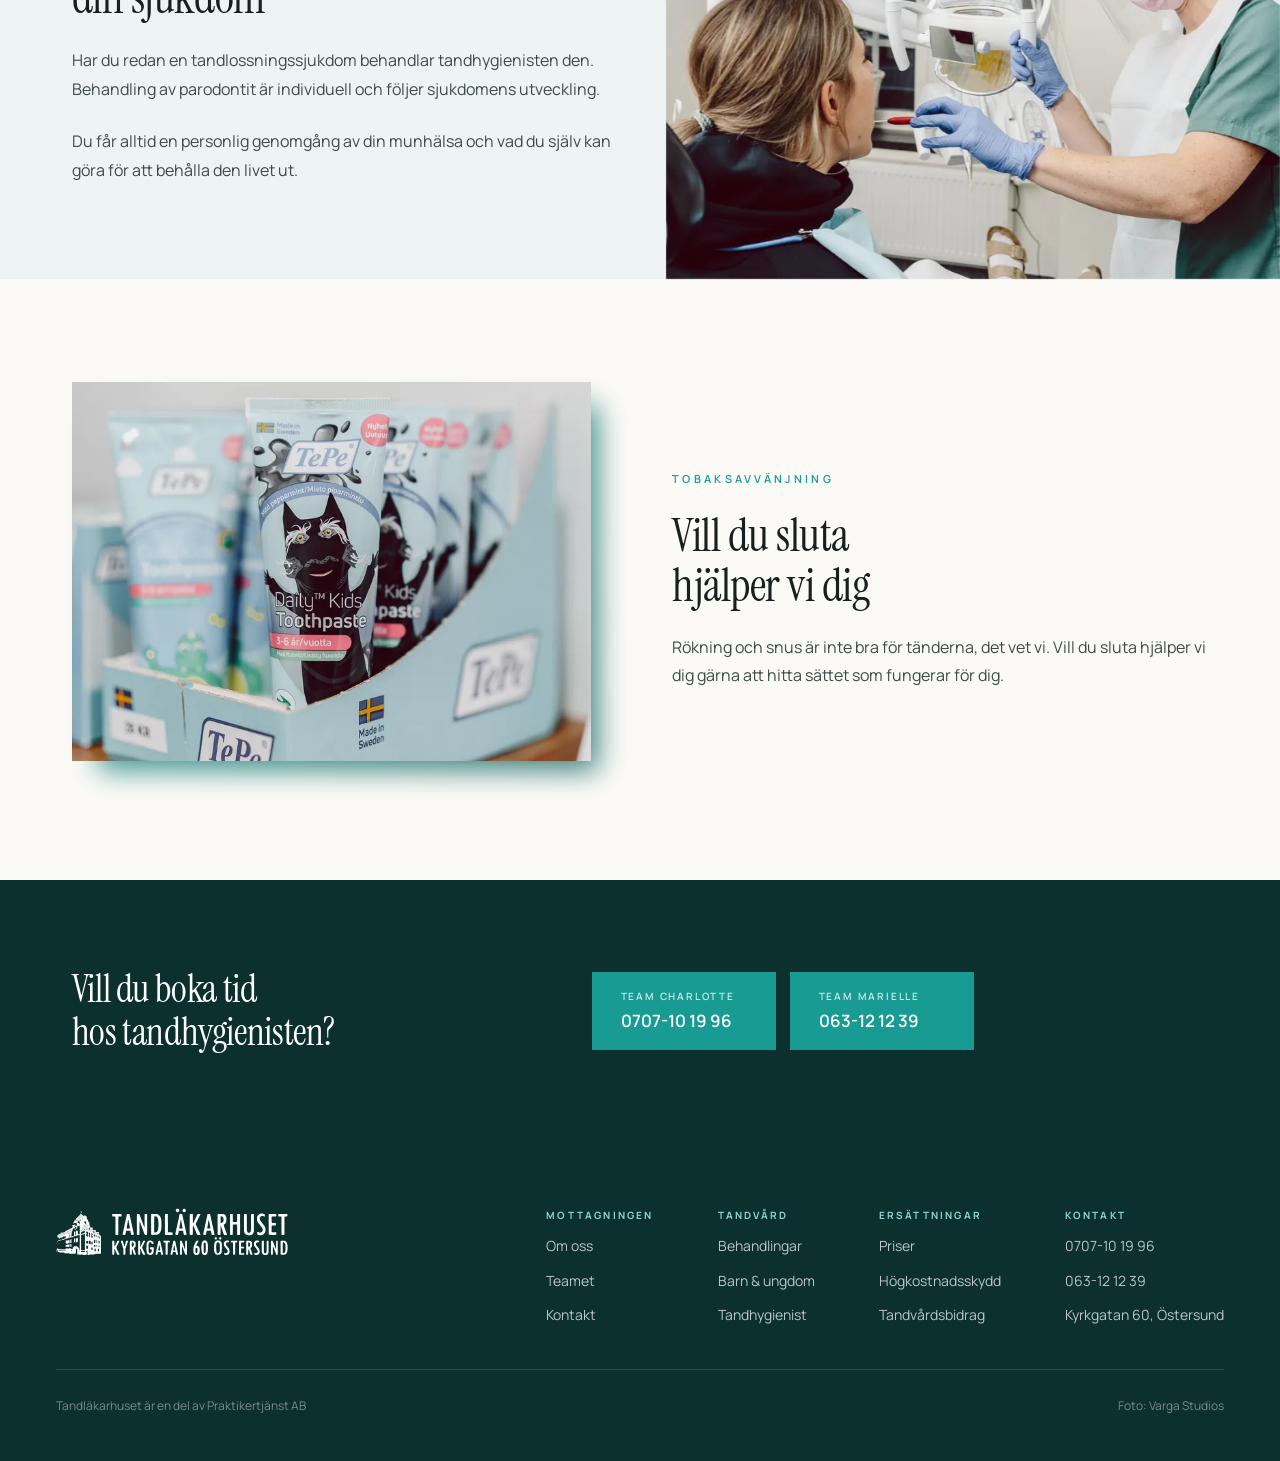
<file: tandhygienist.html>
<!doctype html>
<html lang="sv">
<head>
<meta charset="utf-8">
<meta name="viewport" content="width=device-width, initial-scale=1">
<title>Tandhygienist i Östersund | Tandläkarhuset</title>
<meta name="description" content="Undersökning, tandsten och beläggningar, behandling av tandlossning och hjälp att sluta med tobak. Målet är en god munhälsa hela livet.">
<link rel="canonical" href="https://www.tandlakarhuset.com/tandhygienist">

<meta property="og:type" content="website">
<meta property="og:locale" content="sv_SE">
<meta property="og:site_name" content="Tandläkarhuset Östersund">
<meta property="og:title" content="Tandhygienist i Östersund | Tandläkarhuset">
<meta property="og:description" content="Undersökning, tandsten och beläggningar, behandling av tandlossning och hjälp att sluta med tobak. Målet är en god munhälsa hela livet.">
<meta property="og:image" content="assets/img/hygienistband-1280.jpg">
<meta name="twitter:card" content="summary_large_image">
<meta name="theme-color" content="#0C302E">

<link rel="icon" href="assets/img/favicon.svg" type="image/svg+xml">
<link rel="apple-touch-icon" href="assets/img/apple-touch-icon.png">

<link rel="preconnect" href="https://fonts.googleapis.com">
<link rel="preconnect" href="https://fonts.gstatic.com" crossorigin>
<link rel="stylesheet" href="https://fonts.googleapis.com/css2?family=Instrument+Serif:ital@0;1&family=Manrope:wght@400;500;600;700&display=swap">
<link rel="stylesheet" href="assets/css/style.css?v=8">
</head>
<body>
<a class="skip" href="#innehall">Hoppa till innehållet</a>

<!-- ══ Topbar ═══════════════════════════════════════════════════════════ -->
<header class="topbar">
  <div class="topbar__inre">
    <a class="logo" href="/" aria-label="Tandläkarhuset Östersund, till startsidan">
      <img src="assets/img/tandlakarhuset-logo.svg" alt="Tandläkarhuset, Kyrkgatan 60 Östersund" width="250" height="56">
    </a>
    <div class="topbar__hoger">
      <nav class="nav" aria-label="Huvudmeny">
        <a href="/mottagningen">Mottagningen</a>
        <a href="/tandvard">Tandvård</a>
        <a href="/barn-och-ungdom">Barn &amp; ungdom</a>
        <a href="/tandhygienist" aria-current="page">Tandhygienist</a>
        <a href="/priser">Priser</a>
      </nav>
      <a class="kontakt-pill" href="/kontakt">
        <svg width="13" height="13" viewBox="0 0 24 24" fill="none" stroke="currentColor" stroke-width="2" stroke-linecap="round" stroke-linejoin="round" aria-hidden="true"><path d="M22 16.92v3a2 2 0 0 1-2.18 2 19.8 19.8 0 0 1-8.63-3.07 19.5 19.5 0 0 1-6-6A19.8 19.8 0 0 1 2.12 4.18 2 2 0 0 1 4.11 2h3a2 2 0 0 1 2 1.72c.13.96.36 1.9.7 2.81a2 2 0 0 1-.45 2.11L8.09 9.91a16 16 0 0 0 6 6l1.27-1.27a2 2 0 0 1 2.11-.45c.9.34 1.85.57 2.81.7A2 2 0 0 1 22 16.92z"/></svg>
        Kontakta oss
      </a>
      <button class="burgare" type="button" aria-expanded="false" aria-controls="mobilmeny" aria-label="Öppna menyn">
        <span></span><span></span><span></span>
      </button>
    </div>
  </div>
</header>

<div class="mobilmeny" id="mobilmeny">
  <nav aria-label="Meny">
    <a href="/">Hem</a>
    <a href="/mottagningen">Mottagningen</a>
    <a href="/tandvard">Tandvård</a>
    <a href="/barn-och-ungdom">Barn &amp; ungdom</a>
    <a href="/tandhygienist" aria-current="page">Tandhygienist</a>
    <a href="/priser">Priser</a>
    <a href="/kontakt">Kontakt</a>
  </nav>
  <div class="mobilmeny__tel">
    <a class="tel" href="tel:+46707101996"><span>TEAM CHARLOTTE</span><span>0707-10 19 96</span></a>
    <a class="tel" href="tel:+4663121239"><span>TEAM MARIELLE</span><span>063-12 12 39</span></a>
  </div>
</div>

<main id="innehall">

  <!-- ══ Sidhuvud ═══════════════════════════════════════════════════════ -->
  <section class="sektion sektion--botten" style="padding-top:var(--rytm-s)">
    <div class="wrap split split--botten sidhuvud">
      <div>
        <span class="etikett" style="margin-bottom:26px">Tandhygienist</span>
        <h1 class="t-sida" style="margin-bottom:28px">Målet är en god <br class="d">munhälsa hela livet</h1>
        <hr class="streck">
      </div>
      <p class="brod brod--stor">Därför lägger tandhygienisten störst vikt vid det förebyggande arbetet. Vi arbetar med friska människor i alla åldrar, men också med patienter som har allmänsjukdomar och funktionsnedsättningar.</p>
    </div>
  </section>

  <div class="toppbild" style="--bildlage:88% 22%">
    <picture>
          <source type="image/webp" sizes="100vw" srcset="assets/img/hygienistband-768.webp 768w, assets/img/hygienistband-1280.webp 1280w, assets/img/hygienistband-1920.webp 1920w, assets/img/hygienistband-2400.webp 2400w">
          <img src="assets/img/hygienistband-1280.jpg" sizes="100vw"
               srcset="assets/img/hygienistband-768.jpg 768w, assets/img/hygienistband-1280.jpg 1280w, assets/img/hygienistband-1920.jpg 1920w, assets/img/hygienistband-2400.jpg 2400w"
               alt="Tandhygienist och tandsköterska förbereder en behandling" width="2400" height="683" fetchpriority="high">
        </picture>
  </div>

  <!-- ══ Besöket ════════════════════════════════════════════════════════ -->
  <section class="sektion">
    <div class="wrap wrap--smal split uppslag">
      <div class="uppslag__huvud reveal">
        <span class="etikett" style="margin-bottom:24px">Besöket</span>
        <h2 class="t-2">Vad gör en <br class="d">tandhygienist?</h2>
        <hr class="streck" style="margin-top:clamp(22px,3vw,30px)">
      </div>
      <div class="stack reveal">
        <p class="brod">Till tandhygienisten kommer du för undersökning och förebyggande behandling av karies och tandlossningssjukdomar. Undersökningen omfattar anamnes, alltså frågor om din allmänna hälsa, röntgenbilder och registrering av karies och tandlossning. Även slemhinna och bettförhållanden undersöks, och vid behov tas saliv- och bakterieprover.</p>
        <p class="brod">I förebyggande syfte tas tandsten och beläggningar bort för att minska risken för karies och tandlossning. Vid behov fluorbehandlas tänderna, och fyllningar putsas för att göra dem lättare att hålla rena.</p>
      </div>
    </div>
  </section>

  <!-- ══ Tandlossning ═══════════════════════════════════════════════════ -->
  <section style="background:var(--dis)">
    <div class="halvbleed halvbleed--hoger">
      <div class="halvbleed__text stack" style="--gap:24px">
        <span class="etikett">Tandlossning</span>
        <h2 class="t-2">Behandlingen följer <br class="d">din sjukdom</h2>
        <p class="brod">Har du redan en tandlossningssjukdom behandlar tandhygienisten den. Behandling av parodontit är individuell och följer sjukdomens utveckling.</p>
        <p class="brod">Du får alltid en personlig genomgång av din munhälsa och vad du själv kan göra för att behålla den livet ut.</p>
      </div>
      <div class="halvbleed__bild figur figur--kvot" style="--kvot:1.24">
        <picture>
          <source type="image/webp" sizes="(max-width: 900px) 100vw, 48vw" srcset="assets/img/tandlossning-480.webp 480w, assets/img/tandlossning-760.webp 760w, assets/img/tandlossning-1040.webp 1040w, assets/img/tandlossning-1300.webp 1300w">
          <img src="assets/img/tandlossning-760.jpg" sizes="(max-width: 900px) 100vw, 48vw"
               srcset="assets/img/tandlossning-480.jpg 480w, assets/img/tandlossning-760.jpg 760w, assets/img/tandlossning-1040.jpg 1040w, assets/img/tandlossning-1300.jpg 1300w"
               alt="Tandhygienist och patient" width="928" height="760" loading="lazy">
        </picture>
      </div>
    </div>
  </section>

  <!-- ══ Tobaksavvänjning ═══════════════════════════════════════════════ -->
  <section class="sektion">
    <div class="wrap split split--bild-vanster split--mitt">
      <div class="figur figur--kvot figur--ram reveal" style="--kvot:1.37">
        <picture>
          <source type="image/webp" sizes="(max-width: 900px) 100vw, 46vw" srcset="assets/img/tobak-480.webp 480w, assets/img/tobak-760.webp 760w, assets/img/tobak-1100.webp 1100w, assets/img/tobak-1500.webp 1500w">
          <img src="assets/img/tobak-760.jpg" sizes="(max-width: 900px) 100vw, 46vw"
               srcset="assets/img/tobak-480.jpg 480w, assets/img/tobak-760.jpg 760w, assets/img/tobak-1100.jpg 1100w, assets/img/tobak-1500.jpg 1500w"
               alt="Tandvårdsprodukter hos Tandläkarhuset" width="1254" height="1012" loading="lazy">
        </picture>
      </div>
      <div class="stack reveal">
        <span class="etikett">Tobaksavvänjning</span>
        <h2 class="t-2">Vill du sluta <br class="d">hjälper vi dig</h2>
        <p class="brod">Rökning och snus är inte bra för tänderna, det vet vi. Vill du sluta hjälper vi dig gärna att hitta sättet som fungerar för dig.</p>
      </div>
    </div>
  </section>

  <!-- ══ Boka ═══════════════════════════════════════════════════════════ -->
  <section class="mork" style="padding-block:clamp(56px,7vw,88px)">
    <div class="wrap split split--mitt">
      <h2 class="t-3" style="color:#fff">Vill du boka tid <br class="d">hos tandhygienisten?</h2>
      <div class="tel-rad">
        <a class="tel" href="tel:+46707101996"><span>TEAM CHARLOTTE</span><span>0707-10 19 96</span></a>
        <a class="tel" href="tel:+4663121239"><span>TEAM MARIELLE</span><span>063-12 12 39</span></a>
      </div>
    </div>
  </section>

</main>

<!-- ══ Sidfot ═══════════════════════════════════════════════════════════ -->
<footer class="sidfot">
  <div class="wrap wrap--bred">
    <div class="sidfot__topp">
      <a class="sidfot__logo" href="/" aria-label="Till startsidan">
        <img src="assets/img/tandlakarhuset-logo-vit.svg" alt="Tandläkarhuset" width="232" height="52" loading="lazy">
      </a>
      <div class="sidfot__kolumner">
        <div class="sidfot__kol">
          <span class="etikett etikett--tat etikett--ljus">Mottagningen</span>
          <a href="/mottagningen">Om oss</a>
          <a href="/mottagningen#teamet">Teamet</a>
          <a href="/kontakt">Kontakt</a>
        </div>
        <div class="sidfot__kol">
          <span class="etikett etikett--tat etikett--ljus">Tandvård</span>
          <a href="/tandvard">Behandlingar</a>
          <a href="/barn-och-ungdom">Barn &amp; ungdom</a>
          <a href="/tandhygienist">Tandhygienist</a>
        </div>
        <div class="sidfot__kol">
          <span class="etikett etikett--tat etikett--ljus">Ersättningar</span>
          <a href="/priser">Priser</a>
          <a href="/priser#ersattningar">Högkostnadsskydd</a>
          <a href="/priser#ersattningar">Tandvårdsbidrag</a>
        </div>
        <div class="sidfot__kol">
          <span class="etikett etikett--tat etikett--ljus">Kontakt</span>
          <a href="tel:+46707101996">0707-10 19 96</a>
          <a href="tel:+4663121239">063-12 12 39</a>
          <a href="https://maps.google.com/?q=Kyrkgatan+60,+831+34+Östersund" target="_blank" rel="noopener">Kyrkgatan 60, Östersund</a>
        </div>
      </div>
    </div>
    <div class="sidfot__botten">
      <span>Tandläkarhuset är en del av Praktikertjänst AB</span>
      <span>Foto: Varga Studios</span>
    </div>
  </div>
</footer>

<script src="assets/js/site.js?v=3" defer></script>
</body>
</html>
</file>
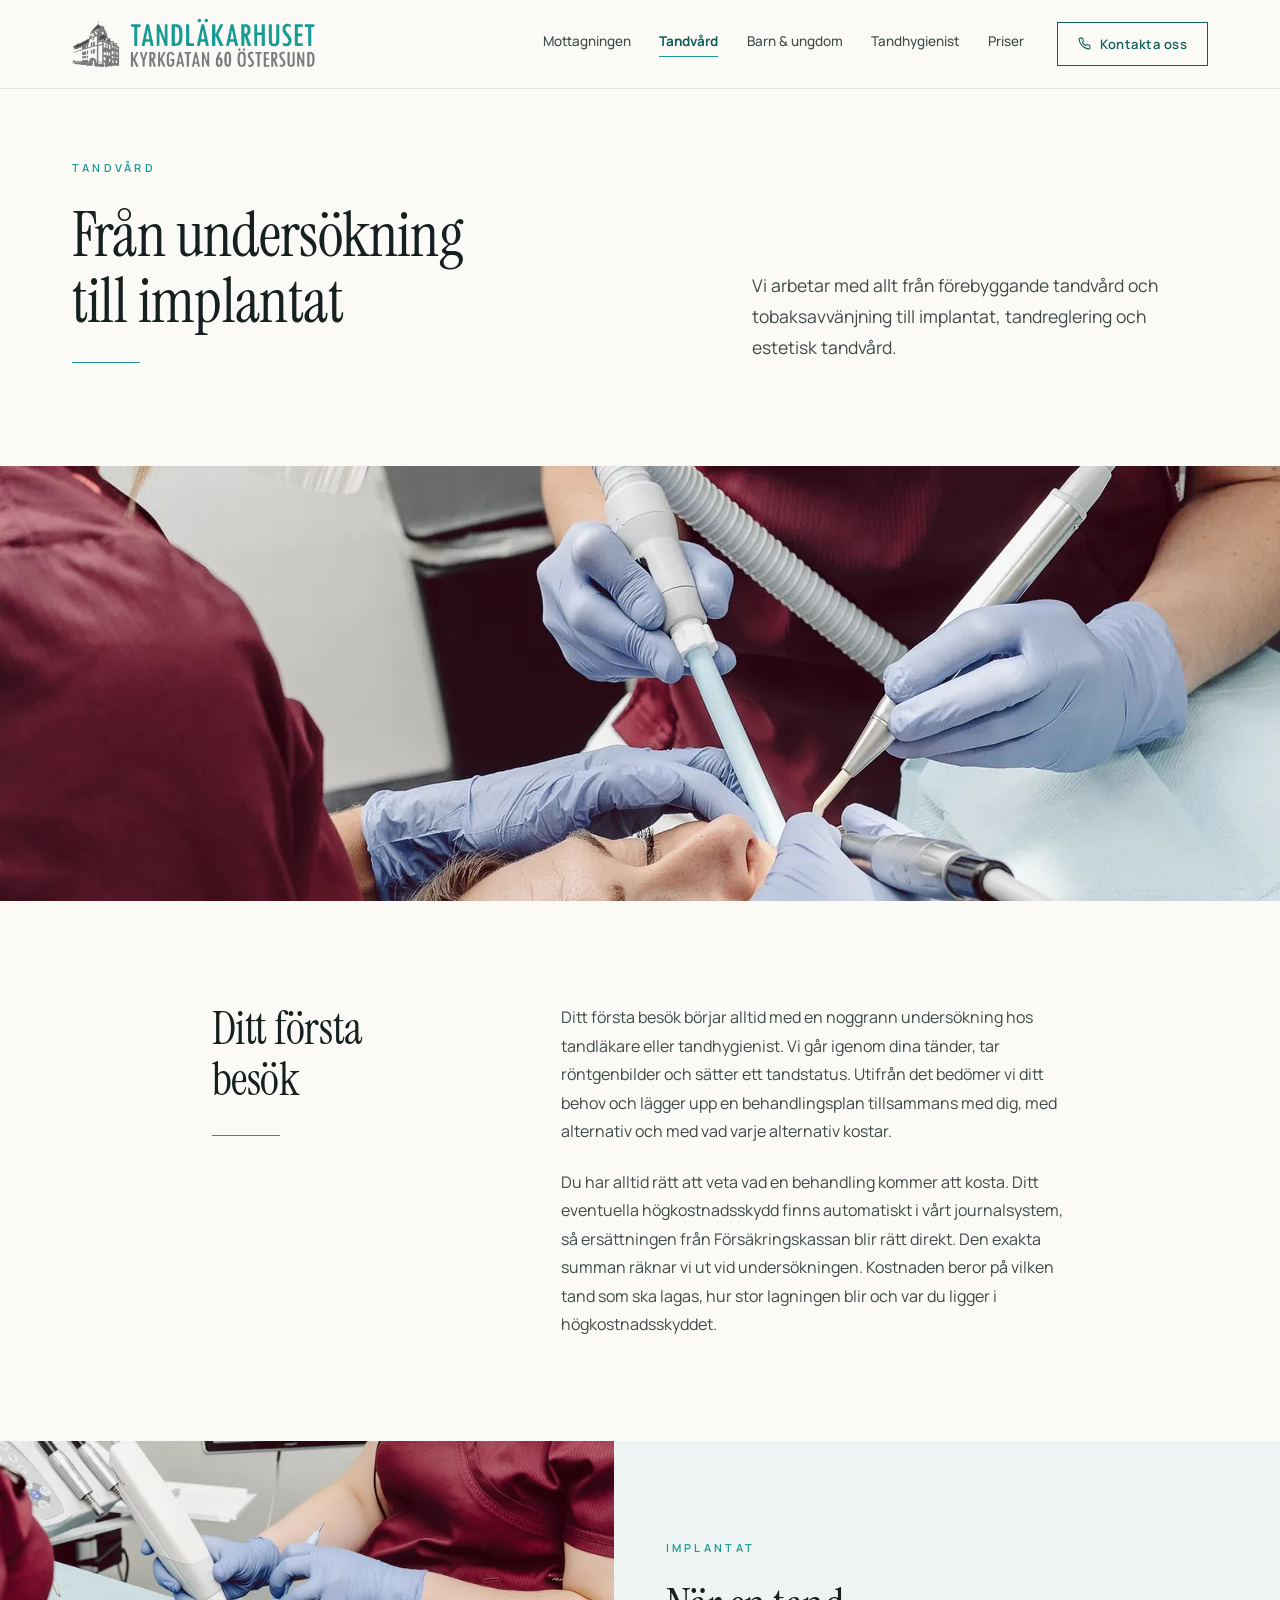
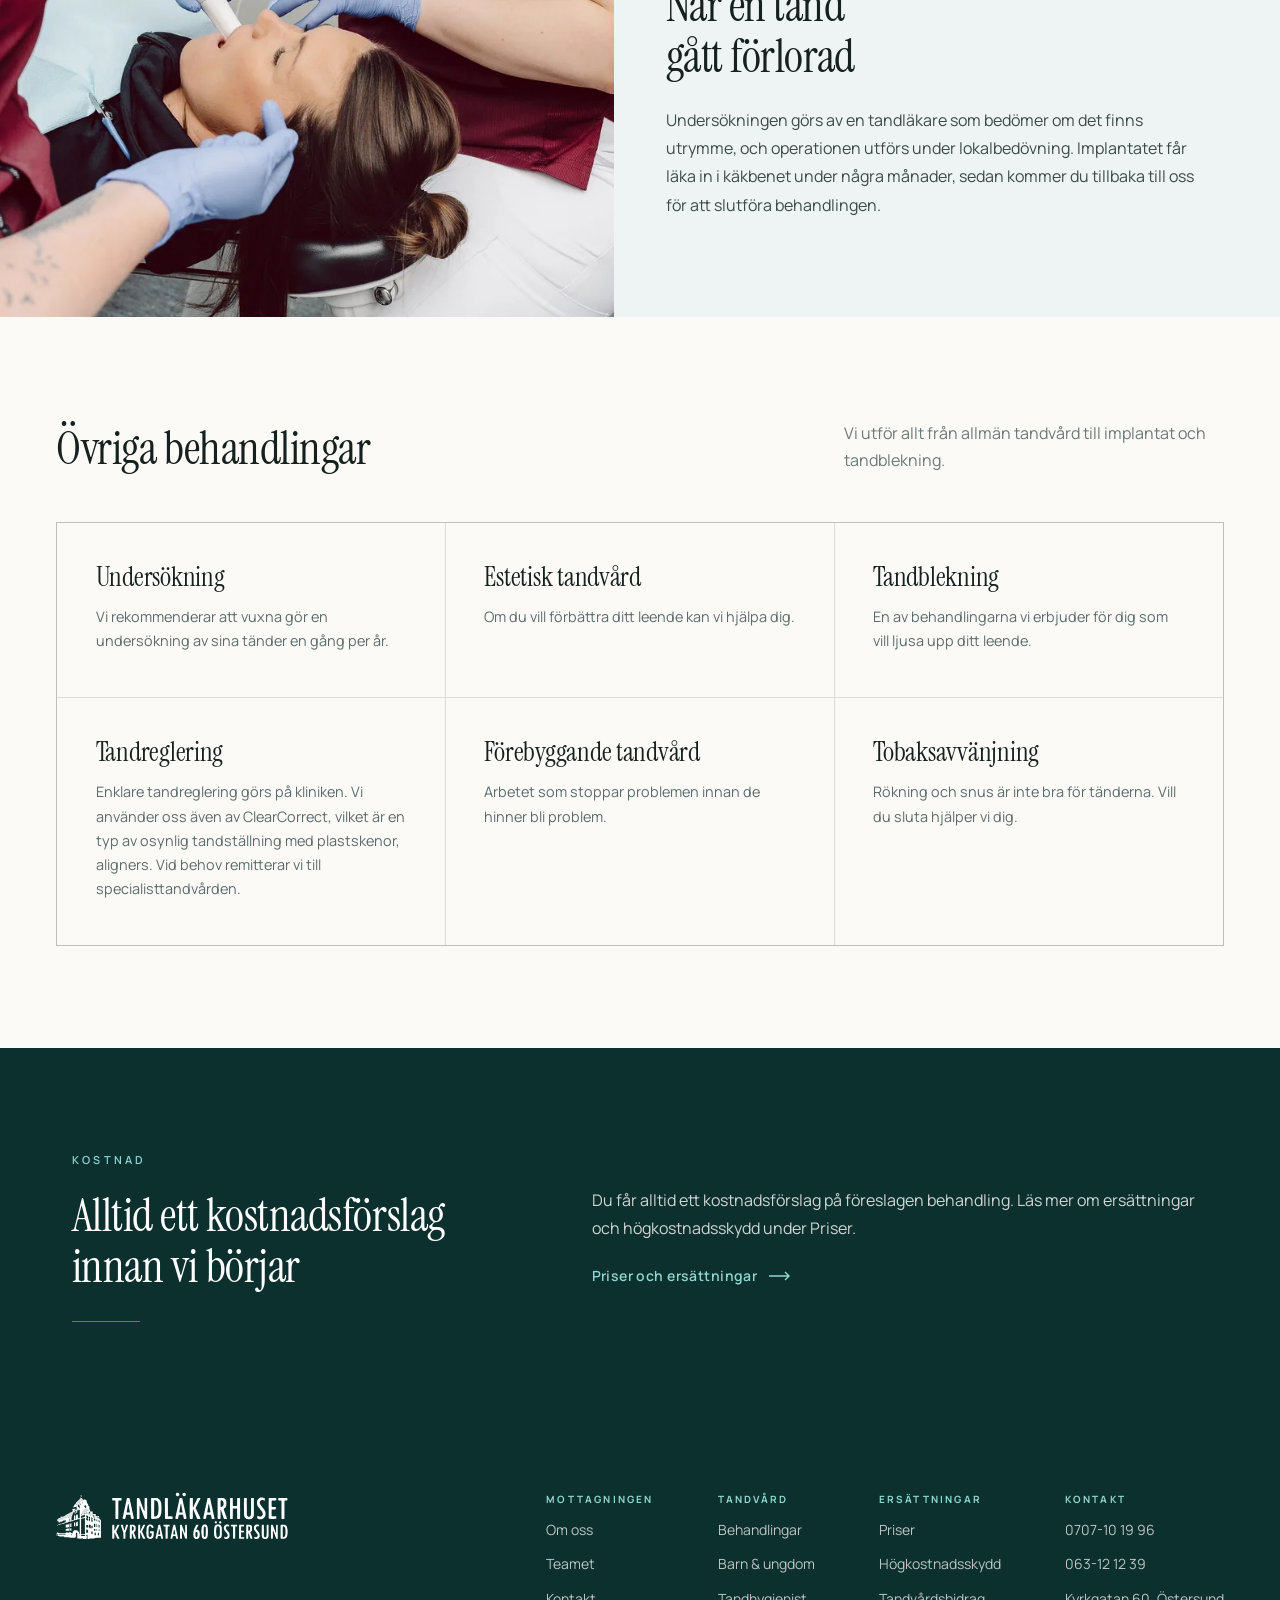
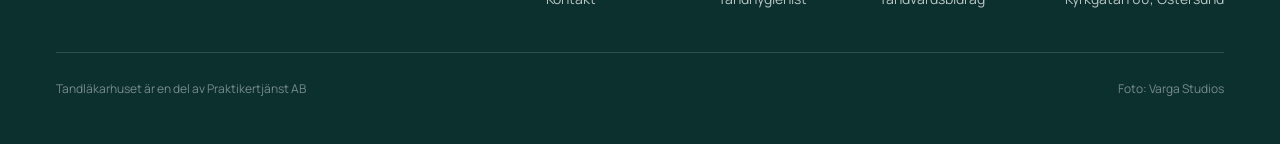
<file: tandvard.html>
<!doctype html>
<html lang="sv">
<head>
<meta charset="utf-8">
<meta name="viewport" content="width=device-width, initial-scale=1">
<title>Tandvård och behandlingar i Östersund | Tandläkarhuset</title>
<meta name="description" content="Undersökning, lagning, implantat, tandreglering, tandblekning och tobaksavvänjning. Du får alltid ett kostnadsförslag innan behandlingen börjar.">
<link rel="canonical" href="https://www.tandlakarhuset.com/tandvard">

<meta property="og:type" content="website">
<meta property="og:locale" content="sv_SE">
<meta property="og:site_name" content="Tandläkarhuset Östersund">
<meta property="og:title" content="Tandvård och behandlingar i Östersund | Tandläkarhuset">
<meta property="og:description" content="Undersökning, lagning, implantat, tandreglering, tandblekning och tobaksavvänjning. Du får alltid ett kostnadsförslag innan behandlingen börjar.">
<meta property="og:image" content="assets/img/banner-tandvard-1280.jpg">
<meta name="twitter:card" content="summary_large_image">
<meta name="theme-color" content="#0C302E">

<link rel="icon" href="assets/img/favicon.svg" type="image/svg+xml">
<link rel="apple-touch-icon" href="assets/img/apple-touch-icon.png">

<link rel="preconnect" href="https://fonts.googleapis.com">
<link rel="preconnect" href="https://fonts.gstatic.com" crossorigin>
<link rel="stylesheet" href="https://fonts.googleapis.com/css2?family=Instrument+Serif:ital@0;1&family=Manrope:wght@400;500;600;700&display=swap">
<link rel="stylesheet" href="assets/css/style.css?v=7">
</head>
<body>
<a class="skip" href="#innehall">Hoppa till innehållet</a>

<!-- ══ Topbar ═══════════════════════════════════════════════════════════ -->
<header class="topbar">
  <div class="topbar__inre">
    <a class="logo" href="/" aria-label="Tandläkarhuset Östersund, till startsidan">
      <img src="assets/img/tandlakarhuset-logo.svg" alt="Tandläkarhuset, Kyrkgatan 60 Östersund" width="250" height="56">
    </a>
    <div class="topbar__hoger">
      <nav class="nav" aria-label="Huvudmeny">
        <a href="/mottagningen">Mottagningen</a>
        <a href="/tandvard" aria-current="page">Tandvård</a>
        <a href="/barn-och-ungdom">Barn &amp; ungdom</a>
        <a href="/tandhygienist">Tandhygienist</a>
        <a href="/priser">Priser</a>
      </nav>
      <a class="kontakt-pill" href="/kontakt">
        <svg width="13" height="13" viewBox="0 0 24 24" fill="none" stroke="currentColor" stroke-width="2" stroke-linecap="round" stroke-linejoin="round" aria-hidden="true"><path d="M22 16.92v3a2 2 0 0 1-2.18 2 19.8 19.8 0 0 1-8.63-3.07 19.5 19.5 0 0 1-6-6A19.8 19.8 0 0 1 2.12 4.18 2 2 0 0 1 4.11 2h3a2 2 0 0 1 2 1.72c.13.96.36 1.9.7 2.81a2 2 0 0 1-.45 2.11L8.09 9.91a16 16 0 0 0 6 6l1.27-1.27a2 2 0 0 1 2.11-.45c.9.34 1.85.57 2.81.7A2 2 0 0 1 22 16.92z"/></svg>
        Kontakta oss
      </a>
      <button class="burgare" type="button" aria-expanded="false" aria-controls="mobilmeny" aria-label="Öppna menyn">
        <span></span><span></span><span></span>
      </button>
    </div>
  </div>
</header>

<div class="mobilmeny" id="mobilmeny">
  <nav aria-label="Meny">
    <a href="/">Hem</a>
    <a href="/mottagningen">Mottagningen</a>
    <a href="/tandvard" aria-current="page">Tandvård</a>
    <a href="/barn-och-ungdom">Barn &amp; ungdom</a>
    <a href="/tandhygienist">Tandhygienist</a>
    <a href="/priser">Priser</a>
    <a href="/kontakt">Kontakt</a>
  </nav>
  <div class="mobilmeny__tel">
    <a class="tel" href="tel:+46707101996"><span>TEAM CHARLOTTE</span><span>0707-10 19 96</span></a>
    <a class="tel" href="tel:+4663121239"><span>TEAM MARIELLE</span><span>063-12 12 39</span></a>
  </div>
</div>

<main id="innehall">

  <!-- ══ Sidhuvud ═══════════════════════════════════════════════════════ -->
  <section class="sektion sektion--botten" style="padding-top:var(--rytm-s)">
    <div class="wrap split split--botten sidhuvud">
      <div>
        <span class="etikett" style="margin-bottom:26px">Tandvård</span>
        <h1 class="t-sida" style="margin-bottom:28px">Från undersökning <br class="d">till implantat</h1>
        <hr class="streck">
      </div>
      <p class="brod brod--stor">Vi arbetar med allt från förebyggande tandvård och tobaksavvänjning till implantat, tandreglering och estetisk tandvård.</p>
    </div>
  </section>

  <div class="toppbild" style="--bildlage:center">
    <picture>
          <source type="image/webp" sizes="100vw" srcset="assets/img/banner-tandvard-768.webp 768w, assets/img/banner-tandvard-1280.webp 1280w, assets/img/banner-tandvard-1920.webp 1920w, assets/img/banner-tandvard-2400.webp 2400w">
          <img src="assets/img/banner-tandvard-1280.jpg" sizes="100vw"
               srcset="assets/img/banner-tandvard-768.jpg 768w, assets/img/banner-tandvard-1280.jpg 1280w, assets/img/banner-tandvard-1920.jpg 1920w, assets/img/banner-tandvard-2400.jpg 2400w"
               alt="Tandläkare och tandsköterska under behandling" width="2160" height="880" fetchpriority="high">
        </picture>
  </div>

  <!-- ══ Första besöket ═════════════════════════════════════════════════ -->
  <section class="sektion">
    <div class="wrap wrap--smal split uppslag">
      <div class="uppslag__huvud reveal">
        <h2 class="t-2">Ditt första <br class="d">besök</h2>
        <hr class="streck" style="margin-top:clamp(22px,3vw,30px)">
      </div>
      <div class="stack reveal">
        <p class="brod">Ditt första besök börjar alltid med en noggrann undersökning hos tandläkare eller tandhygienist. Vi går igenom dina tänder, tar röntgenbilder och sätter ett tandstatus. Utifrån det bedömer vi ditt behov och lägger upp en behandlingsplan tillsammans med dig, med alternativ och med vad varje alternativ kostar.</p>
        <p class="brod">Du har alltid rätt att veta vad en behandling kommer att kosta. Ditt eventuella högkostnadsskydd finns automatiskt i vårt journalsystem, så ersättningen från Försäkringskassan blir rätt direkt. Den exakta summan räknar vi ut vid undersökningen. Kostnaden beror på vilken tand som ska lagas, hur stor lagningen blir och var du ligger i högkostnadsskyddet.</p>
      </div>
    </div>
  </section>

  <!-- ══ Implantat ══════════════════════════════════════════════════════ -->
  <section id="implantat" style="background:var(--dis)">
    <div class="halvbleed halvbleed--vanster">
      <div class="halvbleed__bild figur figur--kvot" style="--kvot:1.29">
        <picture>
          <source type="image/webp" sizes="(max-width: 900px) 100vw, 48vw" srcset="assets/img/implantat2-480.webp 480w, assets/img/implantat2-760.webp 760w, assets/img/implantat2-1000.webp 1000w, assets/img/implantat2-1240.webp 1240w">
          <img src="assets/img/implantat2-760.jpg" sizes="(max-width: 900px) 100vw, 48vw"
               srcset="assets/img/implantat2-480.jpg 480w, assets/img/implantat2-760.jpg 760w, assets/img/implantat2-1000.jpg 1000w, assets/img/implantat2-1240.jpg 1240w"
               alt="Patient i behandlingsstolen under en skanning av tänderna" width="1240" height="961" loading="lazy">
        </picture>
      </div>
      <div class="halvbleed__text stack" style="--gap:24px">
        <span class="etikett">Implantat</span>
        <h2 class="t-2">När en tand <br class="d">gått förlorad</h2>
        <p class="brod">Undersökningen görs av en tandläkare som bedömer om det finns utrymme, och operationen utförs under lokalbedövning. Implantatet får läka in i käkbenet under några månader, sedan kommer du tillbaka till oss för att slutföra behandlingen.</p>
      </div>
    </div>
  </section>

  <!-- ══ Övriga behandlingar ════════════════════════════════════════════ -->
  <section class="sektion">
    <div class="wrap wrap--bred">
      <div class="sekhuvud">
        <h2 class="t-2">Övriga behandlingar</h2>
        <p class="brod brod--dov" style="font-size:16px;line-height:1.7;max-width:380px">Vi utför allt från allmän tandvård till implantat och tandblekning.</p>
      </div>
      <div class="lista-rutnat">
        <div class="reveal">
          <h3 class="t-4">Undersökning</h3>
          <p class="brod--liten">Vi rekommenderar att vuxna gör en undersökning av sina tänder en gång per år.</p>
        </div>
        <div class="reveal">
          <h3 class="t-4">Estetisk tandvård</h3>
          <p class="brod--liten">Om du vill förbättra ditt leende kan vi hjälpa dig.</p>
        </div>
        <div class="reveal">
          <h3 class="t-4">Tandblekning</h3>
          <p class="brod--liten">En av behandlingarna vi erbjuder för dig som vill ljusa upp ditt leende.</p>
        </div>
        <div class="reveal">
          <h3 class="t-4">Tandreglering</h3>
          <p class="brod--liten">Enklare tandreglering görs på kliniken. Vi använder oss även av ClearCorrect, vilket är en typ av osynlig tandställning med plastskenor, aligners. Vid behov remitterar vi till specialisttandvården.</p>
        </div>
        <div class="reveal">
          <h3 class="t-4">Förebyggande tandvård</h3>
          <p class="brod--liten">Arbetet som stoppar problemen innan de hinner bli problem.</p>
        </div>
        <div class="reveal">
          <h3 class="t-4">Tobaksavvänjning</h3>
          <p class="brod--liten">Rökning och snus är inte bra för tänderna. Vill du sluta hjälper vi dig.</p>
        </div>
      </div>
    </div>
  </section>

  <!-- ══ Kostnad ════════════════════════════════════════════════════════ -->
  <section class="mork sektion">
    <div class="wrap split split--mitt">
      <div class="stack reveal">
        <span class="etikett etikett--ljus">Kostnad</span>
        <h2 class="t-2" style="color:#fff">Alltid ett kostnadsförslag <br class="d">innan vi börjar</h2>
        <hr class="streck" style="margin-top:clamp(22px,3vw,30px)">
      </div>
      <div class="stack reveal">
        <p class="brod brod--ljus">Du får alltid ett kostnadsförslag på föreslagen behandling. Läs mer om ersättningar och högkostnadsskydd under Priser.</p>
        <a class="pil pil--ljus" href="/priser">Priser och ersättningar <svg width="22" height="10" viewBox="0 0 22 10" fill="none" stroke="currentColor" stroke-width="1.4" aria-hidden="true"><path d="M0 5h20M16 1l4 4-4 4"/></svg></a>
      </div>
    </div>
  </section>

</main>

<!-- ══ Sidfot ═══════════════════════════════════════════════════════════ -->
<footer class="sidfot">
  <div class="wrap wrap--bred">
    <div class="sidfot__topp">
      <a class="sidfot__logo" href="/" aria-label="Till startsidan">
        <img src="assets/img/tandlakarhuset-logo-vit.svg" alt="Tandläkarhuset" width="232" height="52" loading="lazy">
      </a>
      <div class="sidfot__kolumner">
        <div class="sidfot__kol">
          <span class="etikett etikett--tat etikett--ljus">Mottagningen</span>
          <a href="/mottagningen">Om oss</a>
          <a href="/mottagningen#teamet">Teamet</a>
          <a href="/kontakt">Kontakt</a>
        </div>
        <div class="sidfot__kol">
          <span class="etikett etikett--tat etikett--ljus">Tandvård</span>
          <a href="/tandvard">Behandlingar</a>
          <a href="/barn-och-ungdom">Barn &amp; ungdom</a>
          <a href="/tandhygienist">Tandhygienist</a>
        </div>
        <div class="sidfot__kol">
          <span class="etikett etikett--tat etikett--ljus">Ersättningar</span>
          <a href="/priser">Priser</a>
          <a href="/priser#ersattningar">Högkostnadsskydd</a>
          <a href="/priser#ersattningar">Tandvårdsbidrag</a>
        </div>
        <div class="sidfot__kol">
          <span class="etikett etikett--tat etikett--ljus">Kontakt</span>
          <a href="tel:+46707101996">0707-10 19 96</a>
          <a href="tel:+4663121239">063-12 12 39</a>
          <a href="https://maps.google.com/?q=Kyrkgatan+60,+831+34+Östersund" target="_blank" rel="noopener">Kyrkgatan 60, Östersund</a>
        </div>
      </div>
    </div>
    <div class="sidfot__botten">
      <span>Tandläkarhuset är en del av Praktikertjänst AB</span>
      <span>Foto: Varga Studios</span>
    </div>
  </div>
</footer>

<script src="assets/js/site.js?v=3" defer></script>
</body>
</html>
</file>
<file: assets/css/style.css>
/* ==========================================================================
   Tandläkarhuset Östersund: designsystem
   Rubriker: Instrument Serif · Brödtext: Manrope
   Manér: inga rundade hörn, hårstreck i stället för skuggor,
   versaletiketter i teal, 68×1 px streck under rubriker.
   ========================================================================== */

/* --- 1. Tokens ---------------------------------------------------------- */

:root {
  /* Färg */
  --teal:        #179B93;
  --teal-djup:   #0F5F5A;
  --teal-ljus:   #8FD6D0;
  --morkt:       #0C302E;
  --papper:      #FBFAF7;
  --dis:         #EEF4F3;
  --vit:         #FFFFFF;

  --text:        #16211F;
  --text-mjuk:   #3D4B49;
  --text-tyst:   #5A6B69;
  --text-dov:    #6B7A78;

  --linje:       rgba(22, 33, 31, 0.14);
  --linje-svag:  rgba(22, 33, 31, 0.10);
  --linje-ljus:  rgba(255, 255, 255, 0.14);

  /* Typografi */
  --serif:  'Instrument Serif', Georgia, 'Times New Roman', serif;
  --sans:   'Manrope', 'Helvetica Neue', Helvetica, Arial, sans-serif;

  /* Mått. Tre ramar i stället för en: sidan får rytm av att sektionerna
     inte alla börjar på samma linje. Smal för texttunga partier, bred för
     rutnät, och helbleed för bilder som ska nå kanten. */
  --ram:       1280px;                     /* standard */
  --ram-smal:  1000px;                     /* löptext, tidslinjer */
  --ram-bred:  1560px;                     /* kort- och personrutnät, sidfot */
  --marg:   clamp(20px, 5.6vw, 100px);     /* sidmarginal */
  --vw:     100vw;                         /* skrivs över av JS med exakt clientWidth */
  --rytm:   clamp(64px, 8vw, 112px);       /* lodrät sektionsrytm */
  --rytm-s: clamp(44px, 5.5vw, 76px);

  /* Rörelse */
  --lugn: 520ms cubic-bezier(0.22, 0.61, 0.36, 1);
  --snabb: 200ms ease;

  --header-h: 88px;
}

@media (max-width: 900px) { :root { --header-h: 72px; } }

/* --- 2. Grund ----------------------------------------------------------- */

*, *::before, *::after { box-sizing: border-box; }

html {
  scroll-behavior: smooth;
  -webkit-text-size-adjust: 100%;
  scroll-padding-top: calc(var(--header-h) + 16px);
}

body {
  margin: 0;
  background: var(--papper);
  color: var(--text);
  font-family: var(--sans);
  font-size: 17px;
  line-height: 1.6;
  -webkit-font-smoothing: antialiased;
  -moz-osx-font-smoothing: grayscale;
  overflow-x: hidden;
}

h1, h2, h3, h4 {
  font-family: var(--serif);
  font-weight: 400;
  margin: 0;
  letter-spacing: -0.01em;
  line-height: 1.08;
}

p { margin: 0; }

a { color: var(--teal-djup); text-decoration: none; transition: color var(--snabb); }
a:hover { color: var(--teal); }

img, svg { max-width: 100%; }
img { display: block; height: auto; }

button { font: inherit; color: inherit; }

:focus-visible {
  outline: 2px solid var(--teal);
  outline-offset: 3px;
}

::selection { background: var(--teal); color: #fff; }

.skip {
  position: absolute; left: -9999px; top: 0; z-index: 999;
  background: var(--morkt); color: #fff;
  padding: 14px 22px; font-size: 14px; font-weight: 600;
}
.skip:focus { left: 0; color: #fff; }

/* --- 3. Layoutprimitiv -------------------------------------------------- */

.wrap {
  max-width: var(--ram);
  margin-inline: auto;
  padding-inline: var(--marg);
}
.wrap--smal { max-width: var(--ram-smal); }
.wrap--bred {
  max-width: var(--ram-bred);
  padding-inline: clamp(20px, 4.4vw, 100px);
}

/* Halvbleed: texten står på samma vänsterlinje som .wrap, bilden fortsätter
   ut till skärmkanten. --vw sätts av site.js till exakt clientWidth, så
   linjen håller även när en scrollbar tar plats. */
.halvbleed {
  display: grid;
  grid-template-columns: minmax(0, 1fr) minmax(0, 1fr);
  align-items: center;
  gap: clamp(28px, 4vw, 72px);
}
.halvbleed__text { padding-block: clamp(48px, 6.5vw, 100px); }
/* inte stretch: figuren ska sluta där bilden slutar, annars hamnar
   överlappande bildtexter (.notis) utanför bilden */
.halvbleed__bild { align-self: center; }
.halvbleed__bild picture, .halvbleed__bild img { width: 100%; }

@media (min-width: 901px) {
  .halvbleed--hoger .halvbleed__text {
    padding-left: max(var(--marg), calc((var(--vw) - var(--ram)) / 2 + var(--marg)));
  }
  .halvbleed--vanster .halvbleed__text {
    padding-right: max(var(--marg), calc((var(--vw) - var(--ram)) / 2 + var(--marg)));
  }
}
@media (max-width: 900px) {
  .halvbleed { grid-template-columns: minmax(0, 1fr); gap: 0; }
  .halvbleed__text { padding: clamp(32px, 7vw, 56px) var(--marg); }
  .halvbleed--vanster .halvbleed__bild { order: -1; }
}

.sektion  { padding-block: var(--rytm); }
.sektion--tat { padding-block: var(--rytm-s); }
.sektion--topp { padding-top: var(--rytm); padding-bottom: 0; }
.sektion--botten { padding-top: 0; padding-bottom: var(--rytm); }

.bleed { width: 100%; }

/* Två spalter: smal etikett/rubrik till vänster, text till höger */
.split {
  display: grid;
  gap: clamp(32px, 5vw, 96px);
  grid-template-columns: minmax(0, 0.85fr) minmax(0, 1.15fr);
  align-items: start;
}
.split--mitt  { align-items: center; }
.split--botten { align-items: end; }
/* Sidhuvudena: rubriken är det längsta elementet och ska aldrig behöva bryta
   på ett tredje ställe. Den får därför den bredare spalten. */
.sidhuvud { grid-template-columns: minmax(0, 1.15fr) minmax(0, 0.85fr); }
.split--jamn  { grid-template-columns: repeat(2, minmax(0, 1fr)); }
.split--bild-vanster { grid-template-columns: minmax(0, 1fr) minmax(0, 1fr); }

@media (max-width: 900px) {
  .split, .split--jamn, .split--bild-vanster {
    grid-template-columns: minmax(0, 1fr);
    gap: clamp(24px, 5vw, 40px);
  }
}

.stack { display: flex; flex-direction: column; }
.stack > * + * { margin-top: var(--gap, 22px); }

/* Uppslag: en kort rubrik till vänster om en lång brödtext lämnar annars ett
   stort tomt fält. Här följer rubriken i stället med medan texten rullar
   förbi, och spalten blir smalare så texten får mer plats. */
.uppslag { grid-template-columns: minmax(0, 0.72fr) minmax(0, 1.28fr); align-items: start; }
@media (min-width: 901px) {
  .uppslag__huvud {
    position: sticky;
    top: calc(var(--header-h) + clamp(28px, 4vw, 60px));
  }
}
@media (max-width: 900px) {
  .uppslag { grid-template-columns: minmax(0, 1fr); }
}

/* --- 4. Typografiska byggstenar ---------------------------------------- */

.etikett {
  font-size: clamp(10px, 1vw, 11px);
  letter-spacing: 0.30em;
  text-transform: uppercase;
  color: var(--teal);
  font-weight: 600;
  display: block;
}
.etikett--ljus { color: var(--teal-ljus); }
.etikett--tat  { letter-spacing: 0.22em; font-weight: 700; font-size: 10px; }

.streck {
  width: 68px; height: 1px;
  background: var(--teal);
  border: 0;
  margin: 0;
}

.t-hero  { font-size: clamp(2.45rem, 6.4vw, 4.875rem); line-height: 1.02; }
.t-sida  { font-size: clamp(2.15rem, 5.4vw, 3.875rem); line-height: 1.06; }
.t-stor  { font-size: clamp(1.95rem, 4.3vw, 3.375rem); line-height: 1.08; }
.t-2     { font-size: clamp(1.8rem, 3.7vw, 2.875rem); line-height: 1.1; }
.t-3     { font-size: clamp(1.6rem, 3vw, 2.375rem); line-height: 1.12; }
.t-4     { font-size: clamp(1.35rem, 2.1vw, 1.6875rem); line-height: 1.2; }

.brod    { font-size: clamp(1rem, 1.25vw, 1.0625rem); line-height: 1.78; color: var(--text-mjuk); }
.brod--stor { font-size: clamp(1.0625rem, 1.4vw, 1.09375rem); }
.brod--liten { font-size: clamp(0.9rem, 1.1vw, 0.90625rem); line-height: 1.68; color: var(--text-tyst); }
.brod--dov  { color: var(--text-dov); }
.brod--ljus { color: rgba(255, 255, 255, 0.80); }

.pa-morkt, .pa-morkt h1, .pa-morkt h2, .pa-morkt h3 { color: var(--vit); }

/* Radbrytningar som bara gäller i desktopbredd, mobil får flyta fritt */
br.d { display: inline; }
@media (max-width: 900px) { br.d { display: none; } }

/* --- 5. Länkpil --------------------------------------------------------- */

.pil {
  display: inline-flex;
  align-items: center;
  gap: 12px;
  font-size: 14px;
  font-weight: 600;
  letter-spacing: 0.03em;
  color: var(--teal-djup);
}
.pil svg { flex: none; transition: transform var(--snabb); }
.pil:hover svg { transform: translateX(5px); }
.pil--ljus { color: var(--teal-ljus); }
.pil--ljus:hover { color: var(--vit); }

/* --- 6. Knappar --------------------------------------------------------- */

.knapp {
  display: inline-flex;
  align-items: center;
  justify-content: center;
  gap: 10px;
  padding: 16px 34px;
  background: var(--teal);
  color: var(--vit);
  font-size: 14px;
  font-weight: 600;
  letter-spacing: 0.04em;
  border: 1px solid var(--teal);
  cursor: pointer;
  transition: background var(--snabb), border-color var(--snabb), color var(--snabb);
}
.knapp:hover { background: var(--teal-djup); border-color: var(--teal-djup); color: var(--vit); }

.knapp--linje {
  background: transparent;
  color: var(--teal-djup);
  border-color: var(--teal-djup);
}
.knapp--linje:hover { background: var(--teal-djup); color: var(--vit); }

/* Telefonkort, hero och avslutsband.
   Båda teamen har samma knapp med flit: en fylld och en i kontur skulle
   läsa som att det ena teamet är förstahandsvalet. */
.tel-rad { display: flex; flex-wrap: wrap; gap: 14px; }

.tel {
  display: flex;
  flex-direction: column;
  justify-content: center;
  gap: 3px;
  padding: 15px 28px;
  /* samma minsta bredd, annars blir knapparna olika stora bara för att
     telefonnumren är olika långa */
  min-width: 11.5rem;
  background: var(--teal);
  border: 1px solid var(--teal);
  transition: background var(--snabb), border-color var(--snabb);
}
.tel span:first-child {
  font-size: 10px; letter-spacing: 0.18em; font-weight: 600;
  color: rgba(255, 255, 255, 0.78);
}
.tel span:last-child { font-size: 17px; font-weight: 600; color: var(--vit); }
.tel:hover { background: var(--teal-djup); border-color: var(--teal-djup); }


@media (max-width: 620px) {
  .tel-rad { gap: 10px; }
  /* Lägre, och inte fullbredd: knapparna behåller sin minsta bredd och
     radbryter när de inte får plats, i stället för att bli två stora block. */
  .tel { padding: 11px 20px; gap: 1px; }
  .tel span:last-child { font-size: 16px; }
}

/* --- 7. Topbar ---------------------------------------------------------- */

.topbar {
  position: sticky;
  top: 0;
  z-index: 60;
  background: var(--papper);
  border-bottom: 1px solid var(--linje-svag);
  transition: box-shadow var(--snabb), background var(--snabb);
}
.topbar.scrollad { box-shadow: 0 1px 0 var(--linje); }

.topbar__inre {
  max-width: var(--ram);
  margin-inline: auto;
  padding: 16px var(--marg);
  min-height: var(--header-h);
  display: flex;
  align-items: center;
  justify-content: space-between;
  gap: 24px;
}

.logo { display: block; line-height: 0; flex: none; }
.logo img { width: clamp(168px, 19vw, 250px); height: auto; }

.topbar__hoger { display: flex; align-items: center; gap: clamp(18px, 2.6vw, 38px); }

.nav { display: flex; gap: clamp(16px, 2.2vw, 30px); }
.nav a {
  font-size: 13.5px;
  font-weight: 500;
  color: var(--text-mjuk);
  padding-bottom: 3px;
  border-bottom: 1px solid transparent;
  white-space: nowrap;
}
.nav a:hover { color: var(--teal-djup); border-bottom-color: var(--linje); }
.nav a[aria-current="page"] {
  color: var(--teal-djup);
  font-weight: 700;
  border-bottom-color: var(--teal);
}

.kontakt-pill {
  display: inline-flex;
  align-items: center;
  gap: 9px;
  border: 1px solid var(--teal-djup);
  padding: 11px 20px;
  color: var(--teal-djup);
  font-size: 13px;
  font-weight: 600;
  letter-spacing: 0.04em;
  white-space: nowrap;
  transition: background var(--snabb), color var(--snabb);
}
.kontakt-pill:hover { background: var(--teal-djup); color: var(--vit); }
.kontakt-pill:hover svg { stroke: var(--vit); }
.kontakt-pill svg { transition: stroke var(--snabb); }

/* Hamburgare */
.burgare {
  display: none;
  width: 46px; height: 46px;
  padding: 0;
  background: none;
  border: 1px solid var(--linje);
  cursor: pointer;
  position: relative;
}
.burgare span {
  position: absolute;
  left: 13px;
  width: 20px; height: 1.5px;
  background: var(--text);
  transition: transform var(--snabb), opacity var(--snabb);
}
.burgare span:nth-child(1) { top: 17px; }
.burgare span:nth-child(2) { top: 22.5px; }
.burgare span:nth-child(3) { top: 28px; }
.burgare[aria-expanded="true"] span:nth-child(1) { transform: translateY(5.5px) rotate(45deg); }
.burgare[aria-expanded="true"] span:nth-child(2) { opacity: 0; }
.burgare[aria-expanded="true"] span:nth-child(3) { transform: translateY(-5.5px) rotate(-45deg); }

/* Mobilmeny */
.mobilmeny {
  display: none;
  position: fixed;
  inset: var(--header-h) 0 0 0;
  z-index: 55;
  background: var(--papper);
  padding: 8px var(--marg) 40px;
  overflow-y: auto;
  overscroll-behavior: contain;
}
.mobilmeny.oppen { display: block; }
.mobilmeny nav a {
  display: block;
  /* 14 + 25 + 14 ≈ 53 px träffyta: bekvämt för tummen utan att länkarna
     tar över hela skärmen */
  padding: 14px 0;
  border-bottom: 1px solid var(--linje-svag);
  font-family: var(--serif);
  font-size: 21px;
  color: var(--text);
}
.mobilmeny nav a[aria-current="page"] { color: var(--teal-djup); }

.mobilmeny__tel {
  display: flex; flex-direction: column; gap: 12px;
  margin-top: 32px;
}
.mobilmeny__tel .tel {
  display: flex;
  flex-direction: column;
  gap: 1px;
  padding: 11px 20px;
  font-family: var(--sans);
  border-color: var(--teal);
}
.mobilmeny__tel .tel span:first-child { font-size: 10px; }
.mobilmeny__tel .tel span:last-child { font-size: 17px; }

body.meny-oppen { overflow: hidden; }

@media (max-width: 1040px) {
  .nav, .kontakt-pill { display: none; }
  .burgare { display: block; }
}

/* --- 8. Hero ------------------------------------------------------------ */

.hero {
  position: relative;
  min-height: clamp(480px, 72vh, 720px);
  display: flex;
  align-items: center;
  overflow: hidden;
  background: var(--morkt);
}
.hero__bild {
  position: absolute; inset: 0;
  width: 100%; height: 100%;
  object-fit: cover;
}
.hero__skugga {
  position: absolute; inset: 0;
  background: linear-gradient(100deg,
      rgba(12, 48, 46, 0.92) 0%,
      rgba(12, 48, 46, 0.74) 34%,
      rgba(12, 48, 46, 0.12) 66%,
      rgba(12, 48, 46, 0) 100%);
}
.hero__inre {
  position: relative;
  width: 100%;
  max-width: var(--ram);
  margin-inline: auto;
  padding: clamp(56px, 8vw, 80px) var(--marg);
  display: flex;
  flex-direction: column;
  gap: clamp(18px, 2.4vw, 26px);
  align-items: flex-start;
}
.hero__inre > * { max-width: 640px; }
.hero__inre .brod { max-width: 500px; }

@media (max-width: 900px) {
  .hero { min-height: 0; }
  .hero__skugga {
    background: linear-gradient(180deg,
        rgba(12, 48, 46, 0.80) 0%,
        rgba(12, 48, 46, 0.86) 45%,
        rgba(12, 48, 46, 0.94) 100%);
  }
  .hero__inre { padding-block: clamp(64px, 14vw, 96px); }
}

/* --- 9. Förtroendeband -------------------------------------------------- */

.trust {
  border-block: 1px solid var(--linje-svag);
  border-top: 0;
}
.trust__rutnat {
  max-width: var(--ram-bred);
  margin-inline: auto;
  padding-inline: clamp(20px, 4.4vw, 100px);
  display: grid;
  grid-template-columns: repeat(4, minmax(0, 1fr));
}
.trust__post {
  display: flex;
  flex-direction: column;
  gap: 7px;
  min-width: 0;
  padding: clamp(26px, 3vw, 36px) clamp(18px, 2.6vw, 42px);
}
/* Rubriken tar resthöjden så att undertexterna ligger på samma baslinje
   även när en rubrik bryter till två rader. */
.trust__post b { flex: 1; }
.trust__post + .trust__post { border-left: 1px solid var(--linje-svag); }
.trust__post:first-child { padding-left: 0; }
.trust__post:last-child { padding-right: 0; }
.trust__post b {
  font-family: var(--serif);
  font-weight: 400;
  font-size: clamp(1.25rem, 2.1vw, 1.6875rem);
  line-height: 1.15;
  color: var(--teal-djup);
}
.trust__post span { font-size: 13px; color: var(--text-dov); line-height: 1.5; }

/* Två och två hela vägen ner: fyra punkter på rad blir en lång kolumn i
   mobil, och de hör ihop parvis bättre än de gör var för sig. */
@media (max-width: 860px) {
  .trust__rutnat { grid-template-columns: repeat(2, minmax(0, 1fr)); }
  .trust__post { padding-inline: 0; }
  .trust__post:nth-child(even) { padding-left: clamp(16px, 5vw, 42px); }
  .trust__post:nth-child(odd)  { border-left: 0; }
  .trust__post:nth-child(n+3)  { border-top: 1px solid var(--linje-svag); }
}
@media (max-width: 480px) {
  .trust__post { padding-block: 22px; gap: 5px; }
  .trust__post b { font-size: 1.0625rem; line-height: 1.2; }
  .trust__post span { font-size: 12px; }
}

/* --- 10. Bildkomponenter ------------------------------------------------ */

.figur { position: relative; }
.figur img { width: 100%; object-fit: cover; }

.figur--reception img { height: clamp(280px, 38vw, 470px); }

/* Bilder som ska beskäras till en bestämd kvot i stället för att
   behålla sitt eget format. Kvoten sätts per bild: style="--kvot:1.29". */
.figur--kvot img { aspect-ratio: var(--kvot, 5 / 4); height: auto; }

.notis {
  background: var(--morkt);
  color: rgba(255, 255, 255, 0.88);
  padding: 26px 32px;
  font-size: 14.5px;
  line-height: 1.62;
  max-width: 280px;
}
@media (min-width: 1041px) {
  .notis { position: absolute; left: -46px; bottom: -34px; }
}
@media (max-width: 1040px) {
  .notis { max-width: none; margin-top: 0; padding: 22px 26px; }
}

.bandbild img {
  width: 100%;
  height: clamp(240px, 40vw, 560px);
  object-fit: cover;
}

.toppbild img {
  width: 100%;
  height: clamp(220px, 34vw, 440px);
  object-fit: cover;
  /* Bandet är bredare än bildens eget format, så cover klipper i höjd. Var
     klippet ska ligga beror på bilden och sätts per sida med --bildlage
     (t.ex. "center 22%" när ansiktena sitter högt upp). */
  object-position: var(--bildlage, center);
}

/* --- 11. Kort ----------------------------------------------------------- */

.kort-rutnat {
  display: grid;
  grid-template-columns: repeat(4, minmax(0, 1fr));
  gap: clamp(16px, 2vw, 26px);
}
@media (max-width: 1040px) { .kort-rutnat { grid-template-columns: repeat(2, minmax(0, 1fr)); } }
@media (max-width: 560px)  { .kort-rutnat { grid-template-columns: minmax(0, 1fr); } }

.kort {
  display: flex;
  flex-direction: column;
  background: var(--vit);
  border: 1px solid var(--linje-svag);
  color: inherit;
  transition: border-color var(--lugn), transform var(--lugn);
}
.kort img { width: 100%; height: clamp(180px, 17vw, 218px); object-fit: cover; }
.kort__text {
  display: flex;
  flex-direction: column;
  gap: 12px;
  padding: 26px 26px 30px;
  flex: 1;
}
.kort h3 { color: var(--text); transition: color var(--snabb); }
a.kort:hover { border-color: var(--teal); transform: translateY(-3px); }
a.kort:hover h3 { color: var(--teal-djup); }

/* Numrerat rutnät utan bild (Tandvård) */
.lista-rutnat {
  display: grid;
  grid-template-columns: repeat(3, minmax(0, 1fr));
  gap: 1px;
  background: var(--linje);
  border: 1px solid var(--linje);
}
.lista-rutnat > div {
  display: flex;
  flex-direction: column;
  gap: 12px;
  background: var(--papper);
  padding: clamp(26px, 3vw, 38px) clamp(24px, 3vw, 40px) clamp(32px, 3.4vw, 44px);
}
@media (max-width: 940px) { .lista-rutnat { grid-template-columns: repeat(2, minmax(0, 1fr)); } }
@media (max-width: 560px) { .lista-rutnat { grid-template-columns: minmax(0, 1fr); } }

/* Sista cellen i rutnätet kan vara en åtgärd i stället för ännu en punkt */
.lista-atgard {
  display: flex;
  flex-direction: column;
  gap: 12px;
  background: var(--morkt);
  padding: clamp(26px, 3vw, 38px) clamp(24px, 3vw, 40px) clamp(32px, 3.4vw, 44px);
  color: var(--vit);
  transition: background var(--snabb);
}
.lista-atgard:hover { background: #0a3a37; color: var(--vit); }
.lista-atgard .pil svg { transition: transform var(--snabb); }
.lista-atgard:hover .pil svg { transform: translateX(5px); }

/* --- 12. Sektionshuvud -------------------------------------------------- */

.sekhuvud {
  display: flex;
  align-items: flex-end;
  justify-content: space-between;
  gap: clamp(24px, 4vw, 60px);
  margin-bottom: clamp(30px, 4vw, 48px);
}
.sekhuvud p { max-width: 400px; }
@media (max-width: 780px) {
  .sekhuvud { flex-direction: column; align-items: flex-start; gap: 18px; }
}

/* --- 13. Tidslinje ------------------------------------------------------ */

.tidslinje > div {
  display: flex;
  gap: clamp(16px, 3vw, 34px);
  padding-block: 26px;
  border-bottom: 1px solid var(--linje);
}
.tidslinje > div:first-child { padding-top: 0; }
.tidslinje > div:last-child { border-bottom: 0; padding-bottom: 0; }
.tidslinje b {
  font-family: var(--serif);
  font-weight: 400;
  font-size: clamp(1.15rem, 1.8vw, 1.375rem);
  color: var(--teal);
  min-width: 120px;
  flex: none;
}
@media (max-width: 560px) {
  .tidslinje > div { flex-direction: column; gap: 8px; }
  .tidslinje b { min-width: 0; }
}

/* --- 14. Mörka sektioner ------------------------------------------------ */

.mork {
  background: var(--morkt);
  color: var(--vit);
}
.mork .brod { color: rgba(255, 255, 255, 0.80); }
.mork .streck { background: var(--teal); }

/* Siffror på mörk fond (Priser) */
.aldersgrupper {
  display: grid;
  grid-template-columns: repeat(2, minmax(0, 1fr));
  max-width: var(--ram);
  margin-inline: auto;
  padding-inline: var(--marg);
}
.aldersgrupper > div {
  display: flex;
  flex-direction: column;
  gap: 14px;
  padding: clamp(48px, 6vw, 88px) clamp(24px, 4vw, 60px);
}
.aldersgrupper > div:first-child { padding-left: 0; }
.aldersgrupper > div:last-child { padding-right: 0; border-left: 1px solid var(--linje-ljus); }
.aldersgrupper b {
  font-family: var(--serif);
  font-weight: 400;
  font-size: clamp(2.25rem, 4.6vw, 3.75rem);
  line-height: 1;
  color: var(--teal-ljus);
}
@media (max-width: 700px) {
  .aldersgrupper { grid-template-columns: minmax(0, 1fr); }
  .aldersgrupper > div { padding-inline: 0; }
  .aldersgrupper > div:last-child { border-left: 0; border-top: 1px solid var(--linje-ljus); }
}

/* --- 15. Siffror (Barn) ------------------------------------------------- */

.siffror {
  display: grid;
  grid-template-columns: repeat(3, minmax(0, 1fr));
  border-block: 1px solid var(--linje);
}
.siffror > div {
  display: flex;
  flex-direction: column;
  gap: 8px;
  padding: clamp(28px, 3.4vw, 42px);
}
.siffror > div:first-child { padding-left: 0; }
.siffror > div:last-child { padding-right: 0; }
.siffror > div + div { border-left: 1px solid var(--linje); }
.siffror b {
  font-family: var(--serif);
  font-weight: 400;
  font-size: clamp(2.1rem, 4.2vw, 3.375rem);
  line-height: 1;
  color: var(--teal);
}
.siffror span { font-size: 15px; color: var(--text-mjuk); line-height: 1.6; }
@media (max-width: 700px) {
  .siffror { grid-template-columns: minmax(0, 1fr); }
  .siffror > div { padding-inline: 0; }
  .siffror > div + div { border-left: 0; border-top: 1px solid var(--linje); }
}

/* --- 16. Teamrutnät ----------------------------------------------------- */

.teamgrupp__huvud {
  display: flex;
  align-items: flex-end;
  justify-content: space-between;
  gap: 20px;
  margin-bottom: 18px;
}
.teamgrupp__lakare {
  display: block;
  margin-top: 5px;
  font-size: 13.5px;
  color: var(--text-dov);
}
.teamgrupp__tel {
  font-size: clamp(1rem, 1.6vw, 1.25rem);
  font-weight: 600;
  color: var(--teal-djup);
  white-space: nowrap;
}
@media (max-width: 620px) {
  .teamgrupp__huvud { flex-direction: column; align-items: flex-start; gap: 10px; }
}

.team {
  display: grid;
  grid-template-columns: repeat(4, minmax(0, 1fr));
  gap: clamp(18px, 2.6vw, 34px);
}
.team figure { margin: 0; min-width: 0; display: flex; flex-direction: column; }
.team img {
  width: 100%;
  aspect-ratio: 1100 / 1532;
  object-fit: cover;
  object-position: top center;
  background: var(--vit);
}
.team figcaption {
  display: flex;
  flex-direction: column;
  gap: 6px;
  padding-top: 20px;
  margin-top: 20px;
  border-top: 1px solid var(--linje);
}
.team .namn {
  font-family: var(--serif);
  font-size: clamp(1.15rem, 1.9vw, 1.6875rem);
  line-height: 1.15;
  color: var(--text);
  overflow-wrap: break-word;   /* långa namn bryter i stället för att tränga undan kolumnen */
}
@media (max-width: 1040px) { .team { grid-template-columns: repeat(3, minmax(0, 1fr)); } }
@media (max-width: 720px) {
  .team { grid-template-columns: repeat(2, minmax(0, 1fr)); gap: 18px 16px; }
  .team figcaption { padding-top: 14px; margin-top: 14px; }
}

/* --- 17. Kontaktkort ---------------------------------------------------- */

.teamkort-rutnat {
  display: grid;
  grid-template-columns: repeat(2, minmax(0, 1fr));
  gap: clamp(16px, 2vw, 26px);
}
@media (max-width: 820px) { .teamkort-rutnat { grid-template-columns: minmax(0, 1fr); } }

.teamkort {
  border: 1px solid var(--linje);
  padding: clamp(28px, 3.4vw, 44px) clamp(24px, 3.4vw, 46px);
  display: flex;
  flex-direction: column;
  gap: clamp(20px, 2.4vw, 28px);
  background: var(--papper);
}
.teamkort h2, .teamkort h3 { margin: 0 0 5px; }
.teamkort__namn { font-size: 13.5px; color: var(--text-dov); }
.teamkort__tel {
  font-size: clamp(1.2rem, 2vw, 1.5rem);
  color: var(--teal-djup);
  font-weight: 600;
  display: inline-block;
}
.teamkort__epost { font-size: 15.5px; color: var(--text-mjuk); word-break: break-word; }
.teamkort__tider {
  display: flex;
  flex-direction: column;
  gap: 10px;
  padding-top: 22px;
  border-top: 1px solid var(--linje-svag);
}
.teamkort__tider div {
  display: flex;
  justify-content: space-between;
  gap: 16px;
  font-size: 15.5px;
  color: var(--text-mjuk);
}

/* --- 18. Avbokningsnotis ------------------------------------------------ */

.avbokning {
  display: flex;
  align-items: center;
  gap: 14px;
  background: var(--dis);
  padding: 22px clamp(20px, 3vw, 34px);
  font-size: 15px;
  color: var(--text-mjuk);
}
.avbokning svg { flex: none; }
@media (max-width: 520px) { .avbokning { align-items: flex-start; } }

/* --- 19. Prisrader ------------------------------------------------------ */

.prisrader { border-top: 1px solid var(--linje); }
.prisrader > div {
  display: flex;
  align-items: baseline;
  justify-content: space-between;
  gap: clamp(16px, 4vw, 40px);
  padding: 26px 0;
  border-bottom: 1px solid var(--linje);
}
.prisrader .rubrik {
  font-family: var(--serif);
  font-size: clamp(1.2rem, 2vw, 1.6875rem);
  line-height: 1.2;
  color: var(--text);
  display: block;
  margin-bottom: 5px;
}
.prisrader p { font-size: 14.5px; color: var(--text-dov); line-height: 1.6; }
@media (max-width: 560px) { .prisrader > div { flex-direction: column; gap: 6px; } }

/* --- 20. Länkkort (ersättningar) ---------------------------------------- */

.lankkort-rutnat {
  display: grid;
  grid-template-columns: repeat(2, minmax(0, 1fr));
  gap: clamp(14px, 1.8vw, 22px);
}
@media (max-width: 820px) { .lankkort-rutnat { grid-template-columns: minmax(0, 1fr); } }

.lankkort {
  display: flex;
  align-items: center;
  justify-content: space-between;
  gap: 24px;
  border: 1px solid var(--linje);
  padding: clamp(24px, 3vw, 32px) clamp(22px, 3vw, 34px);
  color: inherit;
  transition: border-color var(--snabb), background var(--snabb);
}
.lankkort:hover { border-color: var(--teal); background: var(--vit); }
.lankkort h3 { color: var(--text); }
.lankkort:hover h3 { color: var(--teal-djup); }
.lankkort svg { flex: none; transition: transform var(--snabb); }
.lankkort:hover svg { transform: translateX(4px); }

/* --- 21. Formulär ------------------------------------------------------- */

.form-rutnat {
  display: grid;
  grid-template-columns: repeat(2, minmax(0, 1fr));
  gap: 16px;
}
@media (max-width: 560px) { .form-rutnat { grid-template-columns: minmax(0, 1fr); } }

.falt { display: flex; flex-direction: column; gap: 8px; }
.falt label {
  font-size: 10px;
  letter-spacing: 0.20em;
  text-transform: uppercase;
  color: var(--text-dov);
  font-weight: 700;
}
.falt input, .falt textarea {
  font-family: var(--sans);
  font-size: 16px;
  color: var(--text);
  background: var(--vit);
  border: 1px solid rgba(22, 33, 31, 0.18);
  padding: 14px 16px;
  width: 100%;
  transition: border-color var(--snabb);
}
.falt input { height: 50px; }
.falt textarea { min-height: 130px; resize: vertical; }
.falt input:focus, .falt textarea:focus { border-color: var(--teal); outline: none; }

.form-not { font-size: 13px; color: var(--text-dov); line-height: 1.6; }

.karta {
  width: 100%;
  min-height: 260px;
  flex: 1;
  border: 1px solid var(--linje);
  background: var(--dis);
  display: block;
}

/* Skuggram: en mjuk, tonad skugga i profilfärgen bakom bilden.
   isolation ger en egen stapelordning, så att skuggan hamnar bakom
   bilden men framför sektionens bakgrund. Vid hover lyfter bilden
   och skuggan glider ut och mjuknar. */
.figur--ram { isolation: isolate; --ram: clamp(10px, 1.3vw, 18px); margin: 0 var(--ram) var(--ram) 0; }
.figur--ram::before {
  content: "";
  position: absolute;
  inset: 2%;
  z-index: -1;
  transform: translate(var(--ram), var(--ram));
  background: linear-gradient(135deg, var(--teal) 0%, var(--teal-djup) 100%);
  filter: blur(14px);
  opacity: 0.8;
  transition: transform 0.5s cubic-bezier(.2,.7,.2,1), opacity 0.5s, filter 0.5s;
}
.figur--ram img, .figur--ram picture { transition: transform 0.5s cubic-bezier(.2,.7,.2,1); }
.figur--ram:hover img { transform: translateY(-6px); }
.figur--ram:hover::before {
  transform: translate(calc(var(--ram) * 1.6), calc(var(--ram) * 1.9));
  filter: blur(22px);
  opacity: 0.95;
}
@media (prefers-reduced-motion: reduce) {
  .figur--ram::before, .figur--ram img { transition: none; }
  .figur--ram:hover img { transform: none; }
}

/* Kontakt, "Mitt i centrala Östersund": stående bild, högerställd i sin spalt */
.lokal-bild { width: 100%; max-width: 480px; justify-self: end; }
@media (max-width: 900px) { .lokal-bild { max-width: none; justify-self: stretch; } .lokal-bild img { aspect-ratio: 4 / 3; } }
/* På mörk fond: ljusare, helt täckande teal så att ramen syns */
.mork .figur--ram::before { background: linear-gradient(135deg, var(--teal-ljus) 0%, var(--teal) 100%); opacity: 0.6; }
.mork .figur--ram:hover::before { opacity: 0.85; }

/* Kontakt: bild och karta sida vid sida, lika höga */
.bild-karta { align-items: start; }
.bild-karta__bild img,
.bild-karta .karta { height: clamp(300px, 36vw, 560px); }
.bild-karta__bild img { object-position: center 60%; }
.bild-karta__karta { display: flex; flex-direction: column; gap: 20px; }
.bild-karta .karta { flex: none; min-height: 0; }
@media (max-width: 900px) {
  .bild-karta__bild img { height: clamp(260px, 62vw, 420px); }
  .bild-karta .karta { height: 340px; }
}

/* --- 22. Sidfot --------------------------------------------------------- */

.sidfot {
  background: var(--morkt);
  color: rgba(255, 255, 255, 0.72);
  padding-block: clamp(48px, 6vw, 66px) clamp(32px, 4vw, 46px);
}
.sidfot__topp {
  display: flex;
  justify-content: space-between;
  align-items: flex-start;
  gap: clamp(32px, 5vw, 72px);
  padding-bottom: clamp(30px, 4vw, 42px);
  border-bottom: 1px solid var(--linje-ljus);
}
.sidfot__logo img { width: clamp(190px, 20vw, 232px); height: auto; }
.sidfot__kolumner {
  display: flex;
  flex-wrap: wrap;
  gap: clamp(28px, 5vw, 72px);
}
.sidfot__kol { display: flex; flex-direction: column; gap: 12px; }
.sidfot__kol a, .sidfot__kol span:not(.etikett) {
  font-size: 14px;
  color: rgba(255, 255, 255, 0.72);
}
.sidfot__kol a:hover { color: var(--vit); }
.sidfot__botten {
  display: flex;
  justify-content: space-between;
  flex-wrap: wrap;
  gap: 10px;
  padding-top: 26px;
  font-size: 12px;
  color: rgba(255, 255, 255, 0.44);
}
@media (max-width: 860px) {
  .sidfot__topp { flex-direction: column; }
  .sidfot__kolumner { gap: 28px 40px; }
  .sidfot__kol { min-width: 130px; }
}

/* --- 23. Rörelse -------------------------------------------------------- */

.reveal {
  opacity: 0;
  transform: translateY(18px);
}
.reveal.syns {
  opacity: 1;
  transform: none;
  transition: opacity var(--lugn), transform var(--lugn);
}

@media (prefers-reduced-motion: reduce) {
  html { scroll-behavior: auto; }
  .reveal { opacity: 1; transform: none; }
  *, *::before, *::after {
    animation-duration: 0.001ms !important;
    transition-duration: 0.001ms !important;
  }
}

/* --- 24. Utskrift ------------------------------------------------------- */

@media print {
  .topbar, .mobilmeny, .burgare, .hero__skugga, .karta { display: none !important; }
  body { background: #fff; }
  .mork, .sidfot { background: #fff !important; color: #000 !important; }
  .mork *, .sidfot * { color: #000 !important; }
}
</file>
